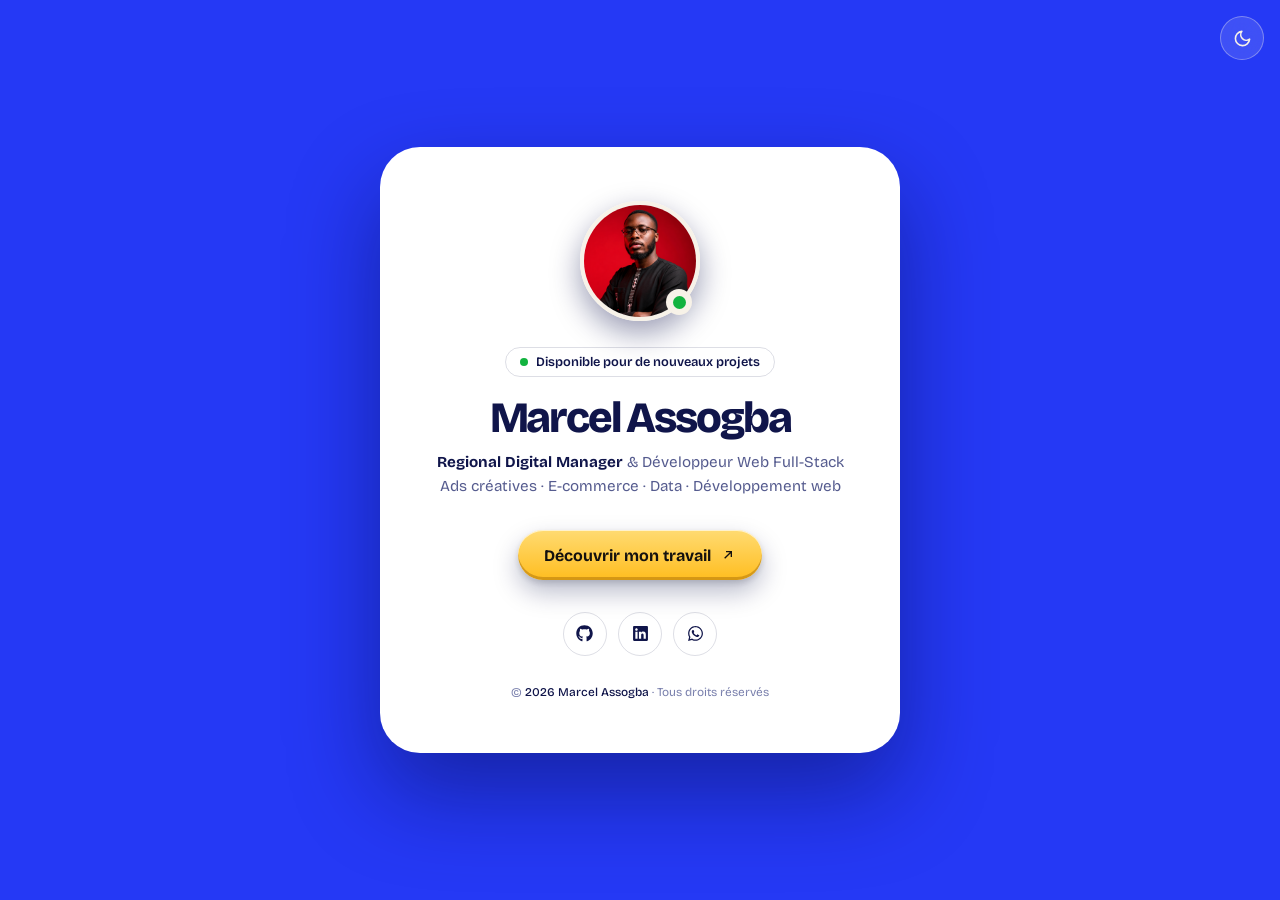
<file: index.html>
<!DOCTYPE html>
<html lang="fr">
<head>
<meta charset="UTF-8">
<meta name="viewport" content="width=device-width, initial-scale=1.0">
<meta name="google-site-verification" content="O0bhtNPA69iS7ykS3kBcWlcZECqZmTavfmtIj5uTno4" />
<title>Marcel Assogba — Regional Digital Manager & Créatif IA · Abidjan</title>
<meta name="description" content="Marcel Assogba, Regional Digital Manager à Abidjan : ads créatives pilotées par l'IA, e-commerce Shopify, data et développement web. Expérience Xiaomi & TECNO. Découvrez mon travail et mes résultats.">
<meta name="keywords" content="Marcel Assogba, Regional Digital Manager, digital manager Abidjan, marketing digital Côte d'Ivoire, ads créatives, Meta Ads, TikTok Ads, Google Ads, IA générative vidéo, e-commerce Shopify, développeur web React Next.js, Xiaomi, TECNO Mobile">
<meta name="author" content="Marcel Assogba">
<meta name="robots" content="index, follow, max-image-preview:large, max-snippet:-1">
<link rel="canonical" href="https://www.marcelassogba.com/">
<meta name="theme-color" content="#2539F5">
<meta name="geo.region" content="CI-AB">
<meta name="geo.placename" content="Abidjan, Côte d'Ivoire">
<meta name="geo.position" content="5.3599517;-4.0082563">
<meta name="ICBM" content="5.3599517, -4.0082563">
<meta property="og:type" content="website">
<meta property="og:site_name" content="Marcel Assogba">
<meta property="og:title" content="Marcel Assogba — Regional Digital Manager & Créatif IA">
<meta property="og:description" content="Ads créatives pilotées par l'IA, e-commerce Shopify, data & développement web. Expérience Xiaomi & TECNO · Abidjan.">
<meta property="og:url" content="https://www.marcelassogba.com/">
<meta property="og:locale" content="fr_FR">
<meta property="og:image" content="https://www.marcelassogba.com/images/marcel-portrait.jpg">
<meta property="og:image:alt" content="Marcel Assogba — Regional Digital Manager">
<meta name="twitter:card" content="summary_large_image">
<meta name="twitter:title" content="Marcel Assogba — Regional Digital Manager & Créatif IA">
<meta name="twitter:description" content="Ads créatives IA, e-commerce, data & dev web. Xiaomi & TECNO · Abidjan.">
<meta name="twitter:image" content="https://www.marcelassogba.com/images/marcel-portrait.jpg">
<link rel="icon" type="image/png" href="img/favicon.png?v=3" sizes="any">
<link rel="shortcut icon" type="image/png" href="img/favicon.png?v=3">
<link rel="apple-touch-icon" href="img/favicon.png?v=3">
<link rel="manifest" href="/manifest.json">
<link rel="preconnect" href="https://fonts.googleapis.com">
<link rel="preconnect" href="https://fonts.gstatic.com" crossorigin>
<link href="https://fonts.googleapis.com/css2?family=Bricolage+Grotesque:opsz,wght@12..96,400..800&display=swap" rel="stylesheet">
<script src="/js/theme.js"></script>
<script src="/js/cursor.js" defer></script>
<style>
*,*::before,*::after{margin:0;padding:0;box-sizing:border-box}
:root{
  --page:#2539F5;--white:#fff;--black:#FFC940;--ink:#10154a;
  --gray:#7a80ad;--muted:#565c8f;--green:#12b33f;--line:rgba(16,21,74,.14);
  --accent:#FFC940;--on-accent:#14110f;--cream:#F7F2E8;--dark:#10154a;
  --head:'Bricolage Grotesque','Inter',sans-serif;--body:'Bricolage Grotesque','Inter',sans-serif;--ease:cubic-bezier(.22,1,.36,1);
}
body{
  font-family:var(--body);font-optical-sizing:auto;background:var(--page);color:var(--ink);
  min-height:100dvh;display:flex;align-items:center;justify-content:center;
  padding:16px;-webkit-font-smoothing:antialiased;
}
.card{
  position:relative;text-align:center;width:100%;max-width:520px;
  background:var(--white);border-radius:40px;padding:3.4rem 2.6rem;
  box-shadow:0 40px 90px rgba(5,10,70,.45);
  transform-style:preserve-3d;transition:transform .25s ease-out,box-shadow .25s ease-out;
  animation:card-in .9s var(--ease) .1s both;
}
@keyframes card-in{from{opacity:0;transform:translateY(28px)}to{opacity:1;transform:none}}
.card>*{position:relative}

.avatar{width:120px;height:120px;margin:0 auto 1.6rem;position:relative;transform:translateZ(40px)}
.avatar img{width:100%;height:100%;border-radius:50%;object-fit:cover;border:4px solid var(--cream);
  box-shadow:0 12px 30px rgba(5,10,70,.4)}
.avatar .badge{position:absolute;bottom:6px;right:8px;width:26px;height:26px;border-radius:50%;
  background:var(--cream);display:flex;align-items:center;justify-content:center}
.avatar .badge::after{content:'';width:13px;height:13px;border-radius:50%;background:var(--green);
  box-shadow:0 0 0 0 rgba(18,179,63,.6);animation:ping 1.8s ease-out infinite}
@keyframes ping{100%{box-shadow:0 0 0 10px rgba(18,179,63,0)}}

.status{display:inline-flex;align-items:center;gap:.5rem;font-size:.8rem;font-weight:600;
  padding:.4rem .85rem;border:1px solid var(--line);border-radius:99px;margin-bottom:1.3rem;color:var(--ink)}
.status .dot{width:8px;height:8px;border-radius:50%;background:var(--green)}

h1{font-family:var(--head);font-weight:800;letter-spacing:-.05em;font-size:2.7rem;line-height:.95;
  margin-bottom:.7rem}
.role{color:var(--muted);font-size:.95rem;line-height:1.6;margin-bottom:2rem}
.role strong{color:var(--ink);font-weight:700}

.cta{display:inline-flex;align-items:center;gap:.6rem;background:linear-gradient(180deg,#ffdb72,#ffbd1f);color:var(--on-accent);
  font-family:var(--body);font-weight:700;font-size:1rem;padding:.95rem 1.6rem;border-radius:99px;
  border:0;cursor:pointer;text-decoration:none;box-shadow:inset 0 1px 0 rgba(255,255,255,.65),inset 0 -3px 0 rgba(150,92,0,.4),0 12px 26px rgba(5,10,70,.28),0 3px 6px rgba(0,0,0,.14);
  transition:transform .3s var(--ease),box-shadow .3s;margin-bottom:2rem}
.cta:hover{transform:translateY(-3px);filter:brightness(1.04);box-shadow:inset 0 1px 0 rgba(255,255,255,.7),inset 0 -3px 0 rgba(150,92,0,.4),0 20px 40px rgba(5,10,70,.36),0 5px 10px rgba(0,0,0,.18)}
.cta:active{transform:translateY(2px) scale(.99);box-shadow:inset 0 3px 7px rgba(150,92,0,.55),0 3px 8px rgba(5,10,70,.25)}
.cta svg{width:16px;height:16px;transition:transform .3s}
.cta:hover svg{transform:translate(3px,-3px)}

.socials{display:flex;gap:.7rem;justify-content:center}
.socials a{width:44px;height:44px;border-radius:50%;border:1px solid var(--line);
  display:flex;align-items:center;justify-content:center;color:var(--ink);transition:all .25s}
.socials a:hover{background:var(--page);color:var(--cream);border-color:var(--page);transform:translateY(-2px)}
.socials svg{width:17px;height:17px;fill:currentColor}

.foot{margin-top:1.8rem;font-size:.74rem;color:var(--gray)}
.foot span{color:var(--ink);font-weight:500}

/* thème sombre (mémorisé par js/theme.js) */
.theme-btn{position:fixed;top:16px;right:16px;z-index:10;width:44px;height:44px;border-radius:50%;border:1px solid rgba(247,242,232,.35);
  background:rgba(255,255,255,.12);color:var(--cream);display:flex;align-items:center;justify-content:center;cursor:pointer;
  backdrop-filter:blur(10px);transition:transform .25s var(--ease),background .25s}
.theme-btn:hover{transform:rotate(18deg) scale(1.06);background:rgba(255,255,255,.2)}
.theme-btn svg{width:19px;height:19px}
.theme-btn .i-sun{display:none}
[data-theme="dark"] .theme-btn .i-sun{display:block}
[data-theme="dark"] .theme-btn .i-moon{display:none}
[data-theme="dark"]{--page:#0b0d19;--white:#151829;--ink:#F7F2E8;--gray:#8f96c9;--muted:#b9bdd9;--line:rgba(247,242,232,.14)}
[data-theme="dark"] .card{box-shadow:0 40px 90px rgba(0,0,0,.6),0 0 0 1px var(--line)}
[data-theme="dark"] .socials a:hover{background:var(--cream);color:var(--dark);border-color:var(--cream)}

@media(max-width:480px){
  .card{padding:2.6rem 1.5rem;border-radius:30px}
  .avatar{width:100px;height:100px}
  h1{font-size:2rem}
  .role{font-size:.9rem}
}
@media(max-width:360px){
  .card{padding:2.2rem 1.1rem}
  h1{font-size:1.75rem}
  .socials a{width:40px;height:40px}
}
/* écrans courts (paysage mobile) : autoriser le défilement */
@media(max-height:620px){
  body{align-items:flex-start;overflow-y:auto}
  .card{margin:14px 0}
}
</style>
<script type="application/ld+json">
{
  "@context": "https://schema.org",
  "@graph": [
    {
      "@type": "Person",
      "@id": "https://www.marcelassogba.com/#marcel",
      "name": "Marcel Assogba",
      "givenName": "Marcel",
      "familyName": "Assogba",
      "jobTitle": "Regional Digital Manager",
      "description": "Regional Digital Manager & créatif IA à Abidjan : ads créatives pilotées par l'IA, e-commerce Shopify, data et développement web. Expérience Xiaomi et TECNO Mobile.",
      "url": "https://www.marcelassogba.com/",
      "image": "https://www.marcelassogba.com/images/marcel-portrait.jpg",
      "email": "mailto:marcelmedia01@gmail.com",
      "telephone": "+2250172480623",
      "worksFor": { "@type": "Organization", "name": "Xiaomi" },
      "alumniOf": { "@type": "Organization", "name": "TECNO Mobile" },
      "address": { "@type": "PostalAddress", "addressLocality": "Abidjan", "addressCountry": "CI" },
      "knowsAbout": ["Marketing digital","Ads créatives","Meta Ads","TikTok Ads","Google Ads","IA générative vidéo","E-commerce","Shopify","Développement web","React","Next.js"],
      "sameAs": [
        "https://github.com/Spartacusklaus45",
        "https://www.linkedin.com/in/marcel-assogba-080b72171/"
      ]
    },
    {
      "@type": "WebSite",
      "@id": "https://www.marcelassogba.com/#website",
      "url": "https://www.marcelassogba.com/",
      "name": "Marcel Assogba — Portfolio",
      "inLanguage": "fr",
      "publisher": { "@id": "https://www.marcelassogba.com/#marcel" }
    }
  ]
}
</script>
</head>
<body>
  <button class="theme-btn" type="button" data-theme-toggle aria-label="Passer au thème sombre" aria-pressed="false"><svg class="i-moon" viewBox="0 0 24 24" fill="none" stroke="currentColor" stroke-width="2" stroke-linecap="round" stroke-linejoin="round"><path d="M21 12.8A9 9 0 1 1 11.2 3a7 7 0 0 0 9.8 9.8z"/></svg><svg class="i-sun" viewBox="0 0 24 24" fill="none" stroke="currentColor" stroke-width="2" stroke-linecap="round" stroke-linejoin="round"><circle cx="12" cy="12" r="4"/><path d="M12 2v2M12 20v2M4.9 4.9l1.4 1.4M17.7 17.7l1.4 1.4M2 12h2M20 12h2M4.9 19.1l1.4-1.4M17.7 6.3l1.4-1.4"/></svg></button>
  <div class="card" id="card">
    <div class="avatar">
      <img src="images/marcel-portrait.jpg" alt="Marcel Assogba" loading="eager">
      <span class="badge" title="Disponible"></span>
    </div>

    <span class="status"><span class="dot"></span> Disponible pour de nouveaux projets</span>

    <h1>Marcel Assogba</h1>
    <p class="role">
      <strong>Regional Digital Manager</strong> &amp; Développeur Web Full-Stack<br>
      Ads créatives · E-commerce · Data · Développement web
    </p>

    <a class="cta" href="main.html" onclick="enterSite(event)" aria-label="Découvrir mon travail — portfolio de Marcel Assogba">
      Découvrir mon travail
      <svg viewBox="0 0 24 24" fill="none" stroke="currentColor" stroke-width="2"><path d="M7 17 17 7M9 7h8v8"/></svg>
    </a>

    <div class="socials">
      <a href="https://github.com/Spartacusklaus45" target="_blank" rel="noopener" aria-label="GitHub"><svg viewBox="0 0 496 512"><path d="M165.9 397.4c0 2-2.3 3.6-5.2 3.6-3.3.3-5.6-1.3-5.6-3.6 0-2 2.3-3.6 5.2-3.6 3-.3 5.6 1.3 5.6 3.6zm-31.1-4.5c-.7 2 1.3 4.3 4.3 4.9 2.6 1 5.6 0 6.2-2s-1.3-4.3-4.3-5.2c-2.6-.7-5.5.3-6.2 2.3zm44.2-1.7c-2.9.7-4.9 2.6-4.6 4.9.3 2 2.9 3.3 5.9 2.6 2.9-.7 4.9-2.6 4.6-4.6-.3-1.9-3-3.2-5.9-2.9zM244.8 8C106.1 8 0 113.3 0 252c0 110.9 69.8 205.8 169.5 239.2 12.8 2.3 17.3-5.6 17.3-12.1 0-6.2-.3-40.4-.3-61.4 0 0-70 15-84.7-29.8 0 0-11.4-29.1-27.8-36.6 0 0-22.9-15.7 1.6-15.4 0 0 24.9 2 38.6 25.8 21.9 38.6 58.6 27.5 72.9 20.9 2.3-16 8.8-27.1 16-33.7-55.9-6.2-112.3-14.3-112.3-110.5 0-27.5 7.6-41.3 23.6-58.9-2.6-6.5-11.1-33.3 2.6-67.9 20.9-6.5 69 27 69 27 20-5.6 41.5-8.5 62.8-8.5s42.8 2.9 62.8 8.5c0 0 48.1-33.6 69-27 13.7 34.7 5.2 61.4 2.6 67.9 16 17.7 25.8 31.5 25.8 58.9 0 96.5-58.9 104.2-114.8 110.5 9.2 7.9 17 22.9 17 46.4 0 33.7-.3 75.4-.3 83.6 0 6.5 4.6 14.4 17.3 12.1C428.2 457.8 496 362.9 496 252 496 113.3 389.5 8 244.8 8z"/></svg></a>
      <a href="https://www.linkedin.com/in/marcel-assogba-080b72171/" target="_blank" rel="noopener" aria-label="LinkedIn"><svg viewBox="0 0 448 512"><path d="M416 32H31.9C14.3 32 0 46.5 0 64.3v383.4C0 465.5 14.3 480 31.9 480H416c17.6 0 32-14.5 32-32.3V64.3c0-17.8-14.4-32.3-32-32.3zM135.4 416H69V202.2h66.5V416zm-33.2-243c-21.3 0-38.5-17.3-38.5-38.5S80.9 96 102.2 96c21.2 0 38.5 17.3 38.5 38.5 0 21.3-17.2 38.5-38.5 38.5zm282.1 243h-66.4V312c0-24.8-.5-56.7-34.5-56.7-34.6 0-39.9 27-39.9 54.9V416h-66.4V202.2h63.7v29.2h.9c8.9-16.8 30.6-34.5 62.9-34.5 67.2 0 79.7 44.3 79.7 101.9V416z"/></svg></a>
      <a href="https://wa.me/2250172480623" target="_blank" rel="noopener" aria-label="WhatsApp"><svg viewBox="0 0 448 512"><path d="M380.9 97.1C339 55.1 283.2 32 223.9 32c-122.4 0-222 99.6-222 222 0 39.1 10.2 77.3 29.6 111L0 480l117.7-30.9c32.4 17.7 68.9 27 106.1 27h.1c122.3 0 224.1-99.6 224.1-222 0-59.3-25.2-115-67.1-157zM223.9 438.7c-33.2 0-65.7-8.9-94-25.7l-6.7-4-69.8 18.3L72 359.2l-4.4-7c-18.5-29.4-28.2-63.3-28.2-98.2 0-101.7 82.8-184.5 184.6-184.5 49.3 0 95.6 19.2 130.4 54.1 34.8 34.9 56.2 81.2 56.1 130.5 0 101.8-84.9 184.6-186.6 184.6zm101.2-138.2c-5.5-2.8-32.8-16.2-37.9-18-5.1-1.9-8.8-2.8-12.5 2.8-3.7 5.6-14.3 18-17.6 21.8-3.2 3.7-6.5 4.2-12 1.4-32.6-16.3-54-29.1-75.5-66-5.7-9.8 5.7-9.1 16.3-30.3 1.8-3.7.9-6.9-.5-9.7-1.4-2.8-12.5-30.1-17.1-41.2-4.5-10.8-9.1-9.3-12.5-9.5-3.2-.2-6.9-.2-10.6-.2-3.7 0-9.7 1.4-14.8 6.9-5.1 5.6-19.4 19-19.4 46.3 0 27.3 19.9 53.7 22.6 57.4 2.8 3.7 39.1 59.7 94.8 83.8 35.2 15.2 49 16.5 66.6 13.9 10.7-1.6 32.8-13.4 37.4-26.4 4.6-13 4.6-24.1 3.2-26.4-1.3-2.3-5-3.7-10.5-6.5z"/></svg></a>
    </div>

    <p class="foot">© <span id="y"></span> <span>Marcel Assogba</span> · Tous droits réservés</p>
  </div>

<script>
document.getElementById('y').textContent=new Date().getFullYear();
const card=document.getElementById('card');
function enterSite(e){
  if(e&&e.preventDefault)e.preventDefault();
  card.style.transition='opacity .55s,transform .55s';
  card.style.opacity='0';card.style.transform='scale(.96) translateY(-16px)';
  setTimeout(()=>location.href='main.html',540);
}
/* tilt 3D (desktop) */
let ready=false;
card.addEventListener('animationend',()=>ready=true);
if(matchMedia('(hover:hover)').matches){
  card.addEventListener('mousemove',e=>{
    if(!ready)return;const r=card.getBoundingClientRect();
    const px=(e.clientX-r.left)/r.width-.5, py=(e.clientY-r.top)/r.height-.5;
    card.style.transform=`perspective(1100px) rotateY(${px*7}deg) rotateX(${-py*7}deg)`;
  });
  card.addEventListener('mouseleave',()=>{if(ready)card.style.transform='perspective(1100px)';});
}
const l=document.createElement('link');l.rel='prefetch';l.href='main.html';document.head.appendChild(l);
</script>
</body>
</html>
</file>
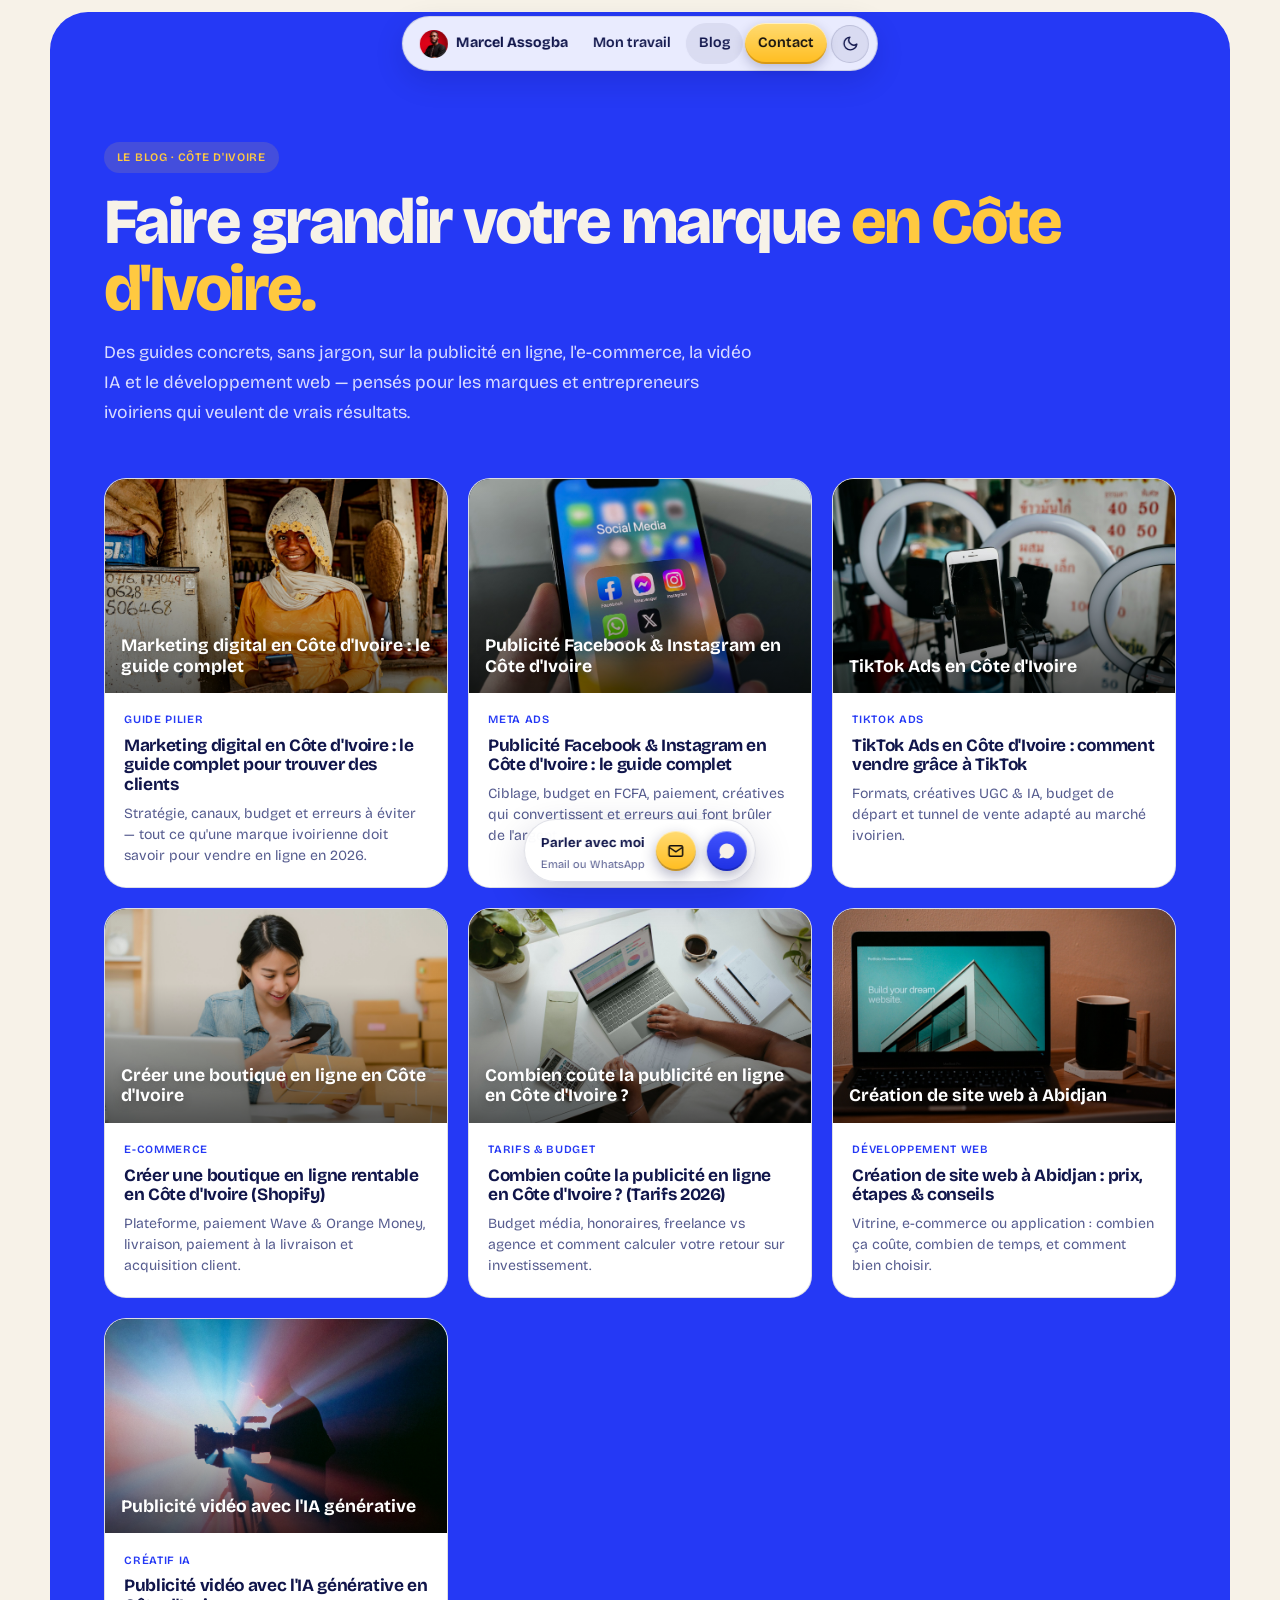
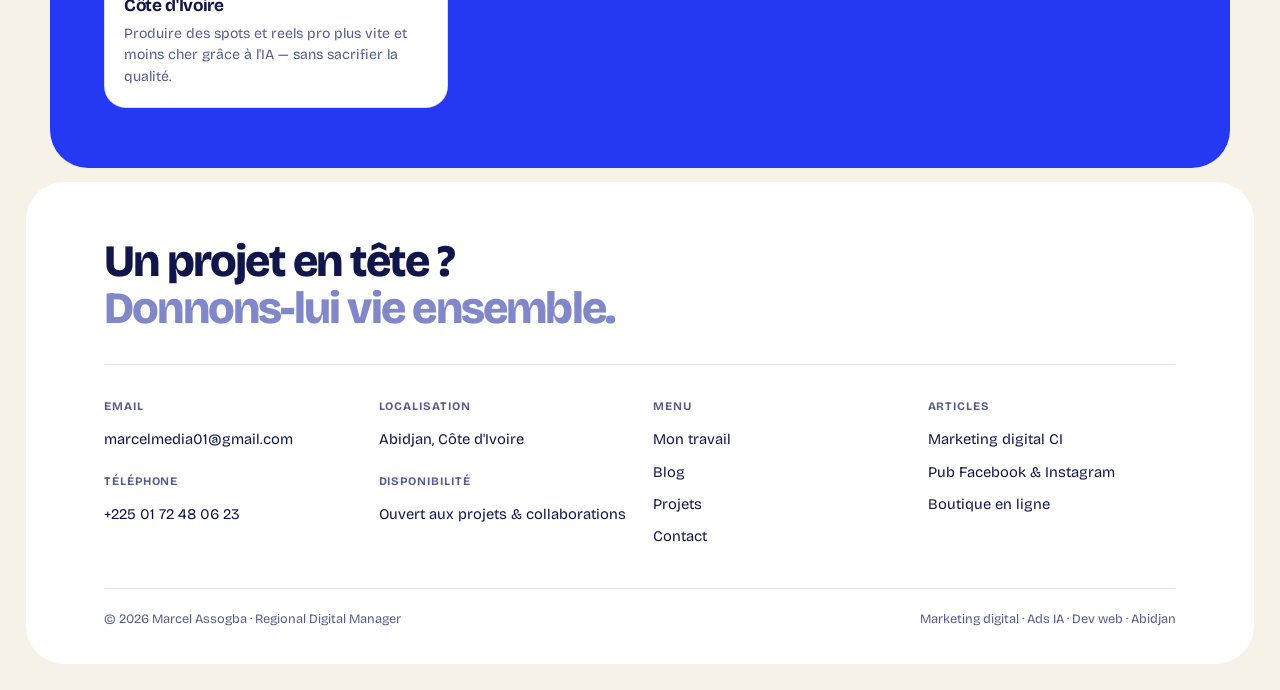
<file: blog.html>
<!DOCTYPE html>
<html lang="fr">
<head>
<meta charset="UTF-8">
<meta name="viewport" content="width=device-width, initial-scale=1.0">
<title>Blog — Marketing digital, Ads & E-commerce en Côte d'Ivoire | Marcel Assogba</title>
<meta name="description" content="Conseils concrets de Marcel Assogba sur le marketing digital en Côte d'Ivoire : publicité Facebook, TikTok Ads, e-commerce, création de site web à Abidjan, prix et stratégies pour trouver des clients.">
<meta name="keywords" content="blog marketing digital côte d'ivoire, publicité facebook abidjan, tiktok ads côte d'ivoire, créer boutique en ligne ci, prix publicité en ligne, création site web abidjan, agence marketing digital abidjan">
<meta name="author" content="Marcel Assogba">
<meta name="robots" content="index, follow, max-image-preview:large, max-snippet:-1">
<link rel="canonical" href="https://www.marcelassogba.com/blog">
<meta name="theme-color" content="#2539F5">
<meta name="geo.region" content="CI-AB"><meta name="geo.placename" content="Abidjan, Côte d'Ivoire">
<meta property="og:type" content="website">
<meta property="og:site_name" content="Marcel Assogba">
<meta property="og:title" content="Blog — Marketing digital & Ads en Côte d'Ivoire | Marcel Assogba">
<meta property="og:description" content="Conseils concrets pour faire grandir votre marque en Côte d'Ivoire : pub Facebook/TikTok, e-commerce, site web, prix et stratégies.">
<meta property="og:url" content="https://www.marcelassogba.com/blog">
<meta property="og:locale" content="fr_FR">
<meta property="og:image" content="https://www.marcelassogba.com/images/marcel-portrait.jpg">
<meta name="twitter:card" content="summary_large_image">
<meta name="twitter:title" content="Blog — Marketing digital & Ads en Côte d'Ivoire">
<meta name="twitter:description" content="Pub Facebook/TikTok, e-commerce, site web : conseils pour trouver des clients en CI.">
<meta name="twitter:image" content="https://www.marcelassogba.com/images/marcel-portrait.jpg">
<link rel="icon" type="image/png" href="img/favicon.png?v=3">
<link rel="manifest" href="/manifest.json">
<link rel="preconnect" href="https://fonts.googleapis.com">
<link rel="preconnect" href="https://fonts.gstatic.com" crossorigin>
<link href="https://fonts.googleapis.com/css2?family=Bricolage+Grotesque:opsz,wght@12..96,400..800&display=swap" rel="stylesheet">
<script src="/js/theme.js"></script>
<script src="/js/cursor.js" defer></script>
<link rel="stylesheet" href="/css/blog.css">
<script type="application/ld+json">
{
  "@context":"https://schema.org",
  "@graph":[
    {"@type":"Blog","@id":"https://www.marcelassogba.com/blog#blog","url":"https://www.marcelassogba.com/blog","name":"Blog — Marcel Assogba","inLanguage":"fr","description":"Marketing digital, publicité, e-commerce et développement web en Côte d'Ivoire.","publisher":{"@type":"Person","name":"Marcel Assogba","url":"https://www.marcelassogba.com/"}},
    {"@type":"BreadcrumbList","itemListElement":[
      {"@type":"ListItem","position":1,"name":"Accueil","item":"https://www.marcelassogba.com/"},
      {"@type":"ListItem","position":2,"name":"Blog","item":"https://www.marcelassogba.com/blog"}
    ]}
  ]
}
</script>
</head>
<body>

<nav class="nav">
  <a href="/" class="brand"><img src="/images/marcel-portrait.jpg" alt="Marcel Assogba"> Marcel Assogba</a>
  <div class="links" id="navlinks">
    <a href="/mon-travail">Mon travail</a>
    <a href="/blog" class="on">Blog</a>
    <a href="/mon-travail#contact" class="cta">Contact</a>
  </div>
  <button class="theme-btn" type="button" data-theme-toggle aria-label="Passer au thème sombre" aria-pressed="false"><svg class="i-moon" viewBox="0 0 24 24" fill="none" stroke="currentColor" stroke-width="2" stroke-linecap="round" stroke-linejoin="round"><path d="M21 12.8A9 9 0 1 1 11.2 3a7 7 0 0 0 9.8 9.8z"/></svg><svg class="i-sun" viewBox="0 0 24 24" fill="none" stroke="currentColor" stroke-width="2" stroke-linecap="round" stroke-linejoin="round"><circle cx="12" cy="12" r="4"/><path d="M12 2v2M12 20v2M4.9 4.9l1.4 1.4M17.7 17.7l1.4 1.4M2 12h2M20 12h2M4.9 19.1l1.4-1.4M17.7 6.3l1.4-1.4"/></svg></button>
  <button class="burger" id="burger" aria-label="Menu"><span></span></button>
</nav>

<div class="contact-pill">
  <div><b>Parler avec moi</b><small>Email ou WhatsApp</small></div>
  <a class="ic mail" href="mailto:marcelmedia01@gmail.com" aria-label="Email"><svg viewBox="0 0 24 24" fill="none" stroke="currentColor" stroke-width="2"><rect x="3" y="5" width="18" height="14" rx="2"/><path d="m3 7 9 6 9-6"/></svg></a>
  <a class="ic wa" href="https://wa.me/2250172480623" target="_blank" rel="noopener" aria-label="WhatsApp"><svg viewBox="0 0 24 24" fill="currentColor"><path d="M17.5 14.4c-.3-.2-1.7-.9-2-1-.3-.1-.4-.1-.6.1-.2.3-.6.9-.8 1.1-.1.2-.3.2-.5.1-.3-.1-1.2-.5-2.3-1.4-.9-.8-1.4-1.7-1.6-2-.2-.3 0-.4.1-.6l.4-.5c.1-.2.2-.3.3-.5 0-.2 0-.4-.1-.5l-.8-2c-.2-.5-.4-.4-.6-.4h-.5c-.2 0-.5.1-.7.3-.3.3-1 .9-1 2.3s1 2.7 1.2 2.9c.1.2 2 3.1 4.9 4.3.7.3 1.2.5 1.6.6.7.2 1.3.2 1.8.1.5-.1 1.7-.7 1.9-1.4.2-.6.2-1.2.2-1.3-.1-.1-.3-.2-.6-.3M12 2a10 10 0 0 0-8.6 15l-1.4 5 5.2-1.3A10 10 0 1 0 12 2"/></svg></a>
</div>

<div class="shell">
  <section class="blog-hero">
    <div class="wrap-wide">
      <span class="chip reveal">Le blog · Côte d'Ivoire</span>
      <h1 class="reveal">Faire grandir votre marque <span class="accent">en Côte d'Ivoire.</span></h1>
      <p class="reveal">Des guides concrets, sans jargon, sur la publicité en ligne, l'e-commerce, la vidéo IA et le développement web — pensés pour les marques et entrepreneurs ivoiriens qui veulent de vrais résultats.</p>
    </div>
  </section>

  <section style="padding:30px 0 60px">
    <div class="wrap-wide">
      <div class="cards">

        <a class="card reveal" href="/marketing-digital-cote-divoire">
          <div class="thumb"><img class="ph" src="/images/blog/art-marketing.jpg" alt="Commerçante ivoirienne qui utilise son smartphone pour vendre en ligne" loading="lazy"><span>Marketing digital en Côte d'Ivoire : le guide complet</span></div>
          <div class="body"><div class="cat">Guide pilier</div><h3>Marketing digital en Côte d'Ivoire : le guide complet pour trouver des clients</h3><p>Stratégie, canaux, budget et erreurs à éviter — tout ce qu'une marque ivoirienne doit savoir pour vendre en ligne en 2026.</p></div>
        </a>

        <a class="card g2 reveal" href="/publicite-facebook-instagram-cote-divoire">
          <div class="thumb"><img class="ph" src="/images/blog/art-meta.jpg" alt="Smartphone affichant les applications Facebook, Instagram et WhatsApp" loading="lazy"><span>Publicité Facebook &amp; Instagram en Côte d'Ivoire</span></div>
          <div class="body"><div class="cat">Meta Ads</div><h3>Publicité Facebook &amp; Instagram en Côte d'Ivoire : le guide complet</h3><p>Ciblage, budget en FCFA, paiement, créatives qui convertissent et erreurs qui font brûler de l'argent.</p></div>
        </a>

        <a class="card g5 reveal" href="/tiktok-ads-cote-divoire">
          <div class="thumb"><img class="ph" src="/images/blog/art-tiktok.jpg" alt="Smartphone sur trépied avec anneaux lumineux pour tourner une vidéo TikTok" loading="lazy"><span>TikTok Ads en Côte d'Ivoire</span></div>
          <div class="body"><div class="cat">TikTok Ads</div><h3>TikTok Ads en Côte d'Ivoire : comment vendre grâce à TikTok</h3><p>Formats, créatives UGC &amp; IA, budget de départ et tunnel de vente adapté au marché ivoirien.</p></div>
        </a>

        <a class="card g3 reveal" href="/creer-boutique-en-ligne-cote-divoire">
          <div class="thumb"><img class="ph" src="/images/blog/art-boutique.jpg" alt="Vendeuse en ligne qui prépare ses colis avec son téléphone et son ordinateur" loading="lazy"><span>Créer une boutique en ligne en Côte d'Ivoire</span></div>
          <div class="body"><div class="cat">E-commerce</div><h3>Créer une boutique en ligne rentable en Côte d'Ivoire (Shopify)</h3><p>Plateforme, paiement Wave &amp; Orange Money, livraison, paiement à la livraison et acquisition client.</p></div>
        </a>

        <a class="card g5 reveal" href="/prix-publicite-en-ligne-cote-divoire">
          <div class="thumb"><img class="ph" src="/images/blog/art-prix.jpg" alt="Calcul d'un budget publicitaire avec ordinateur portable et calculatrice" loading="lazy"><span>Combien coûte la publicité en ligne en Côte d'Ivoire ?</span></div>
          <div class="body"><div class="cat">Tarifs &amp; budget</div><h3>Combien coûte la publicité en ligne en Côte d'Ivoire ? (Tarifs 2026)</h3><p>Budget média, honoraires, freelance vs agence et comment calculer votre retour sur investissement.</p></div>
        </a>

        <a class="card g4 reveal" href="/creation-site-web-abidjan">
          <div class="thumb"><img class="ph" src="/images/blog/art-siteweb.jpg" alt="Ordinateur portable affichant un site web moderne" loading="lazy"><span>Création de site web à Abidjan</span></div>
          <div class="body"><div class="cat">Développement web</div><h3>Création de site web à Abidjan : prix, étapes &amp; conseils</h3><p>Vitrine, e-commerce ou application : combien ça coûte, combien de temps, et comment bien choisir.</p></div>
        </a>

        <a class="card g6 reveal" href="/publicite-video-ia-cote-divoire">
          <div class="thumb"><img class="ph" src="/images/blog/art-video-ia.jpg" alt="Caméra sur trépied en plein tournage d'un spot publicitaire" loading="lazy"><span>Publicité vidéo avec l'IA générative</span></div>
          <div class="body"><div class="cat">Créatif IA</div><h3>Publicité vidéo avec l'IA générative en Côte d'Ivoire</h3><p>Produire des spots et reels pro plus vite et moins cher grâce à l'IA — sans sacrifier la qualité.</p></div>
        </a>

      </div>
    </div>
  </section>
</div>

<footer class="footer">
  <div class="wrap-wide">
    <h2>Un projet en tête ?<br><span class="dim">Donnons-lui vie ensemble.</span></h2>
    <div class="footer-cols">
      <div><h5>Email</h5><a href="mailto:marcelmedia01@gmail.com">marcelmedia01@gmail.com</a><h5 style="margin-top:1.2rem">Téléphone</h5><a href="https://wa.me/2250172480623" target="_blank" rel="noopener">+225 01 72 48 06 23</a></div>
      <div><h5>Localisation</h5><p>Abidjan, Côte d'Ivoire</p><h5 style="margin-top:1.2rem">Disponibilité</h5><p>Ouvert aux projets &amp; collaborations</p></div>
      <div><h5>Menu</h5><a href="/mon-travail">Mon travail</a><a href="/blog">Blog</a><a href="/mon-travail#projets">Projets</a><a href="/mon-travail#contact">Contact</a></div>
      <div><h5>Articles</h5><a href="/marketing-digital-cote-divoire">Marketing digital CI</a><a href="/publicite-facebook-instagram-cote-divoire">Pub Facebook &amp; Instagram</a><a href="/creer-boutique-en-ligne-cote-divoire">Boutique en ligne</a></div>
    </div>
    <div class="footer-bottom"><span>© 2026 Marcel Assogba · Regional Digital Manager</span><span>Marketing digital · Ads IA · Dev web · Abidjan</span></div>
  </div>
</footer>

<script>
const burger=document.getElementById('burger'),navlinks=document.getElementById('navlinks');
burger.addEventListener('click',()=>navlinks.classList.toggle('on'));
const io=new IntersectionObserver((es)=>{es.forEach(e=>{if(e.isIntersecting){e.target.classList.add('in');io.unobserve(e.target);}});},{threshold:.1});
document.querySelectorAll('.reveal').forEach((el,i)=>{el.style.transitionDelay=Math.min(i%3*80,240)+'ms';io.observe(el);});
/* filet de sécurité : tout afficher si le JS/observer tarde */
setTimeout(function(){document.querySelectorAll('.reveal:not(.in)').forEach(function(e){e.classList.add('in');});},1400);
</script>
</body>
</html>
</file>
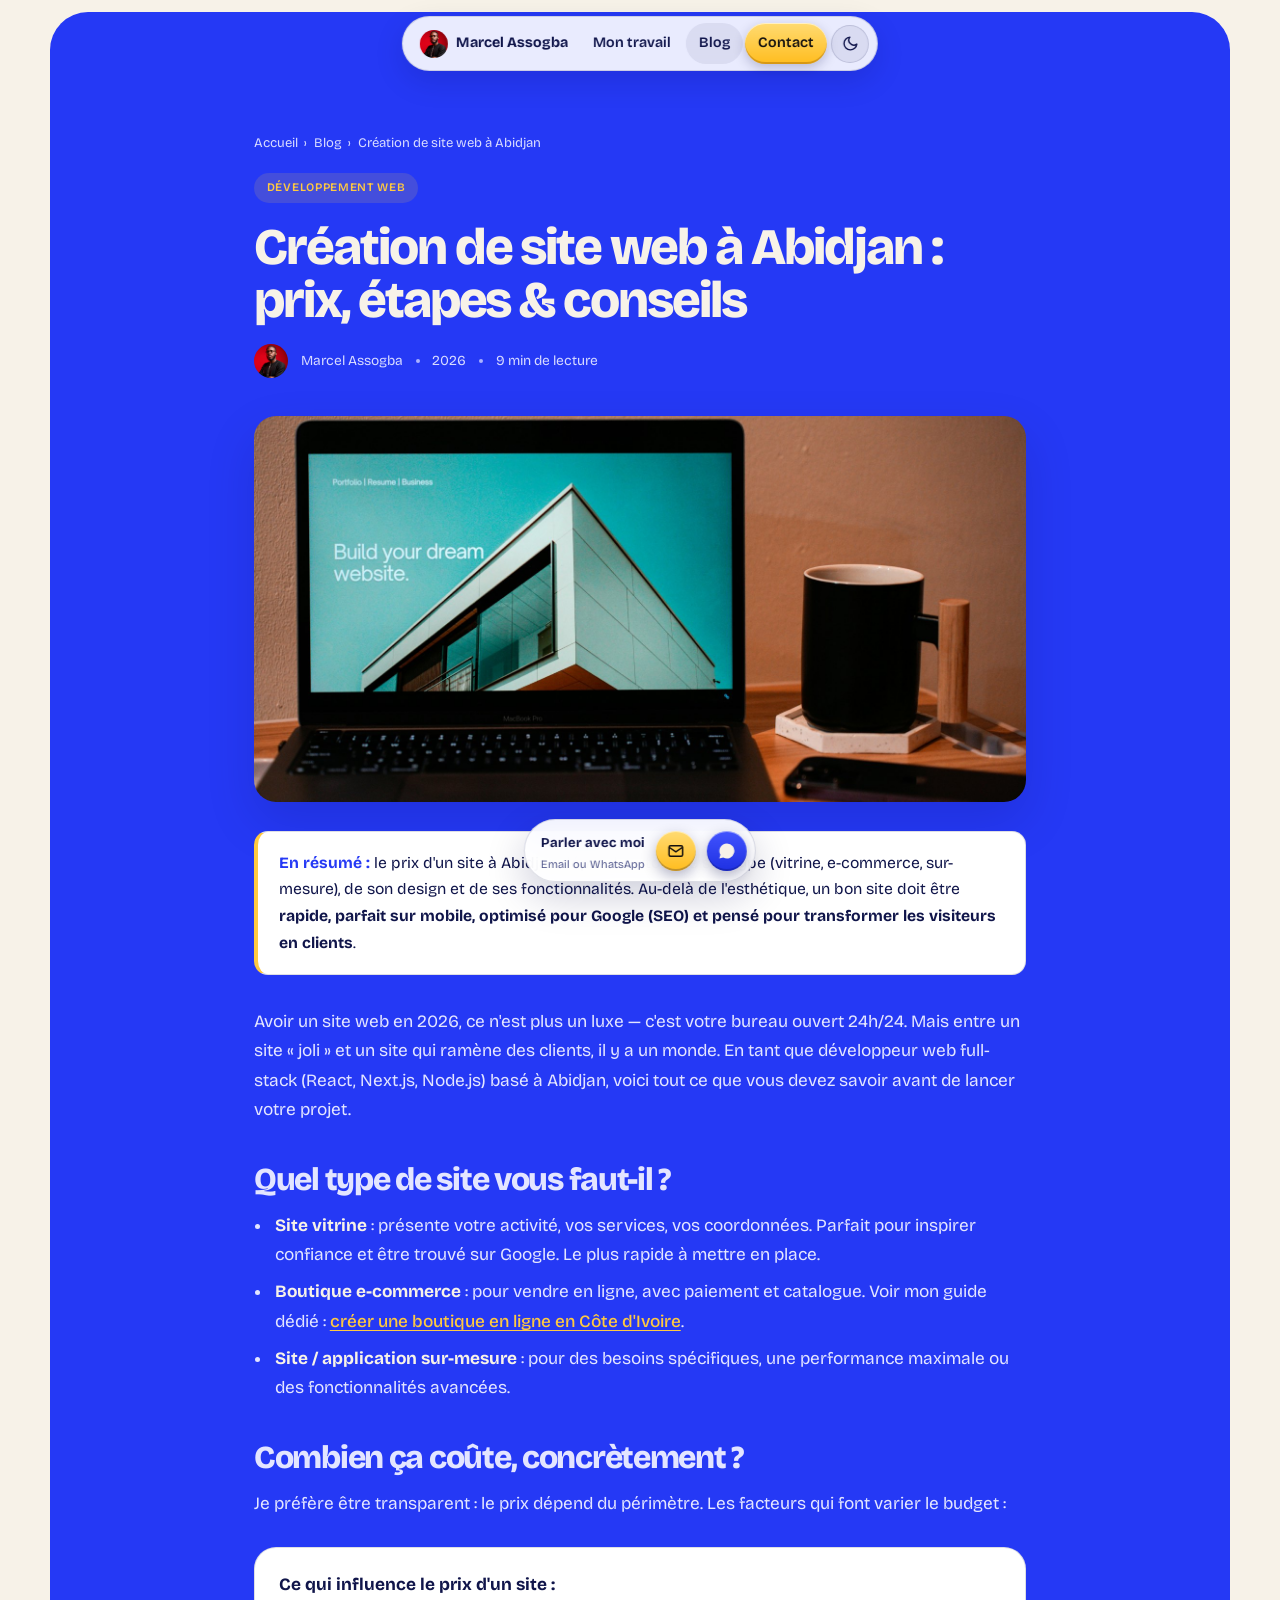
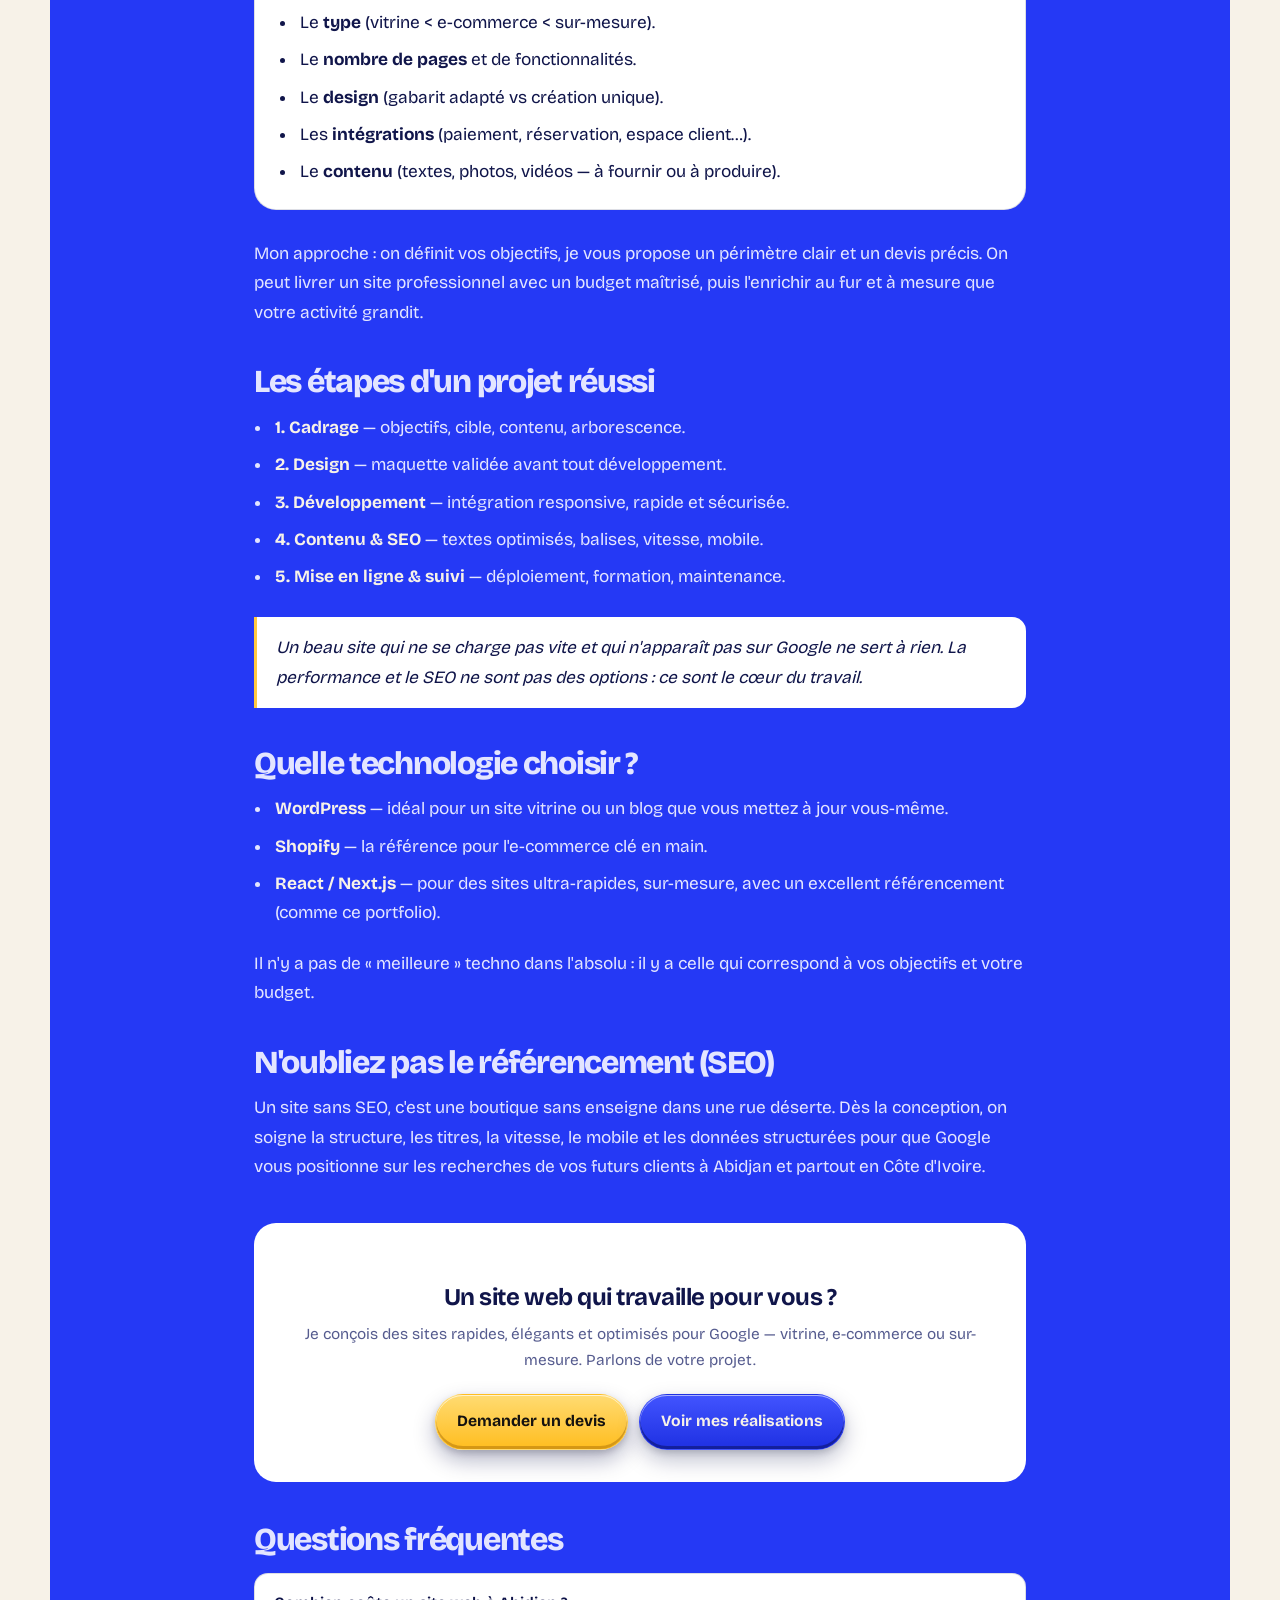
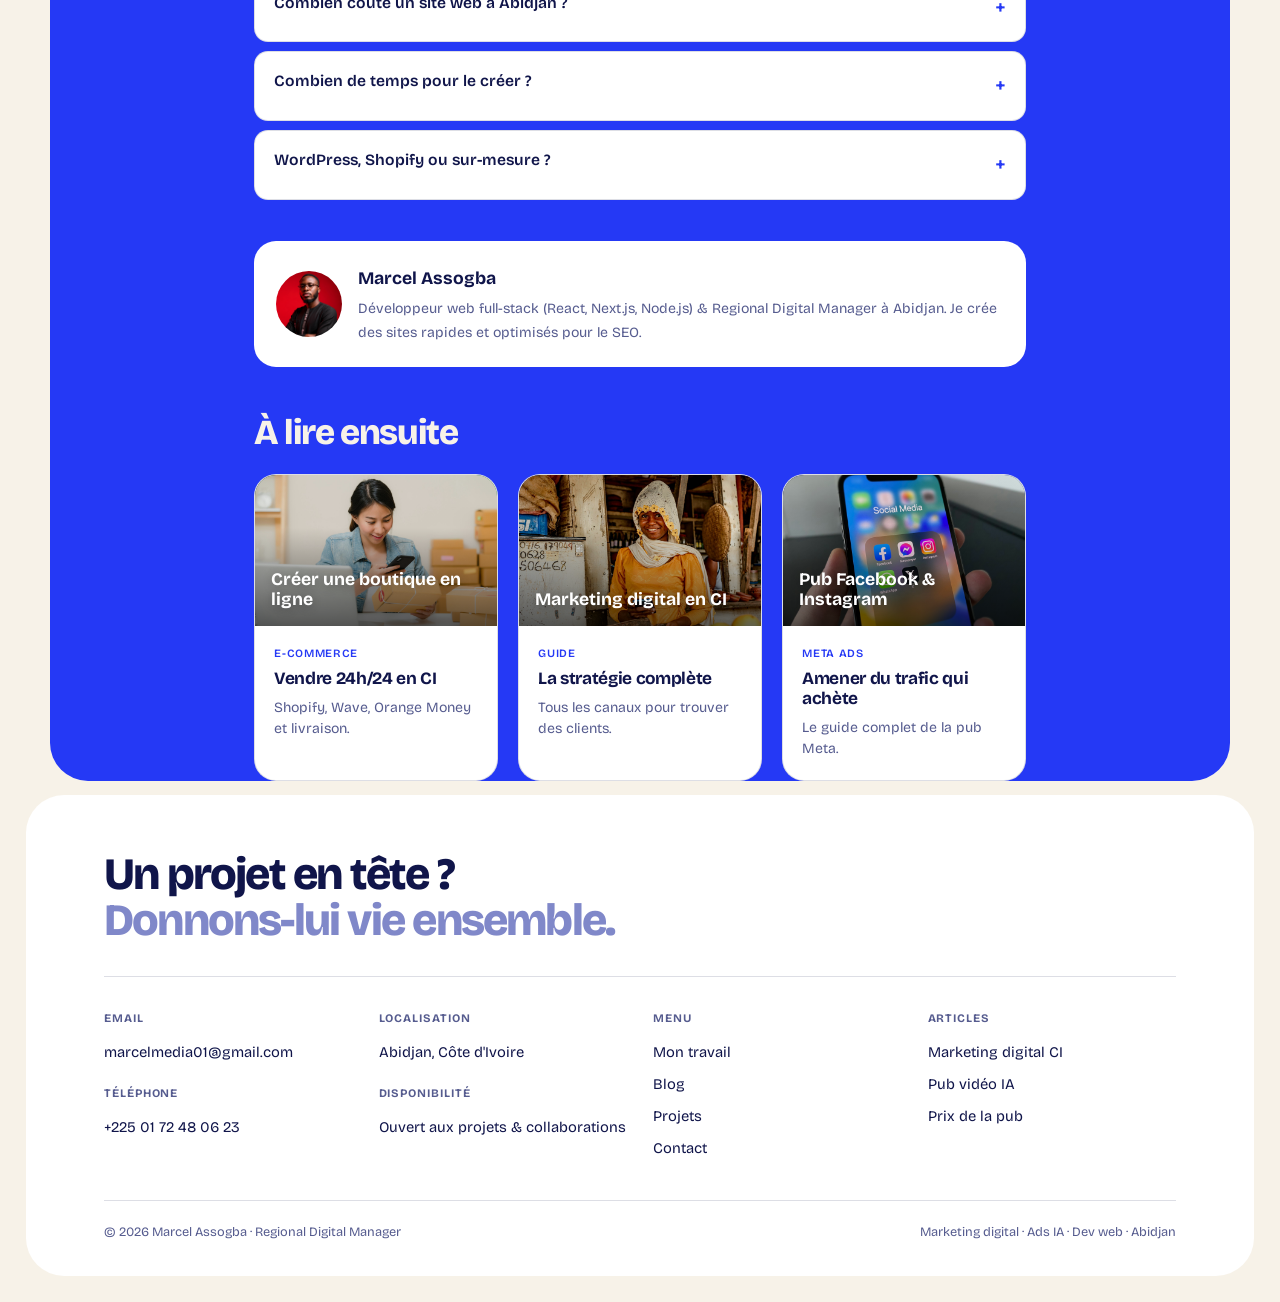
<file: creation-site-web-abidjan.html>
<!DOCTYPE html>
<html lang="fr">
<head>
<meta charset="UTF-8">
<meta name="viewport" content="width=device-width, initial-scale=1.0">
<title>Création de site web à Abidjan : prix, étapes & conseils (2026)</title>
<meta name="description" content="Création de site web à Abidjan : types de sites, prix en FCFA, étapes du projet, technologies (React, Next.js, WordPress, Shopify) et SEO. Guide par Marcel Assogba, développeur web en Côte d'Ivoire.">
<meta name="keywords" content="création site web abidjan, prix site internet côte d'ivoire, développeur web abidjan, créer un site web côte d'ivoire, agence web abidjan, site vitrine e-commerce ci, refonte site web">
<meta name="author" content="Marcel Assogba">
<meta name="robots" content="index, follow, max-image-preview:large, max-snippet:-1">
<link rel="canonical" href="https://www.marcelassogba.com/creation-site-web-abidjan">
<meta name="theme-color" content="#2539F5">
<meta name="geo.region" content="CI-AB"><meta name="geo.placename" content="Abidjan, Côte d'Ivoire">
<meta property="og:type" content="article">
<meta property="og:site_name" content="Marcel Assogba">
<meta property="og:title" content="Création de site web à Abidjan : prix, étapes & conseils">
<meta property="og:description" content="Types de sites, prix en FCFA, étapes, technologies et SEO pour réussir votre site en Côte d'Ivoire.">
<meta property="og:url" content="https://www.marcelassogba.com/creation-site-web-abidjan">
<meta property="og:locale" content="fr_FR">
<meta property="og:image" content="https://www.marcelassogba.com/images/blog/art-siteweb.jpg">
<meta property="article:published_time" content="2026-10-02">
<meta name="twitter:card" content="summary_large_image">
<meta name="twitter:title" content="Création de site web à Abidjan : prix, étapes & conseils">
<meta name="twitter:description" content="Prix FCFA, étapes, technologies et SEO pour votre site web en CI.">
<meta name="twitter:image" content="https://www.marcelassogba.com/images/blog/art-siteweb.jpg">
<link rel="icon" type="image/png" href="img/favicon.png?v=3">
<link rel="manifest" href="/manifest.json">
<link rel="preconnect" href="https://fonts.googleapis.com"><link rel="preconnect" href="https://fonts.gstatic.com" crossorigin><link href="https://fonts.googleapis.com/css2?family=Bricolage+Grotesque:opsz,wght@12..96,400..800&display=swap" rel="stylesheet">
<script src="/js/theme.js"></script>
<script src="/js/cursor.js" defer></script>
<link rel="stylesheet" href="/css/blog.css">
<script type="application/ld+json">
{
 "@context":"https://schema.org",
 "@graph":[
  {"@type":"Article","headline":"Création de site web à Abidjan : prix, étapes & conseils (2026)","description":"Types de sites, prix en FCFA, étapes du projet, technologies (React, Next.js, WordPress, Shopify) et SEO pour un site web réussi en Côte d'Ivoire.","inLanguage":"fr","datePublished":"2026-10-02","dateModified":"2026-10-02","image":"https://www.marcelassogba.com/images/blog/art-siteweb.jpg","mainEntityOfPage":"https://www.marcelassogba.com/creation-site-web-abidjan","author":{"@type":"Person","name":"Marcel Assogba","url":"https://www.marcelassogba.com/","jobTitle":"Regional Digital Manager"},"publisher":{"@type":"Person","name":"Marcel Assogba"}},
  {"@type":"BreadcrumbList","itemListElement":[
   {"@type":"ListItem","position":1,"name":"Accueil","item":"https://www.marcelassogba.com/"},
   {"@type":"ListItem","position":2,"name":"Blog","item":"https://www.marcelassogba.com/blog"},
   {"@type":"ListItem","position":3,"name":"Création de site web à Abidjan","item":"https://www.marcelassogba.com/creation-site-web-abidjan"}
  ]},
  {"@type":"FAQPage","mainEntity":[
   {"@type":"Question","name":"Combien coûte un site web à Abidjan ?","acceptedAnswer":{"@type":"Answer","text":"Le prix dépend du type de site. Un site vitrine simple coûte moins qu'une boutique e-commerce ou une application sur mesure. Le vrai facteur de prix, ce sont les fonctionnalités, le design et le nombre de pages. On peut livrer un site professionnel avec un budget maîtrisé, puis le faire évoluer."}},
   {"@type":"Question","name":"Combien de temps pour créer un site ?","acceptedAnswer":{"@type":"Answer","text":"Un site vitrine peut être prêt en quelques jours à deux semaines. Une boutique e-commerce ou un projet sur mesure prend davantage, selon le contenu et les intégrations. Un planning clair est défini dès le départ."}},
   {"@type":"Question","name":"Vaut-il mieux WordPress, Shopify ou du sur-mesure ?","acceptedAnswer":{"@type":"Answer","text":"WordPress est idéal pour un site vitrine ou un blog, Shopify pour une boutique e-commerce, et le sur-mesure (React/Next.js) pour une performance maximale ou des besoins spécifiques. Le choix dépend de vos objectifs et de votre budget."}}
  ]}
 ]
}
</script>
</head>
<body>

<nav class="nav">
  <a href="/" class="brand"><img src="/images/marcel-portrait.jpg" alt="Marcel Assogba"> Marcel Assogba</a>
  <div class="links" id="navlinks">
    <a href="/mon-travail">Mon travail</a>
    <a href="/blog" class="on">Blog</a>
    <a href="/mon-travail#contact" class="cta">Contact</a>
  </div>
  <button class="theme-btn" type="button" data-theme-toggle aria-label="Passer au thème sombre" aria-pressed="false"><svg class="i-moon" viewBox="0 0 24 24" fill="none" stroke="currentColor" stroke-width="2" stroke-linecap="round" stroke-linejoin="round"><path d="M21 12.8A9 9 0 1 1 11.2 3a7 7 0 0 0 9.8 9.8z"/></svg><svg class="i-sun" viewBox="0 0 24 24" fill="none" stroke="currentColor" stroke-width="2" stroke-linecap="round" stroke-linejoin="round"><circle cx="12" cy="12" r="4"/><path d="M12 2v2M12 20v2M4.9 4.9l1.4 1.4M17.7 17.7l1.4 1.4M2 12h2M20 12h2M4.9 19.1l1.4-1.4M17.7 6.3l1.4-1.4"/></svg></button>
  <button class="burger" id="burger" aria-label="Menu"><span></span></button>
</nav>

<div class="contact-pill">
  <div><b>Parler avec moi</b><small>Email ou WhatsApp</small></div>
  <a class="ic mail" href="mailto:marcelmedia01@gmail.com" aria-label="Email"><svg viewBox="0 0 24 24" fill="none" stroke="currentColor" stroke-width="2"><rect x="3" y="5" width="18" height="14" rx="2"/><path d="m3 7 9 6 9-6"/></svg></a>
  <a class="ic wa" href="https://wa.me/2250172480623" target="_blank" rel="noopener" aria-label="WhatsApp"><svg viewBox="0 0 24 24" fill="currentColor"><path d="M17.5 14.4c-.3-.2-1.7-.9-2-1-.3-.1-.4-.1-.6.1-.2.3-.6.9-.8 1.1-.1.2-.3.2-.5.1-.3-.1-1.2-.5-2.3-1.4-.9-.8-1.4-1.7-1.6-2-.2-.3 0-.4.1-.6l.4-.5c.1-.2.2-.3.3-.5 0-.2 0-.4-.1-.5l-.8-2c-.2-.5-.4-.4-.6-.4h-.5c-.2 0-.5.1-.7.3-.3.3-1 .9-1 2.3s1 2.7 1.2 2.9c.1.2 2 3.1 4.9 4.3.7.3 1.2.5 1.6.6.7.2 1.3.2 1.8.1.5-.1 1.7-.7 1.9-1.4.2-.6.2-1.2.2-1.3-.1-.1-.3-.2-.6-.3M12 2a10 10 0 0 0-8.6 15l-1.4 5 5.2-1.3A10 10 0 1 0 12 2"/></svg></a>
</div>

<div class="shell">
  <article>
    <div class="wrap">
      <nav class="crumb"><a href="/">Accueil</a><span>›</span><a href="/blog">Blog</a><span>›</span>Création de site web à Abidjan</nav>
      <header class="post-head">
        <span class="chip">Développement web</span>
        <h1>Création de site web à Abidjan : prix, étapes &amp; conseils</h1>
        <div class="post-meta"><img src="/images/marcel-portrait.jpg" alt="Marcel Assogba"><span>Marcel Assogba</span><span class="dot"></span><span>2026</span><span class="dot"></span><span>9 min de lecture</span></div>
      </header>
      <div class="post-cover"><img src="/images/blog/art-siteweb.jpg" alt="Ordinateur portable affichant un site web moderne"></div>

      <div class="post-body">
        <div class="tldr"><b>En résumé :</b> le prix d'un site à Abidjan dépend surtout de son type (vitrine, e-commerce, sur-mesure), de son design et de ses fonctionnalités. Au-delà de l'esthétique, un bon site doit être <strong>rapide, parfait sur mobile, optimisé pour Google (SEO) et pensé pour transformer les visiteurs en clients</strong>.</div>

        <p>Avoir un site web en 2026, ce n'est plus un luxe — c'est votre bureau ouvert 24h/24. Mais entre un site « joli » et un site qui ramène des clients, il y a un monde. En tant que développeur web full-stack (React, Next.js, Node.js) basé à Abidjan, voici tout ce que vous devez savoir avant de lancer votre projet.</p>

        <h2>Quel type de site vous faut-il ?</h2>
        <ul>
          <li><strong>Site vitrine</strong> : présente votre activité, vos services, vos coordonnées. Parfait pour inspirer confiance et être trouvé sur Google. Le plus rapide à mettre en place.</li>
          <li><strong>Boutique e-commerce</strong> : pour vendre en ligne, avec paiement et catalogue. Voir mon guide dédié : <a href="/creer-boutique-en-ligne-cote-divoire">créer une boutique en ligne en Côte d'Ivoire</a>.</li>
          <li><strong>Site / application sur-mesure</strong> : pour des besoins spécifiques, une performance maximale ou des fonctionnalités avancées.</li>
        </ul>

        <h2>Combien ça coûte, concrètement ?</h2>
        <p>Je préfère être transparent : le prix dépend du périmètre. Les facteurs qui font varier le budget :</p>
        <div class="key-box"><b>Ce qui influence le prix d'un site :</b>
        <ul>
          <li>Le <strong>type</strong> (vitrine &lt; e-commerce &lt; sur-mesure).</li>
          <li>Le <strong>nombre de pages</strong> et de fonctionnalités.</li>
          <li>Le <strong>design</strong> (gabarit adapté vs création unique).</li>
          <li>Les <strong>intégrations</strong> (paiement, réservation, espace client…).</li>
          <li>Le <strong>contenu</strong> (textes, photos, vidéos — à fournir ou à produire).</li>
        </ul></div>
        <p>Mon approche : on définit vos objectifs, je vous propose un périmètre clair et un devis précis. On peut livrer un site professionnel avec un budget maîtrisé, puis l'enrichir au fur et à mesure que votre activité grandit.</p>

        <h2>Les étapes d'un projet réussi</h2>
        <ul>
          <li><strong>1. Cadrage</strong> — objectifs, cible, contenu, arborescence.</li>
          <li><strong>2. Design</strong> — maquette validée avant tout développement.</li>
          <li><strong>3. Développement</strong> — intégration responsive, rapide et sécurisée.</li>
          <li><strong>4. Contenu & SEO</strong> — textes optimisés, balises, vitesse, mobile.</li>
          <li><strong>5. Mise en ligne & suivi</strong> — déploiement, formation, maintenance.</li>
        </ul>

        <blockquote>Un beau site qui ne se charge pas vite et qui n'apparaît pas sur Google ne sert à rien. La performance et le SEO ne sont pas des options : ce sont le cœur du travail.</blockquote>

        <h2>Quelle technologie choisir ?</h2>
        <ul>
          <li><strong>WordPress</strong> — idéal pour un site vitrine ou un blog que vous mettez à jour vous-même.</li>
          <li><strong>Shopify</strong> — la référence pour l'e-commerce clé en main.</li>
          <li><strong>React / Next.js</strong> — pour des sites ultra-rapides, sur-mesure, avec un excellent référencement (comme ce portfolio).</li>
        </ul>
        <p>Il n'y a pas de « meilleure » techno dans l'absolu : il y a celle qui correspond à vos objectifs et votre budget.</p>

        <h2>N'oubliez pas le référencement (SEO)</h2>
        <p>Un site sans SEO, c'est une boutique sans enseigne dans une rue déserte. Dès la conception, on soigne la structure, les titres, la vitesse, le mobile et les données structurées pour que Google vous positionne sur les recherches de vos futurs clients à Abidjan et partout en Côte d'Ivoire.</p>

        <div class="cta-box">
          <h3>Un site web qui travaille pour vous ?</h3>
          <p>Je conçois des sites rapides, élégants et optimisés pour Google — vitrine, e-commerce ou sur-mesure. Parlons de votre projet.</p>
          <div class="btns">
            <a class="btn btn-accent" href="https://wa.me/2250172480623" target="_blank" rel="noopener">Demander un devis</a>
            <a class="btn btn-light" href="/mon-travail">Voir mes réalisations</a>
          </div>
        </div>

        <div class="post-faq">
          <h2>Questions fréquentes</h2>
          <details class="acc"><summary>Combien coûte un site web à Abidjan ?</summary><div class="a">Cela dépend du type (vitrine, e-commerce, sur-mesure), du design et des fonctionnalités. On peut livrer un site professionnel avec un budget maîtrisé, puis le faire évoluer.</div></details>
          <details class="acc"><summary>Combien de temps pour le créer ?</summary><div class="a">Un site vitrine : de quelques jours à deux semaines. Une boutique e-commerce ou un projet sur mesure : davantage, selon le contenu et les intégrations. Un planning clair est fixé dès le départ.</div></details>
          <details class="acc"><summary>WordPress, Shopify ou sur-mesure ?</summary><div class="a">WordPress pour une vitrine/un blog, Shopify pour l'e-commerce, le sur-mesure (React/Next.js) pour la performance maximale ou des besoins spécifiques. Le choix dépend de vos objectifs et de votre budget.</div></details>
        </div>

        <div class="author"><img src="/images/marcel-portrait.jpg" alt="Marcel Assogba"><div><b>Marcel Assogba</b><p>Développeur web full-stack (React, Next.js, Node.js) & Regional Digital Manager à Abidjan. Je crée des sites rapides et optimisés pour le SEO.</p></div></div>
      </div>

      <h2 class="sec-title" style="margin-top:3rem">À lire ensuite</h2>
      <div class="cards">
        <a class="card g3" href="/creer-boutique-en-ligne-cote-divoire"><div class="thumb"><img class="ph" src="/images/blog/art-boutique.jpg" alt="Vendeuse en ligne qui prépare ses colis avec son téléphone et son ordinateur" loading="lazy"><span>Créer une boutique en ligne</span></div><div class="body"><div class="cat">E-commerce</div><h3>Vendre 24h/24 en CI</h3><p>Shopify, Wave, Orange Money et livraison.</p></div></a>
        <a class="card" href="/marketing-digital-cote-divoire"><div class="thumb"><img class="ph" src="/images/blog/art-marketing.jpg" alt="Commerçante ivoirienne qui utilise son smartphone pour vendre en ligne" loading="lazy"><span>Marketing digital en CI</span></div><div class="body"><div class="cat">Guide</div><h3>La stratégie complète</h3><p>Tous les canaux pour trouver des clients.</p></div></a>
        <a class="card g2" href="/publicite-facebook-instagram-cote-divoire"><div class="thumb"><img class="ph" src="/images/blog/art-meta.jpg" alt="Smartphone affichant les applications Facebook, Instagram et WhatsApp" loading="lazy"><span>Pub Facebook &amp; Instagram</span></div><div class="body"><div class="cat">Meta Ads</div><h3>Amener du trafic qui achète</h3><p>Le guide complet de la pub Meta.</p></div></a>
      </div>
    </div>
  </article>
</div>

<footer class="footer">
  <div class="wrap-wide">
    <h2>Un projet en tête ?<br><span class="dim">Donnons-lui vie ensemble.</span></h2>
    <div class="footer-cols">
      <div><h5>Email</h5><a href="mailto:marcelmedia01@gmail.com">marcelmedia01@gmail.com</a><h5 style="margin-top:1.2rem">Téléphone</h5><a href="https://wa.me/2250172480623" target="_blank" rel="noopener">+225 01 72 48 06 23</a></div>
      <div><h5>Localisation</h5><p>Abidjan, Côte d'Ivoire</p><h5 style="margin-top:1.2rem">Disponibilité</h5><p>Ouvert aux projets &amp; collaborations</p></div>
      <div><h5>Menu</h5><a href="/mon-travail">Mon travail</a><a href="/blog">Blog</a><a href="/mon-travail#projets">Projets</a><a href="/mon-travail#contact">Contact</a></div>
      <div><h5>Articles</h5><a href="/marketing-digital-cote-divoire">Marketing digital CI</a><a href="/publicite-video-ia-cote-divoire">Pub vidéo IA</a><a href="/prix-publicite-en-ligne-cote-divoire">Prix de la pub</a></div>
    </div>
    <div class="footer-bottom"><span>© 2026 Marcel Assogba · Regional Digital Manager</span><span>Marketing digital · Ads IA · Dev web · Abidjan</span></div>
  </div>
</footer>

<script>
const burger=document.getElementById('burger'),navlinks=document.getElementById('navlinks');
burger.addEventListener('click',()=>navlinks.classList.toggle('on'));
</script>
</body>
</html>
</file>
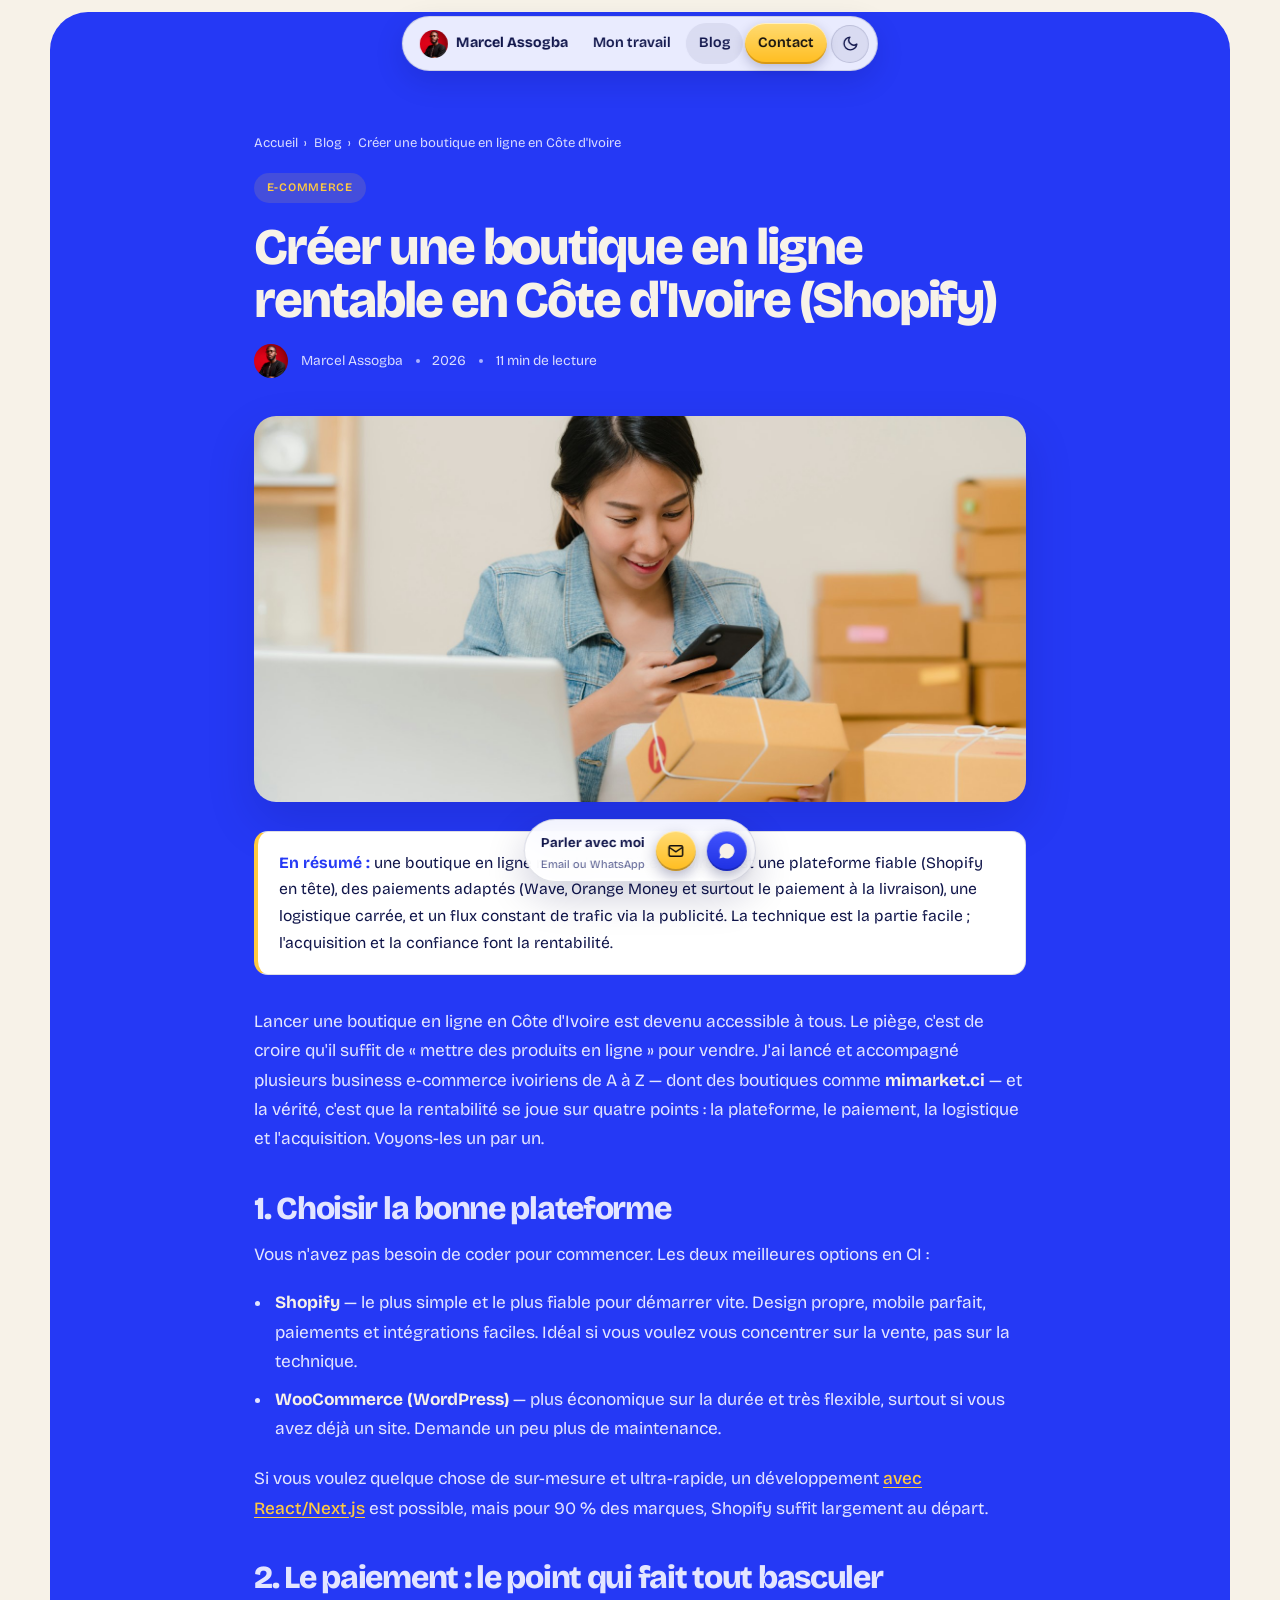
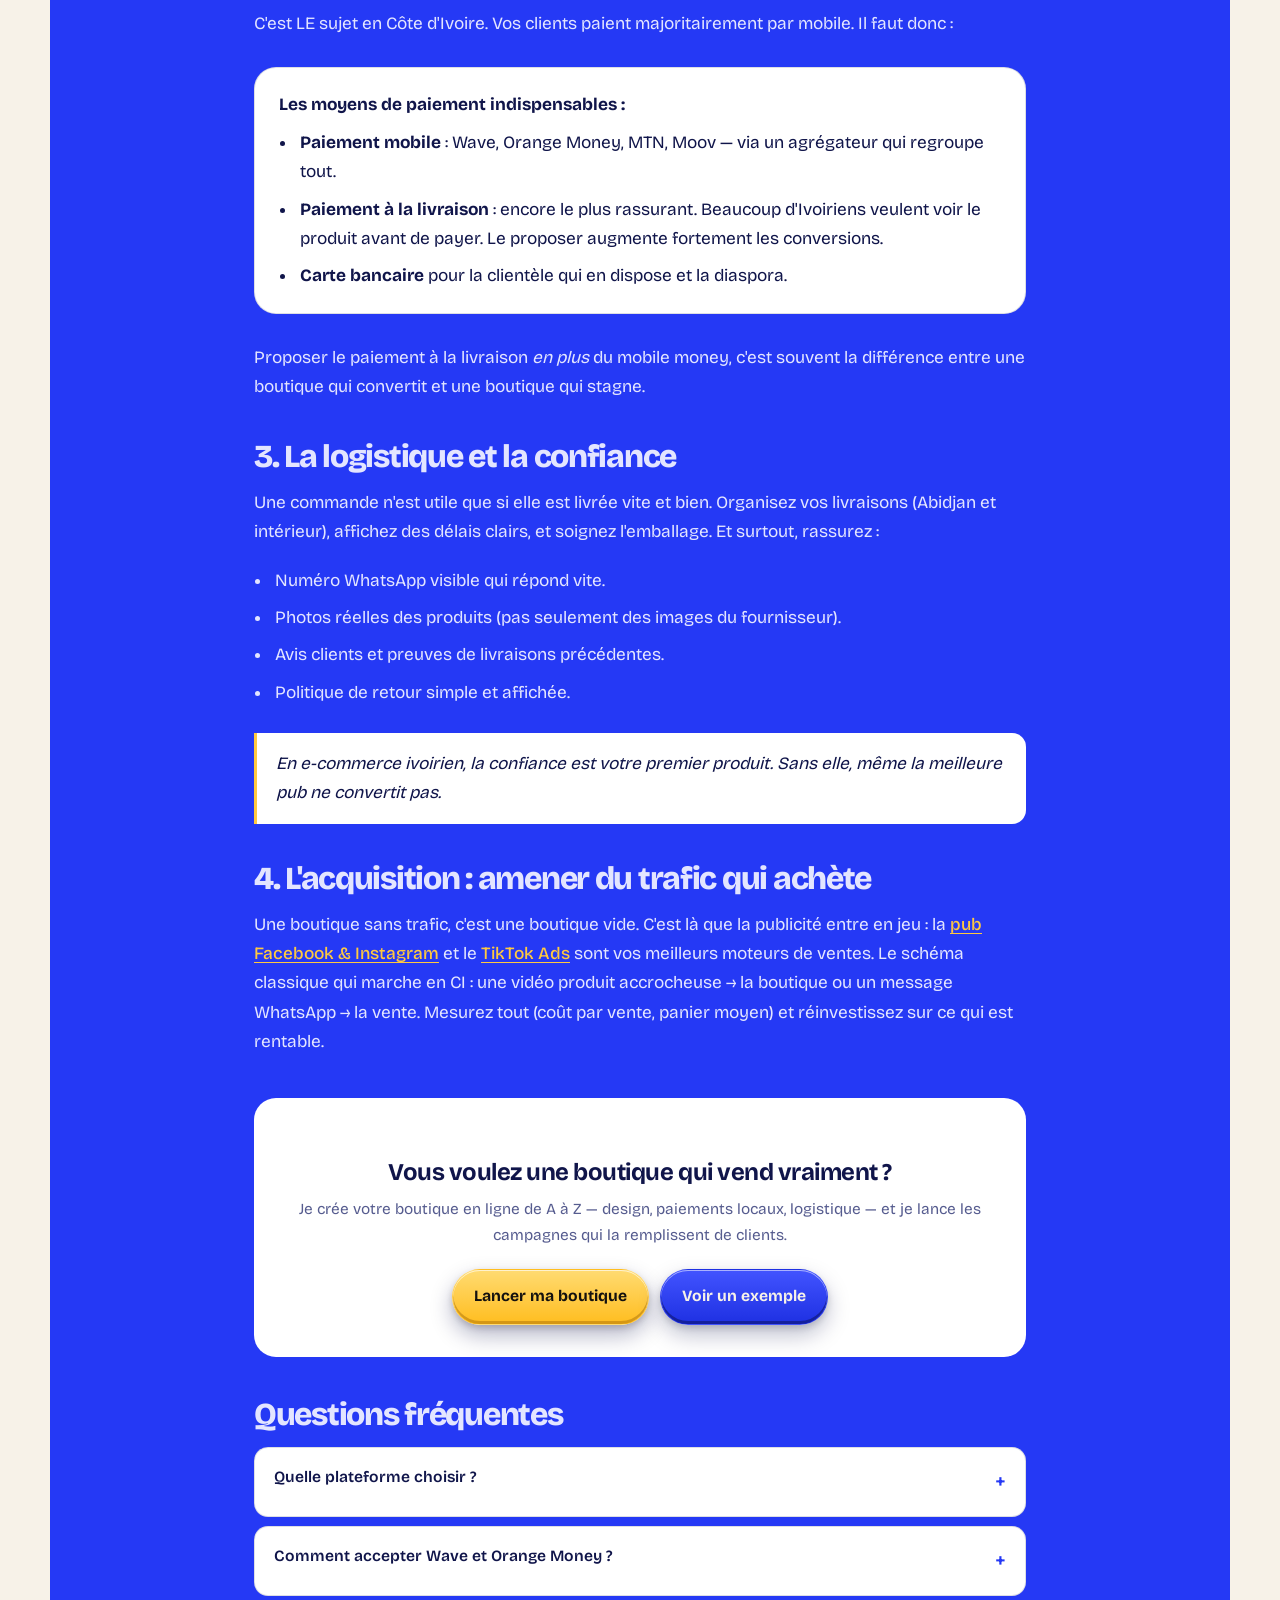
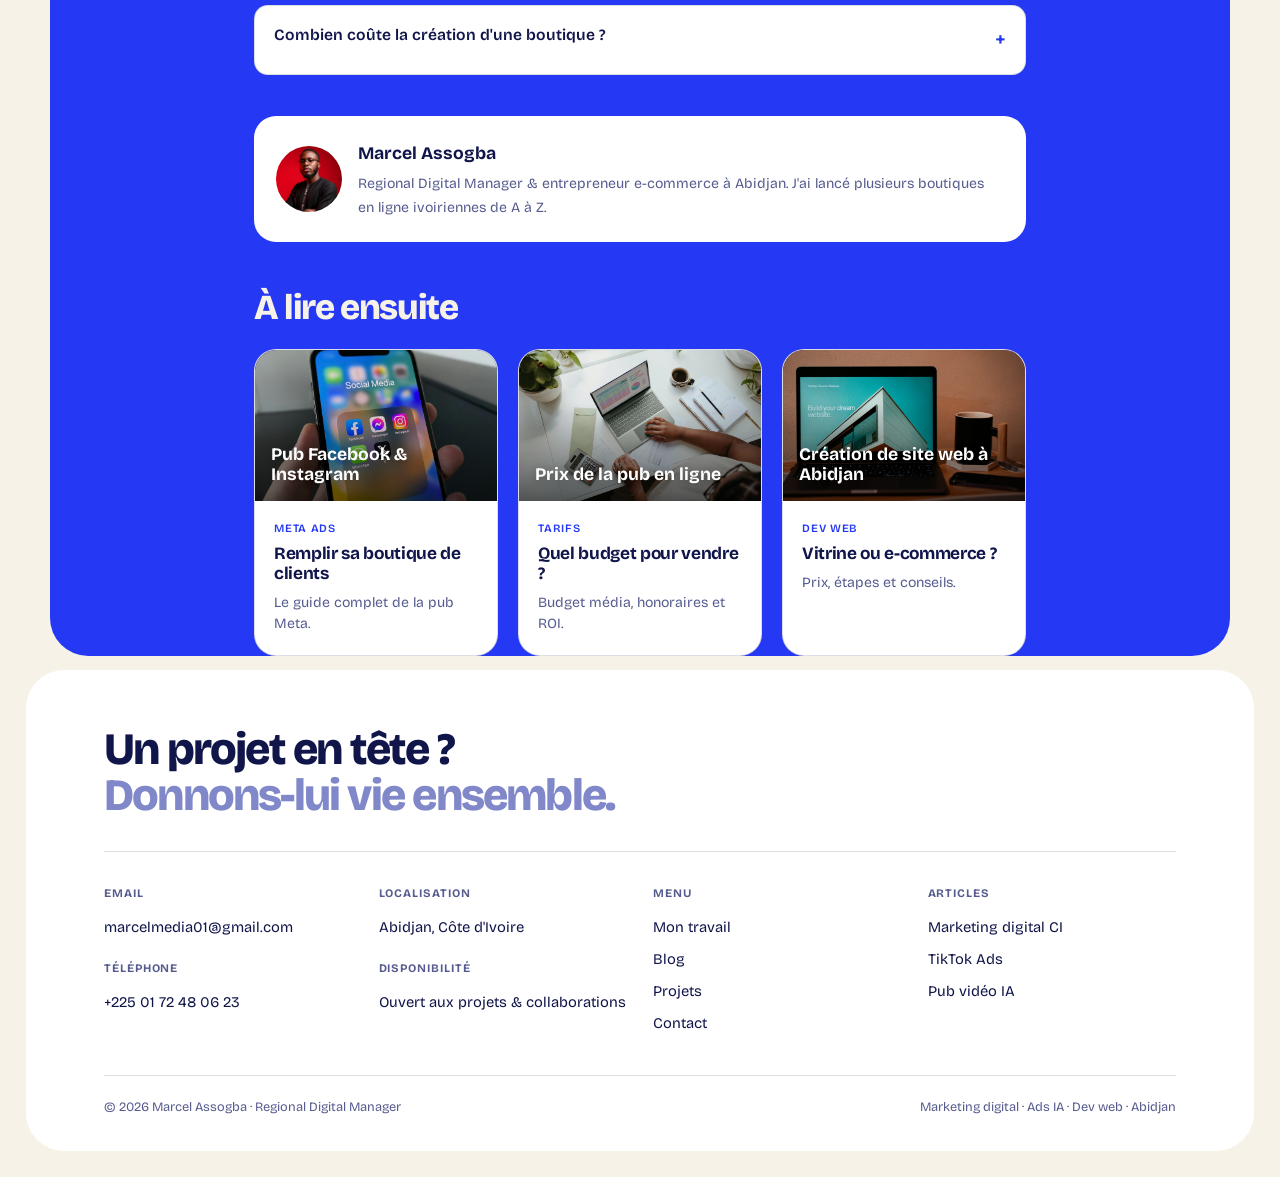
<file: creer-boutique-en-ligne-cote-divoire.html>
<!DOCTYPE html>
<html lang="fr">
<head>
<meta charset="UTF-8">
<meta name="viewport" content="width=device-width, initial-scale=1.0">
<title>Créer une boutique en ligne rentable en Côte d'Ivoire (Shopify) — Guide 2026</title>
<meta name="description" content="Comment créer une boutique en ligne rentable en Côte d'Ivoire : choix de la plateforme (Shopify), paiement Wave & Orange Money, paiement à la livraison, livraison et acquisition client. Guide par Marcel Assogba.">
<meta name="keywords" content="créer boutique en ligne côte d'ivoire, e-commerce abidjan, shopify côte d'ivoire, vendre en ligne ci, boutique en ligne abidjan, paiement wave orange money e-commerce, dropshipping côte d'ivoire">
<meta name="author" content="Marcel Assogba">
<meta name="robots" content="index, follow, max-image-preview:large, max-snippet:-1">
<link rel="canonical" href="https://www.marcelassogba.com/creer-boutique-en-ligne-cote-divoire">
<meta name="theme-color" content="#2539F5">
<meta name="geo.region" content="CI-AB"><meta name="geo.placename" content="Abidjan, Côte d'Ivoire">
<meta property="og:type" content="article">
<meta property="og:site_name" content="Marcel Assogba">
<meta property="og:title" content="Créer une boutique en ligne rentable en Côte d'Ivoire (Shopify)">
<meta property="og:description" content="Plateforme, paiement Wave & Orange Money, paiement à la livraison et acquisition client.">
<meta property="og:url" content="https://www.marcelassogba.com/creer-boutique-en-ligne-cote-divoire">
<meta property="og:locale" content="fr_FR">
<meta property="og:image" content="https://www.marcelassogba.com/images/blog/art-boutique.jpg">
<meta property="article:published_time" content="2026-10-02">
<meta name="twitter:card" content="summary_large_image">
<meta name="twitter:title" content="Créer une boutique en ligne rentable en Côte d'Ivoire (Shopify)">
<meta name="twitter:description" content="Plateforme, paiement mobile, livraison et acquisition pour vendre en ligne en CI.">
<meta name="twitter:image" content="https://www.marcelassogba.com/images/blog/art-boutique.jpg">
<link rel="icon" type="image/png" href="img/favicon.png?v=3">
<link rel="manifest" href="/manifest.json">
<link rel="preconnect" href="https://fonts.googleapis.com"><link rel="preconnect" href="https://fonts.gstatic.com" crossorigin><link href="https://fonts.googleapis.com/css2?family=Bricolage+Grotesque:opsz,wght@12..96,400..800&display=swap" rel="stylesheet">
<script src="/js/theme.js"></script>
<script src="/js/cursor.js" defer></script>
<link rel="stylesheet" href="/css/blog.css">
<script type="application/ld+json">
{
 "@context":"https://schema.org",
 "@graph":[
  {"@type":"Article","headline":"Créer une boutique en ligne rentable en Côte d'Ivoire (Shopify) — Guide 2026","description":"Choix de la plateforme, paiement mobile Wave et Orange Money, paiement à la livraison, logistique et acquisition client pour vendre en ligne en Côte d'Ivoire.","inLanguage":"fr","datePublished":"2026-10-02","dateModified":"2026-10-02","image":"https://www.marcelassogba.com/images/blog/art-boutique.jpg","mainEntityOfPage":"https://www.marcelassogba.com/creer-boutique-en-ligne-cote-divoire","author":{"@type":"Person","name":"Marcel Assogba","url":"https://www.marcelassogba.com/","jobTitle":"Regional Digital Manager"},"publisher":{"@type":"Person","name":"Marcel Assogba"}},
  {"@type":"BreadcrumbList","itemListElement":[
   {"@type":"ListItem","position":1,"name":"Accueil","item":"https://www.marcelassogba.com/"},
   {"@type":"ListItem","position":2,"name":"Blog","item":"https://www.marcelassogba.com/blog"},
   {"@type":"ListItem","position":3,"name":"Créer une boutique en ligne en Côte d'Ivoire","item":"https://www.marcelassogba.com/creer-boutique-en-ligne-cote-divoire"}
  ]},
  {"@type":"FAQPage","mainEntity":[
   {"@type":"Question","name":"Quelle plateforme pour une boutique en ligne en Côte d'Ivoire ?","acceptedAnswer":{"@type":"Answer","text":"Shopify est la solution la plus simple et la plus fiable pour se lancer rapidement. WooCommerce (WordPress) est une bonne alternative plus économique si vous avez déjà un site. Le choix dépend de votre budget, de votre catalogue et de vos besoins."}},
   {"@type":"Question","name":"Comment accepter les paiements Wave et Orange Money sur ma boutique ?","acceptedAnswer":{"@type":"Answer","text":"On intègre des solutions de paiement mobile locales (agrégateurs qui regroupent Wave, Orange Money, MTN, Moov) et on propose presque toujours le paiement à la livraison, qui reste très rassurant pour les acheteurs ivoiriens."}},
   {"@type":"Question","name":"Combien coûte la création d'une boutique en ligne ?","acceptedAnswer":{"@type":"Answer","text":"Au-delà de l'abonnement de la plateforme, le vrai coût dépend du design, du nombre de produits et des intégrations. On peut lancer une boutique propre et fonctionnelle pour un budget maîtrisé, puis la faire évoluer avec les ventes."}}
  ]}
 ]
}
</script>
</head>
<body>

<nav class="nav">
  <a href="/" class="brand"><img src="/images/marcel-portrait.jpg" alt="Marcel Assogba"> Marcel Assogba</a>
  <div class="links" id="navlinks">
    <a href="/mon-travail">Mon travail</a>
    <a href="/blog" class="on">Blog</a>
    <a href="/mon-travail#contact" class="cta">Contact</a>
  </div>
  <button class="theme-btn" type="button" data-theme-toggle aria-label="Passer au thème sombre" aria-pressed="false"><svg class="i-moon" viewBox="0 0 24 24" fill="none" stroke="currentColor" stroke-width="2" stroke-linecap="round" stroke-linejoin="round"><path d="M21 12.8A9 9 0 1 1 11.2 3a7 7 0 0 0 9.8 9.8z"/></svg><svg class="i-sun" viewBox="0 0 24 24" fill="none" stroke="currentColor" stroke-width="2" stroke-linecap="round" stroke-linejoin="round"><circle cx="12" cy="12" r="4"/><path d="M12 2v2M12 20v2M4.9 4.9l1.4 1.4M17.7 17.7l1.4 1.4M2 12h2M20 12h2M4.9 19.1l1.4-1.4M17.7 6.3l1.4-1.4"/></svg></button>
  <button class="burger" id="burger" aria-label="Menu"><span></span></button>
</nav>

<div class="contact-pill">
  <div><b>Parler avec moi</b><small>Email ou WhatsApp</small></div>
  <a class="ic mail" href="mailto:marcelmedia01@gmail.com" aria-label="Email"><svg viewBox="0 0 24 24" fill="none" stroke="currentColor" stroke-width="2"><rect x="3" y="5" width="18" height="14" rx="2"/><path d="m3 7 9 6 9-6"/></svg></a>
  <a class="ic wa" href="https://wa.me/2250172480623" target="_blank" rel="noopener" aria-label="WhatsApp"><svg viewBox="0 0 24 24" fill="currentColor"><path d="M17.5 14.4c-.3-.2-1.7-.9-2-1-.3-.1-.4-.1-.6.1-.2.3-.6.9-.8 1.1-.1.2-.3.2-.5.1-.3-.1-1.2-.5-2.3-1.4-.9-.8-1.4-1.7-1.6-2-.2-.3 0-.4.1-.6l.4-.5c.1-.2.2-.3.3-.5 0-.2 0-.4-.1-.5l-.8-2c-.2-.5-.4-.4-.6-.4h-.5c-.2 0-.5.1-.7.3-.3.3-1 .9-1 2.3s1 2.7 1.2 2.9c.1.2 2 3.1 4.9 4.3.7.3 1.2.5 1.6.6.7.2 1.3.2 1.8.1.5-.1 1.7-.7 1.9-1.4.2-.6.2-1.2.2-1.3-.1-.1-.3-.2-.6-.3M12 2a10 10 0 0 0-8.6 15l-1.4 5 5.2-1.3A10 10 0 1 0 12 2"/></svg></a>
</div>

<div class="shell">
  <article>
    <div class="wrap">
      <nav class="crumb"><a href="/">Accueil</a><span>›</span><a href="/blog">Blog</a><span>›</span>Créer une boutique en ligne en Côte d'Ivoire</nav>
      <header class="post-head">
        <span class="chip">E-commerce</span>
        <h1>Créer une boutique en ligne rentable en Côte d'Ivoire (Shopify)</h1>
        <div class="post-meta"><img src="/images/marcel-portrait.jpg" alt="Marcel Assogba"><span>Marcel Assogba</span><span class="dot"></span><span>2026</span><span class="dot"></span><span>11 min de lecture</span></div>
      </header>
      <div class="post-cover"><img src="/images/blog/art-boutique.jpg" alt="Vendeuse en ligne qui prépare ses colis avec son téléphone et son ordinateur"></div>

      <div class="post-body">
        <div class="tldr"><b>En résumé :</b> une boutique en ligne rentable en Côte d'Ivoire, c'est une plateforme fiable (Shopify en tête), des paiements adaptés (Wave, Orange Money et surtout le paiement à la livraison), une logistique carrée, et un flux constant de trafic via la publicité. La technique est la partie facile ; l'acquisition et la confiance font la rentabilité.</div>

        <p>Lancer une boutique en ligne en Côte d'Ivoire est devenu accessible à tous. Le piège, c'est de croire qu'il suffit de « mettre des produits en ligne » pour vendre. J'ai lancé et accompagné plusieurs business e-commerce ivoiriens de A à Z — dont des boutiques comme <strong>mimarket.ci</strong> — et la vérité, c'est que la rentabilité se joue sur quatre points : la plateforme, le paiement, la logistique et l'acquisition. Voyons-les un par un.</p>

        <h2>1. Choisir la bonne plateforme</h2>
        <p>Vous n'avez pas besoin de coder pour commencer. Les deux meilleures options en CI :</p>
        <ul>
          <li><strong>Shopify</strong> — le plus simple et le plus fiable pour démarrer vite. Design propre, mobile parfait, paiements et intégrations faciles. Idéal si vous voulez vous concentrer sur la vente, pas sur la technique.</li>
          <li><strong>WooCommerce (WordPress)</strong> — plus économique sur la durée et très flexible, surtout si vous avez déjà un site. Demande un peu plus de maintenance.</li>
        </ul>
        <p>Si vous voulez quelque chose de sur-mesure et ultra-rapide, un développement <a href="/creation-site-web-abidjan">avec React/Next.js</a> est possible, mais pour 90 % des marques, Shopify suffit largement au départ.</p>

        <h2>2. Le paiement : le point qui fait tout basculer</h2>
        <p>C'est LE sujet en Côte d'Ivoire. Vos clients paient majoritairement par mobile. Il faut donc :</p>
        <div class="key-box"><b>Les moyens de paiement indispensables :</b>
        <ul>
          <li><strong>Paiement mobile</strong> : Wave, Orange Money, MTN, Moov — via un agrégateur qui regroupe tout.</li>
          <li><strong>Paiement à la livraison</strong> : encore le plus rassurant. Beaucoup d'Ivoiriens veulent voir le produit avant de payer. Le proposer augmente fortement les conversions.</li>
          <li><strong>Carte bancaire</strong> pour la clientèle qui en dispose et la diaspora.</li>
        </ul></div>
        <p>Proposer le paiement à la livraison <em>en plus</em> du mobile money, c'est souvent la différence entre une boutique qui convertit et une boutique qui stagne.</p>

        <h2>3. La logistique et la confiance</h2>
        <p>Une commande n'est utile que si elle est livrée vite et bien. Organisez vos livraisons (Abidjan et intérieur), affichez des délais clairs, et soignez l'emballage. Et surtout, rassurez :</p>
        <ul>
          <li>Numéro WhatsApp visible qui répond vite.</li>
          <li>Photos réelles des produits (pas seulement des images du fournisseur).</li>
          <li>Avis clients et preuves de livraisons précédentes.</li>
          <li>Politique de retour simple et affichée.</li>
        </ul>
        <blockquote>En e-commerce ivoirien, la confiance est votre premier produit. Sans elle, même la meilleure pub ne convertit pas.</blockquote>

        <h2>4. L'acquisition : amener du trafic qui achète</h2>
        <p>Une boutique sans trafic, c'est une boutique vide. C'est là que la publicité entre en jeu : la <a href="/publicite-facebook-instagram-cote-divoire">pub Facebook & Instagram</a> et le <a href="/tiktok-ads-cote-divoire">TikTok Ads</a> sont vos meilleurs moteurs de ventes. Le schéma classique qui marche en CI : une vidéo produit accrocheuse → la boutique ou un message WhatsApp → la vente. Mesurez tout (coût par vente, panier moyen) et réinvestissez sur ce qui est rentable.</p>

        <div class="cta-box">
          <h3>Vous voulez une boutique qui vend vraiment ?</h3>
          <p>Je crée votre boutique en ligne de A à Z — design, paiements locaux, logistique — et je lance les campagnes qui la remplissent de clients.</p>
          <div class="btns">
            <a class="btn btn-accent" href="https://wa.me/2250172480623" target="_blank" rel="noopener">Lancer ma boutique</a>
            <a class="btn btn-light" href="/mon-travail">Voir un exemple</a>
          </div>
        </div>

        <div class="post-faq">
          <h2>Questions fréquentes</h2>
          <details class="acc"><summary>Quelle plateforme choisir ?</summary><div class="a">Shopify pour démarrer vite et simple ; WooCommerce (WordPress) comme alternative plus économique. Le choix dépend du budget, du catalogue et des besoins.</div></details>
          <details class="acc"><summary>Comment accepter Wave et Orange Money ?</summary><div class="a">Via un agrégateur de paiement mobile (Wave, Orange Money, MTN, Moov), en proposant presque toujours le paiement à la livraison, très rassurant en CI.</div></details>
          <details class="acc"><summary>Combien coûte la création d'une boutique ?</summary><div class="a">Au-delà de l'abonnement de la plateforme, le coût dépend du design, du nombre de produits et des intégrations. On peut lancer propre avec un budget maîtrisé, puis faire évoluer avec les ventes.</div></details>
        </div>

        <div class="author"><img src="/images/marcel-portrait.jpg" alt="Marcel Assogba"><div><b>Marcel Assogba</b><p>Regional Digital Manager & entrepreneur e-commerce à Abidjan. J'ai lancé plusieurs boutiques en ligne ivoiriennes de A à Z.</p></div></div>
      </div>

      <h2 class="sec-title" style="margin-top:3rem">À lire ensuite</h2>
      <div class="cards">
        <a class="card g2" href="/publicite-facebook-instagram-cote-divoire"><div class="thumb"><img class="ph" src="/images/blog/art-meta.jpg" alt="Smartphone affichant les applications Facebook, Instagram et WhatsApp" loading="lazy"><span>Pub Facebook &amp; Instagram</span></div><div class="body"><div class="cat">Meta Ads</div><h3>Remplir sa boutique de clients</h3><p>Le guide complet de la pub Meta.</p></div></a>
        <a class="card g5" href="/prix-publicite-en-ligne-cote-divoire"><div class="thumb"><img class="ph" src="/images/blog/art-prix.jpg" alt="Calcul d'un budget publicitaire avec ordinateur portable et calculatrice" loading="lazy"><span>Prix de la pub en ligne</span></div><div class="body"><div class="cat">Tarifs</div><h3>Quel budget pour vendre ?</h3><p>Budget média, honoraires et ROI.</p></div></a>
        <a class="card g4" href="/creation-site-web-abidjan"><div class="thumb"><img class="ph" src="/images/blog/art-siteweb.jpg" alt="Ordinateur portable affichant un site web moderne" loading="lazy"><span>Création de site web à Abidjan</span></div><div class="body"><div class="cat">Dev web</div><h3>Vitrine ou e-commerce ?</h3><p>Prix, étapes et conseils.</p></div></a>
      </div>
    </div>
  </article>
</div>

<footer class="footer">
  <div class="wrap-wide">
    <h2>Un projet en tête ?<br><span class="dim">Donnons-lui vie ensemble.</span></h2>
    <div class="footer-cols">
      <div><h5>Email</h5><a href="mailto:marcelmedia01@gmail.com">marcelmedia01@gmail.com</a><h5 style="margin-top:1.2rem">Téléphone</h5><a href="https://wa.me/2250172480623" target="_blank" rel="noopener">+225 01 72 48 06 23</a></div>
      <div><h5>Localisation</h5><p>Abidjan, Côte d'Ivoire</p><h5 style="margin-top:1.2rem">Disponibilité</h5><p>Ouvert aux projets &amp; collaborations</p></div>
      <div><h5>Menu</h5><a href="/mon-travail">Mon travail</a><a href="/blog">Blog</a><a href="/mon-travail#projets">Projets</a><a href="/mon-travail#contact">Contact</a></div>
      <div><h5>Articles</h5><a href="/marketing-digital-cote-divoire">Marketing digital CI</a><a href="/tiktok-ads-cote-divoire">TikTok Ads</a><a href="/publicite-video-ia-cote-divoire">Pub vidéo IA</a></div>
    </div>
    <div class="footer-bottom"><span>© 2026 Marcel Assogba · Regional Digital Manager</span><span>Marketing digital · Ads IA · Dev web · Abidjan</span></div>
  </div>
</footer>

<script>
const burger=document.getElementById('burger'),navlinks=document.getElementById('navlinks');
burger.addEventListener('click',()=>navlinks.classList.toggle('on'));
</script>
</body>
</html>
</file>
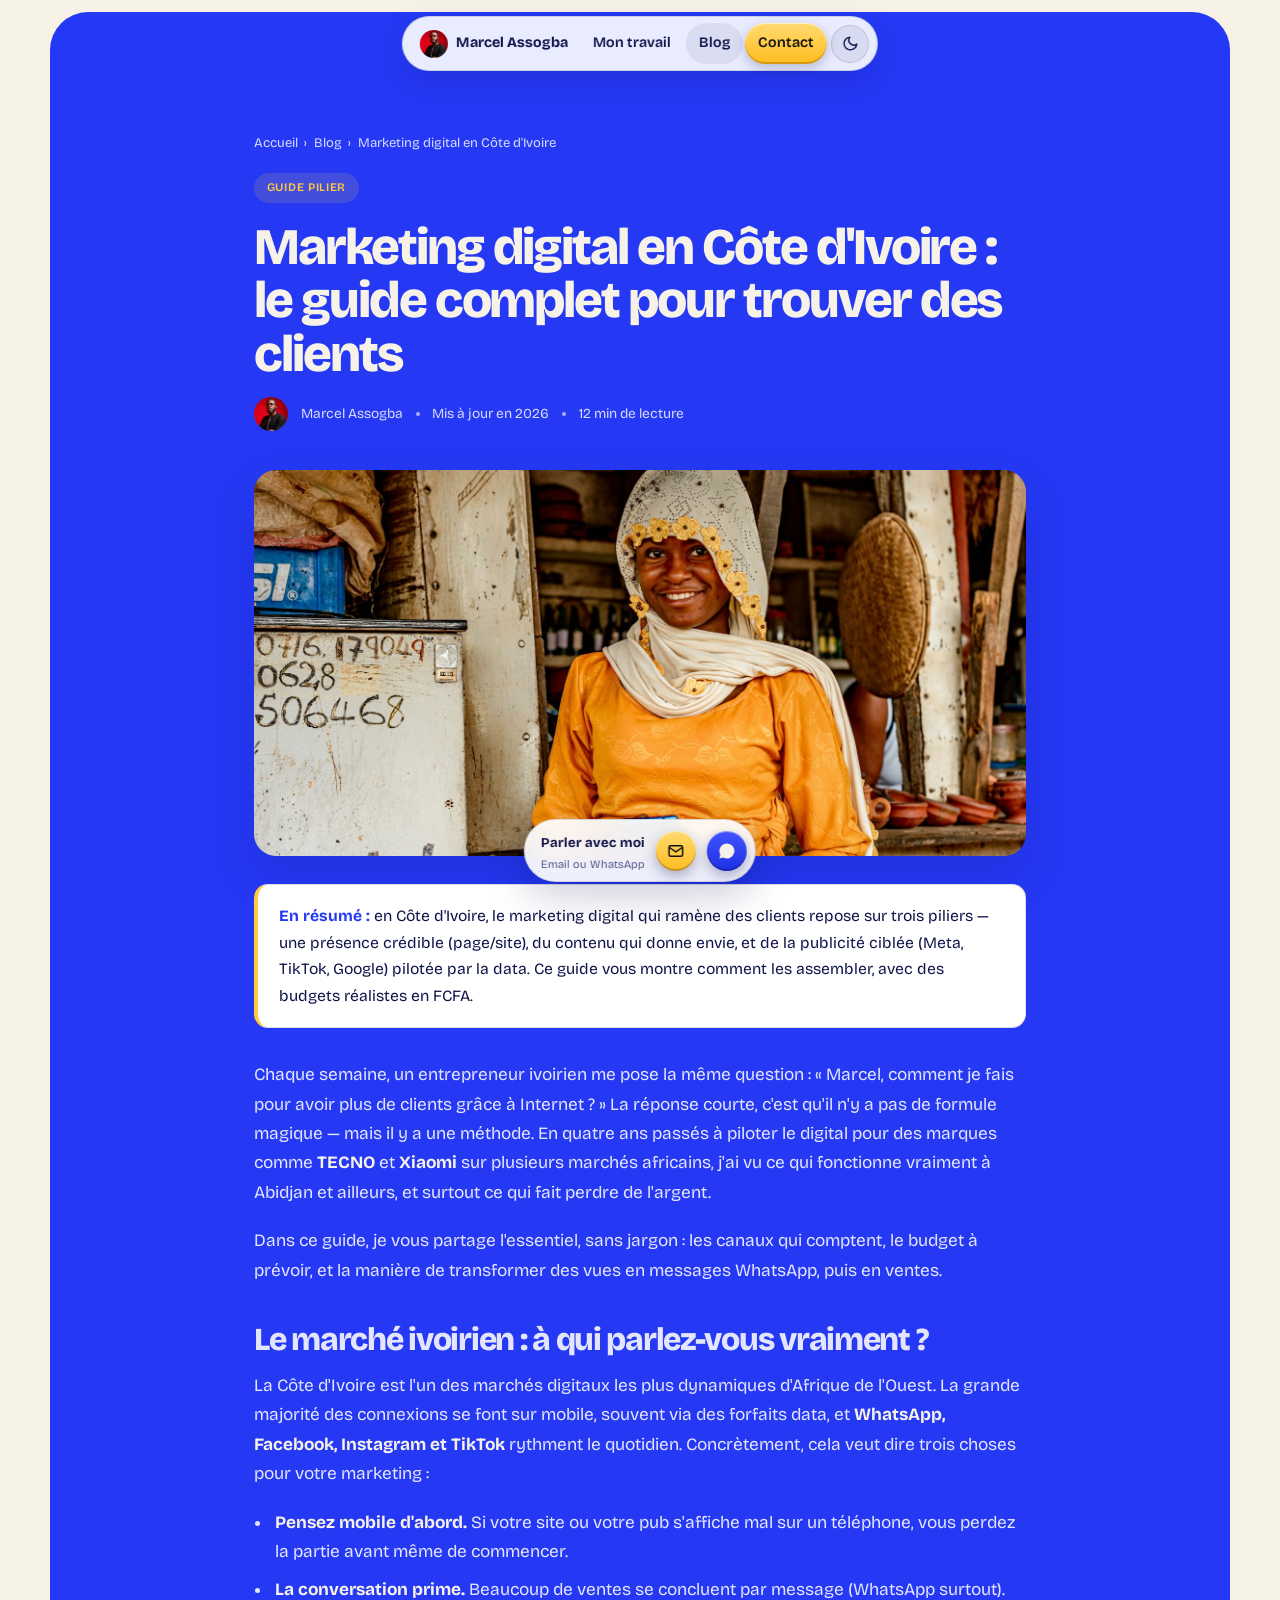
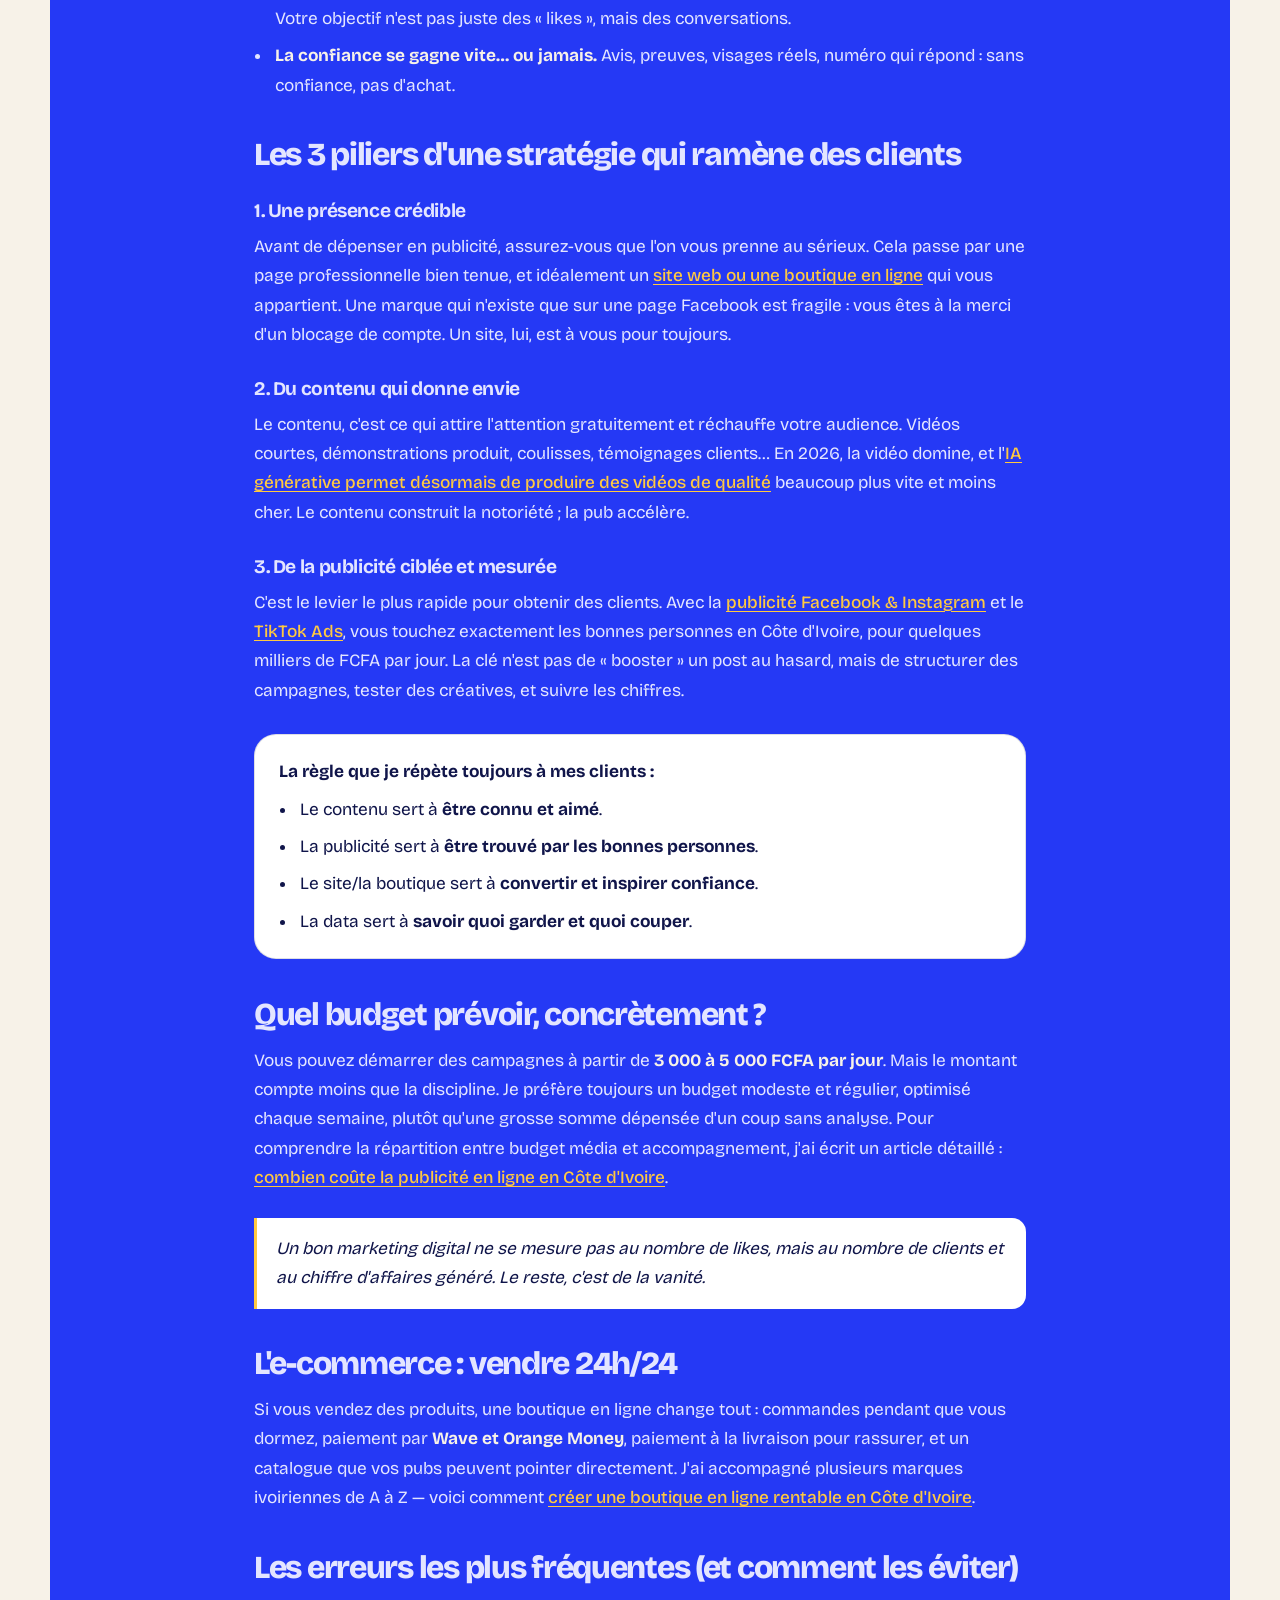
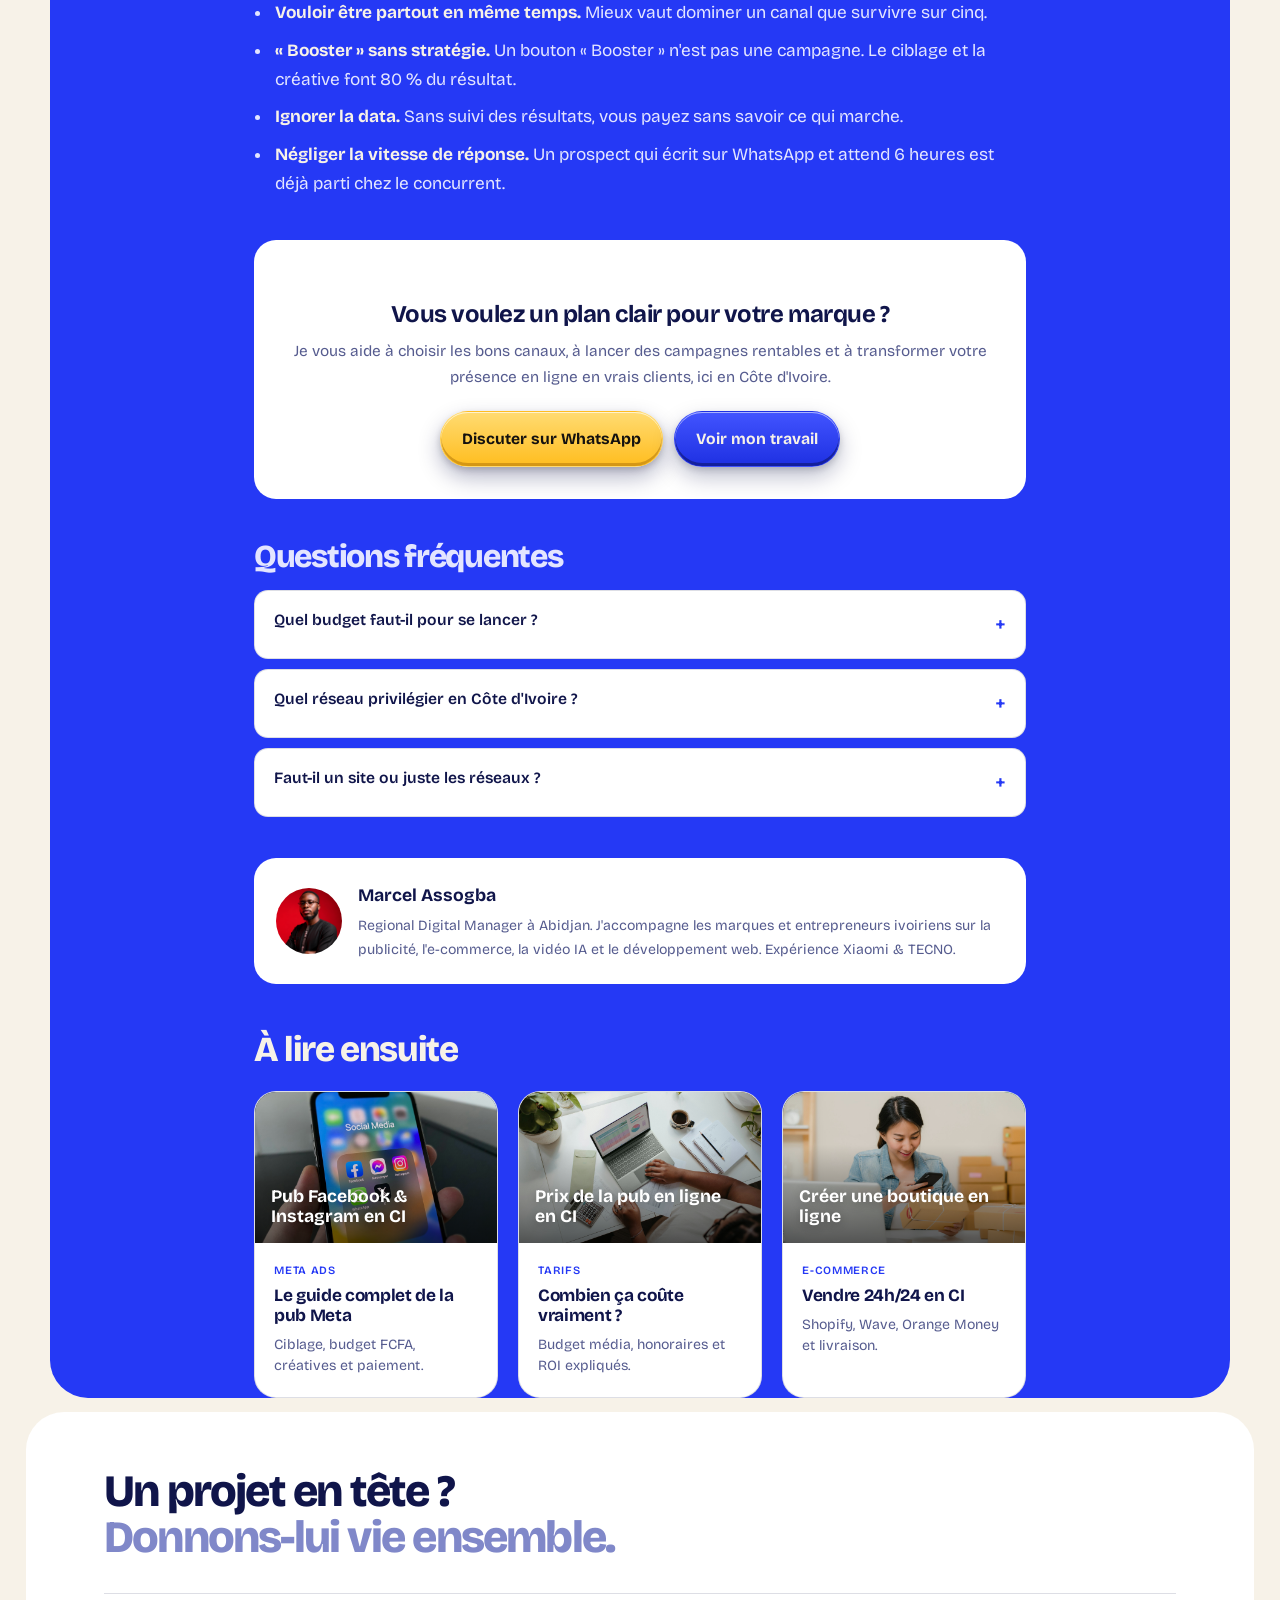
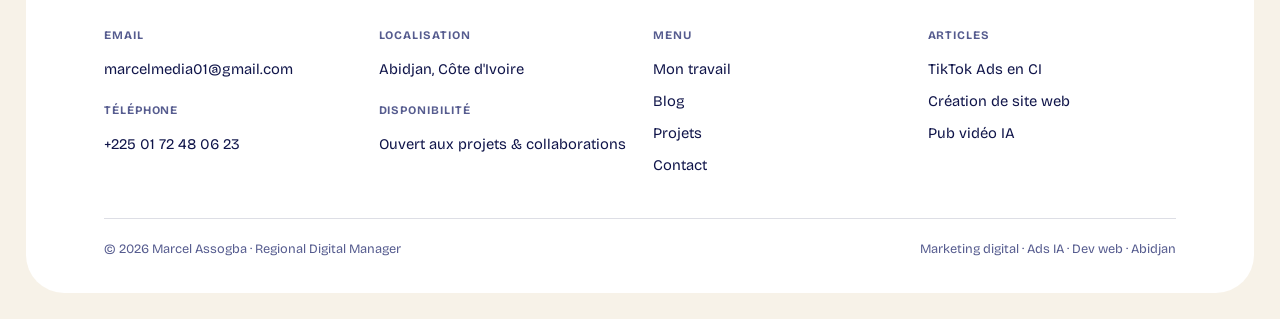
<file: marketing-digital-cote-divoire.html>
<!DOCTYPE html>
<html lang="fr">
<head>
<meta charset="UTF-8">
<meta name="viewport" content="width=device-width, initial-scale=1.0">
<title>Marketing digital en Côte d'Ivoire : le guide complet pour trouver des clients (2026)</title>
<meta name="description" content="Le guide complet du marketing digital en Côte d'Ivoire : quels canaux marchent vraiment (Facebook, TikTok, Google), quel budget prévoir en FCFA et comment transformer votre présence en ligne en clients. Par Marcel Assogba, Abidjan.">
<meta name="keywords" content="marketing digital côte d'ivoire, marketing digital abidjan, agence marketing digital abidjan, stratégie digitale côte d'ivoire, publicité en ligne abidjan, trouver des clients en ligne côte d'ivoire, community management abidjan">
<meta name="author" content="Marcel Assogba">
<meta name="robots" content="index, follow, max-image-preview:large, max-snippet:-1">
<link rel="canonical" href="https://www.marcelassogba.com/marketing-digital-cote-divoire">
<meta name="theme-color" content="#2539F5">
<meta name="geo.region" content="CI-AB"><meta name="geo.placename" content="Abidjan, Côte d'Ivoire">
<meta property="og:type" content="article">
<meta property="og:site_name" content="Marcel Assogba">
<meta property="og:title" content="Marketing digital en Côte d'Ivoire : le guide complet (2026)">
<meta property="og:description" content="Quels canaux marchent vraiment, quel budget en FCFA, et comment transformer votre présence en ligne en clients.">
<meta property="og:url" content="https://www.marcelassogba.com/marketing-digital-cote-divoire">
<meta property="og:locale" content="fr_FR">
<meta property="og:image" content="https://www.marcelassogba.com/images/blog/art-marketing.jpg">
<meta property="article:author" content="Marcel Assogba">
<meta property="article:published_time" content="2026-10-02">
<meta name="twitter:card" content="summary_large_image">
<meta name="twitter:title" content="Marketing digital en Côte d'Ivoire : le guide complet (2026)">
<meta name="twitter:description" content="Canaux, budget FCFA et méthode pour trouver des clients en ligne en CI.">
<meta name="twitter:image" content="https://www.marcelassogba.com/images/blog/art-marketing.jpg">
<link rel="icon" type="image/png" href="img/favicon.png?v=3">
<link rel="manifest" href="/manifest.json">
<link rel="preconnect" href="https://fonts.googleapis.com"><link rel="preconnect" href="https://fonts.gstatic.com" crossorigin><link href="https://fonts.googleapis.com/css2?family=Bricolage+Grotesque:opsz,wght@12..96,400..800&display=swap" rel="stylesheet">
<script src="/js/theme.js"></script>
<script src="/js/cursor.js" defer></script>
<link rel="stylesheet" href="/css/blog.css">
<script type="application/ld+json">
{
 "@context":"https://schema.org",
 "@graph":[
  {"@type":"Article","headline":"Marketing digital en Côte d'Ivoire : le guide complet pour trouver des clients (2026)","description":"Les canaux qui marchent, le budget en FCFA et la méthode pour transformer votre présence en ligne en clients, en Côte d'Ivoire.","inLanguage":"fr","datePublished":"2026-10-02","dateModified":"2026-10-02","image":"https://www.marcelassogba.com/images/blog/art-marketing.jpg","mainEntityOfPage":"https://www.marcelassogba.com/marketing-digital-cote-divoire","author":{"@type":"Person","name":"Marcel Assogba","url":"https://www.marcelassogba.com/","jobTitle":"Regional Digital Manager"},"publisher":{"@type":"Person","name":"Marcel Assogba"}},
  {"@type":"BreadcrumbList","itemListElement":[
   {"@type":"ListItem","position":1,"name":"Accueil","item":"https://www.marcelassogba.com/"},
   {"@type":"ListItem","position":2,"name":"Blog","item":"https://www.marcelassogba.com/blog"},
   {"@type":"ListItem","position":3,"name":"Marketing digital en Côte d'Ivoire","item":"https://www.marcelassogba.com/marketing-digital-cote-divoire"}
  ]},
  {"@type":"FAQPage","mainEntity":[
   {"@type":"Question","name":"Quel budget faut-il pour se lancer dans le marketing digital en Côte d'Ivoire ?","acceptedAnswer":{"@type":"Answer","text":"On peut démarrer des campagnes Meta ou TikTok à partir de 3 000 à 5 000 FCFA par jour. L'important n'est pas le montant de départ mais la régularité et l'optimisation : mieux vaut 100 000 FCFA bien dépensés sur un mois qu'une grosse somme brûlée en une semaine sans suivi."}},
   {"@type":"Question","name":"Quel réseau social privilégier en Côte d'Ivoire ?","acceptedAnswer":{"@type":"Answer","text":"Facebook et WhatsApp restent incontournables pour toucher large et conclure les ventes, Instagram pour l'image de marque, et TikTok pour la croissance rapide et la vidéo. Le bon choix dépend de votre cible et de votre produit."}},
   {"@type":"Question","name":"Faut-il un site web ou juste les réseaux sociaux ?","acceptedAnswer":{"@type":"Answer","text":"Les réseaux sociaux attirent l'attention, mais un site ou une boutique en ligne vous appartient et inspire confiance. L'idéal est de combiner les deux : du contenu social qui amène vers un site qui convertit."}}
  ]}
 ]
}
</script>
</head>
<body>

<nav class="nav">
  <a href="/" class="brand"><img src="/images/marcel-portrait.jpg" alt="Marcel Assogba"> Marcel Assogba</a>
  <div class="links" id="navlinks">
    <a href="/mon-travail">Mon travail</a>
    <a href="/blog" class="on">Blog</a>
    <a href="/mon-travail#contact" class="cta">Contact</a>
  </div>
  <button class="theme-btn" type="button" data-theme-toggle aria-label="Passer au thème sombre" aria-pressed="false"><svg class="i-moon" viewBox="0 0 24 24" fill="none" stroke="currentColor" stroke-width="2" stroke-linecap="round" stroke-linejoin="round"><path d="M21 12.8A9 9 0 1 1 11.2 3a7 7 0 0 0 9.8 9.8z"/></svg><svg class="i-sun" viewBox="0 0 24 24" fill="none" stroke="currentColor" stroke-width="2" stroke-linecap="round" stroke-linejoin="round"><circle cx="12" cy="12" r="4"/><path d="M12 2v2M12 20v2M4.9 4.9l1.4 1.4M17.7 17.7l1.4 1.4M2 12h2M20 12h2M4.9 19.1l1.4-1.4M17.7 6.3l1.4-1.4"/></svg></button>
  <button class="burger" id="burger" aria-label="Menu"><span></span></button>
</nav>

<div class="contact-pill">
  <div><b>Parler avec moi</b><small>Email ou WhatsApp</small></div>
  <a class="ic mail" href="mailto:marcelmedia01@gmail.com" aria-label="Email"><svg viewBox="0 0 24 24" fill="none" stroke="currentColor" stroke-width="2"><rect x="3" y="5" width="18" height="14" rx="2"/><path d="m3 7 9 6 9-6"/></svg></a>
  <a class="ic wa" href="https://wa.me/2250172480623" target="_blank" rel="noopener" aria-label="WhatsApp"><svg viewBox="0 0 24 24" fill="currentColor"><path d="M17.5 14.4c-.3-.2-1.7-.9-2-1-.3-.1-.4-.1-.6.1-.2.3-.6.9-.8 1.1-.1.2-.3.2-.5.1-.3-.1-1.2-.5-2.3-1.4-.9-.8-1.4-1.7-1.6-2-.2-.3 0-.4.1-.6l.4-.5c.1-.2.2-.3.3-.5 0-.2 0-.4-.1-.5l-.8-2c-.2-.5-.4-.4-.6-.4h-.5c-.2 0-.5.1-.7.3-.3.3-1 .9-1 2.3s1 2.7 1.2 2.9c.1.2 2 3.1 4.9 4.3.7.3 1.2.5 1.6.6.7.2 1.3.2 1.8.1.5-.1 1.7-.7 1.9-1.4.2-.6.2-1.2.2-1.3-.1-.1-.3-.2-.6-.3M12 2a10 10 0 0 0-8.6 15l-1.4 5 5.2-1.3A10 10 0 1 0 12 2"/></svg></a>
</div>

<div class="shell">
  <article>
    <div class="wrap">
      <nav class="crumb"><a href="/">Accueil</a><span>›</span><a href="/blog">Blog</a><span>›</span>Marketing digital en Côte d'Ivoire</nav>
      <header class="post-head">
        <span class="chip">Guide pilier</span>
        <h1>Marketing digital en Côte d'Ivoire : le guide complet pour trouver des clients</h1>
        <div class="post-meta">
          <img src="/images/marcel-portrait.jpg" alt="Marcel Assogba">
          <span>Marcel Assogba</span><span class="dot"></span><span>Mis à jour en 2026</span><span class="dot"></span><span>12 min de lecture</span>
        </div>
      </header>
      <div class="post-cover"><img src="/images/blog/art-marketing.jpg" alt="Commerçante ivoirienne qui utilise son smartphone pour vendre en ligne"></div>

      <div class="post-body">
        <div class="tldr"><b>En résumé :</b> en Côte d'Ivoire, le marketing digital qui ramène des clients repose sur trois piliers — une présence crédible (page/site), du contenu qui donne envie, et de la publicité ciblée (Meta, TikTok, Google) pilotée par la data. Ce guide vous montre comment les assembler, avec des budgets réalistes en FCFA.</div>

        <p>Chaque semaine, un entrepreneur ivoirien me pose la même question : « Marcel, comment je fais pour avoir plus de clients grâce à Internet ? » La réponse courte, c'est qu'il n'y a pas de formule magique — mais il y a une méthode. En quatre ans passés à piloter le digital pour des marques comme <strong>TECNO</strong> et <strong>Xiaomi</strong> sur plusieurs marchés africains, j'ai vu ce qui fonctionne vraiment à Abidjan et ailleurs, et surtout ce qui fait perdre de l'argent.</p>

        <p>Dans ce guide, je vous partage l'essentiel, sans jargon : les canaux qui comptent, le budget à prévoir, et la manière de transformer des vues en messages WhatsApp, puis en ventes.</p>

        <h2>Le marché ivoirien : à qui parlez-vous vraiment ?</h2>
        <p>La Côte d'Ivoire est l'un des marchés digitaux les plus dynamiques d'Afrique de l'Ouest. La grande majorité des connexions se font sur mobile, souvent via des forfaits data, et <strong>WhatsApp, Facebook, Instagram et TikTok</strong> rythment le quotidien. Concrètement, cela veut dire trois choses pour votre marketing :</p>
        <ul>
          <li><strong>Pensez mobile d'abord.</strong> Si votre site ou votre pub s'affiche mal sur un téléphone, vous perdez la partie avant même de commencer.</li>
          <li><strong>La conversation prime.</strong> Beaucoup de ventes se concluent par message (WhatsApp surtout). Votre objectif n'est pas juste des « likes », mais des conversations.</li>
          <li><strong>La confiance se gagne vite… ou jamais.</strong> Avis, preuves, visages réels, numéro qui répond : sans confiance, pas d'achat.</li>
        </ul>

        <h2>Les 3 piliers d'une stratégie qui ramène des clients</h2>
        <h3>1. Une présence crédible</h3>
        <p>Avant de dépenser en publicité, assurez-vous que l'on vous prenne au sérieux. Cela passe par une page professionnelle bien tenue, et idéalement un <a href="/creation-site-web-abidjan">site web ou une boutique en ligne</a> qui vous appartient. Une marque qui n'existe que sur une page Facebook est fragile : vous êtes à la merci d'un blocage de compte. Un site, lui, est à vous pour toujours.</p>

        <h3>2. Du contenu qui donne envie</h3>
        <p>Le contenu, c'est ce qui attire l'attention gratuitement et réchauffe votre audience. Vidéos courtes, démonstrations produit, coulisses, témoignages clients… En 2026, la vidéo domine, et l'<a href="/publicite-video-ia-cote-divoire">IA générative permet désormais de produire des vidéos de qualité</a> beaucoup plus vite et moins cher. Le contenu construit la notoriété ; la pub accélère.</p>

        <h3>3. De la publicité ciblée et mesurée</h3>
        <p>C'est le levier le plus rapide pour obtenir des clients. Avec la <a href="/publicite-facebook-instagram-cote-divoire">publicité Facebook & Instagram</a> et le <a href="/tiktok-ads-cote-divoire">TikTok Ads</a>, vous touchez exactement les bonnes personnes en Côte d'Ivoire, pour quelques milliers de FCFA par jour. La clé n'est pas de « booster » un post au hasard, mais de structurer des campagnes, tester des créatives, et suivre les chiffres.</p>

        <div class="key-box"><b>La règle que je répète toujours à mes clients :</b>
        <ul>
          <li>Le contenu sert à <strong>être connu et aimé</strong>.</li>
          <li>La publicité sert à <strong>être trouvé par les bonnes personnes</strong>.</li>
          <li>Le site/la boutique sert à <strong>convertir et inspirer confiance</strong>.</li>
          <li>La data sert à <strong>savoir quoi garder et quoi couper</strong>.</li>
        </ul></div>

        <h2>Quel budget prévoir, concrètement ?</h2>
        <p>Vous pouvez démarrer des campagnes à partir de <strong>3 000 à 5 000 FCFA par jour</strong>. Mais le montant compte moins que la discipline. Je préfère toujours un budget modeste et régulier, optimisé chaque semaine, plutôt qu'une grosse somme dépensée d'un coup sans analyse. Pour comprendre la répartition entre budget média et accompagnement, j'ai écrit un article détaillé : <a href="/prix-publicite-en-ligne-cote-divoire">combien coûte la publicité en ligne en Côte d'Ivoire</a>.</p>
        <blockquote>Un bon marketing digital ne se mesure pas au nombre de likes, mais au nombre de clients et au chiffre d'affaires généré. Le reste, c'est de la vanité.</blockquote>

        <h2>L'e-commerce : vendre 24h/24</h2>
        <p>Si vous vendez des produits, une boutique en ligne change tout : commandes pendant que vous dormez, paiement par <strong>Wave et Orange Money</strong>, paiement à la livraison pour rassurer, et un catalogue que vos pubs peuvent pointer directement. J'ai accompagné plusieurs marques ivoiriennes de A à Z — voici comment <a href="/creer-boutique-en-ligne-cote-divoire">créer une boutique en ligne rentable en Côte d'Ivoire</a>.</p>

        <h2>Les erreurs les plus fréquentes (et comment les éviter)</h2>
        <ul>
          <li><strong>Vouloir être partout en même temps.</strong> Mieux vaut dominer un canal que survivre sur cinq.</li>
          <li><strong>« Booster » sans stratégie.</strong> Un bouton « Booster » n'est pas une campagne. Le ciblage et la créative font 80 % du résultat.</li>
          <li><strong>Ignorer la data.</strong> Sans suivi des résultats, vous payez sans savoir ce qui marche.</li>
          <li><strong>Négliger la vitesse de réponse.</strong> Un prospect qui écrit sur WhatsApp et attend 6 heures est déjà parti chez le concurrent.</li>
        </ul>

        <div class="cta-box">
          <h3>Vous voulez un plan clair pour votre marque ?</h3>
          <p>Je vous aide à choisir les bons canaux, à lancer des campagnes rentables et à transformer votre présence en ligne en vrais clients, ici en Côte d'Ivoire.</p>
          <div class="btns">
            <a class="btn btn-accent" href="https://wa.me/2250172480623" target="_blank" rel="noopener">Discuter sur WhatsApp</a>
            <a class="btn btn-light" href="/mon-travail">Voir mon travail</a>
          </div>
        </div>

        <div class="post-faq">
          <h2>Questions fréquentes</h2>
          <details class="acc"><summary>Quel budget faut-il pour se lancer ?</summary><div class="a">On peut démarrer à partir de 3 000 à 5 000 FCFA par jour. L'important, c'est la régularité et l'optimisation : mieux vaut 100 000 FCFA bien dépensés sur un mois qu'une grosse somme brûlée en une semaine sans suivi.</div></details>
          <details class="acc"><summary>Quel réseau privilégier en Côte d'Ivoire ?</summary><div class="a">Facebook et WhatsApp pour toucher large et conclure, Instagram pour l'image, TikTok pour la croissance rapide. Le bon choix dépend de votre cible et de votre produit.</div></details>
          <details class="acc"><summary>Faut-il un site ou juste les réseaux ?</summary><div class="a">Les réseaux attirent l'attention, mais un site vous appartient et inspire confiance. L'idéal est de combiner les deux : du contenu social qui amène vers un site qui convertit.</div></details>
        </div>

        <div class="author">
          <img src="/images/marcel-portrait.jpg" alt="Marcel Assogba">
          <div><b>Marcel Assogba</b><p>Regional Digital Manager à Abidjan. J'accompagne les marques et entrepreneurs ivoiriens sur la publicité, l'e-commerce, la vidéo IA et le développement web. Expérience Xiaomi & TECNO.</p></div>
        </div>
      </div>

      <h2 class="sec-title" style="margin-top:3rem">À lire ensuite</h2>
      <div class="cards">
        <a class="card g2" href="/publicite-facebook-instagram-cote-divoire"><div class="thumb"><img class="ph" src="/images/blog/art-meta.jpg" alt="Smartphone affichant les applications Facebook, Instagram et WhatsApp" loading="lazy"><span>Pub Facebook &amp; Instagram en CI</span></div><div class="body"><div class="cat">Meta Ads</div><h3>Le guide complet de la pub Meta</h3><p>Ciblage, budget FCFA, créatives et paiement.</p></div></a>
        <a class="card g5" href="/prix-publicite-en-ligne-cote-divoire"><div class="thumb"><img class="ph" src="/images/blog/art-prix.jpg" alt="Calcul d'un budget publicitaire avec ordinateur portable et calculatrice" loading="lazy"><span>Prix de la pub en ligne en CI</span></div><div class="body"><div class="cat">Tarifs</div><h3>Combien ça coûte vraiment ?</h3><p>Budget média, honoraires et ROI expliqués.</p></div></a>
        <a class="card g3" href="/creer-boutique-en-ligne-cote-divoire"><div class="thumb"><img class="ph" src="/images/blog/art-boutique.jpg" alt="Vendeuse en ligne qui prépare ses colis avec son téléphone et son ordinateur" loading="lazy"><span>Créer une boutique en ligne</span></div><div class="body"><div class="cat">E-commerce</div><h3>Vendre 24h/24 en CI</h3><p>Shopify, Wave, Orange Money et livraison.</p></div></a>
      </div>
    </div>
  </article>
</div>

<footer class="footer">
  <div class="wrap-wide">
    <h2>Un projet en tête ?<br><span class="dim">Donnons-lui vie ensemble.</span></h2>
    <div class="footer-cols">
      <div><h5>Email</h5><a href="mailto:marcelmedia01@gmail.com">marcelmedia01@gmail.com</a><h5 style="margin-top:1.2rem">Téléphone</h5><a href="https://wa.me/2250172480623" target="_blank" rel="noopener">+225 01 72 48 06 23</a></div>
      <div><h5>Localisation</h5><p>Abidjan, Côte d'Ivoire</p><h5 style="margin-top:1.2rem">Disponibilité</h5><p>Ouvert aux projets &amp; collaborations</p></div>
      <div><h5>Menu</h5><a href="/mon-travail">Mon travail</a><a href="/blog">Blog</a><a href="/mon-travail#projets">Projets</a><a href="/mon-travail#contact">Contact</a></div>
      <div><h5>Articles</h5><a href="/tiktok-ads-cote-divoire">TikTok Ads en CI</a><a href="/creation-site-web-abidjan">Création de site web</a><a href="/publicite-video-ia-cote-divoire">Pub vidéo IA</a></div>
    </div>
    <div class="footer-bottom"><span>© 2026 Marcel Assogba · Regional Digital Manager</span><span>Marketing digital · Ads IA · Dev web · Abidjan</span></div>
  </div>
</footer>

<script>
const burger=document.getElementById('burger'),navlinks=document.getElementById('navlinks');
burger.addEventListener('click',()=>navlinks.classList.toggle('on'));
</script>
</body>
</html>
</file>
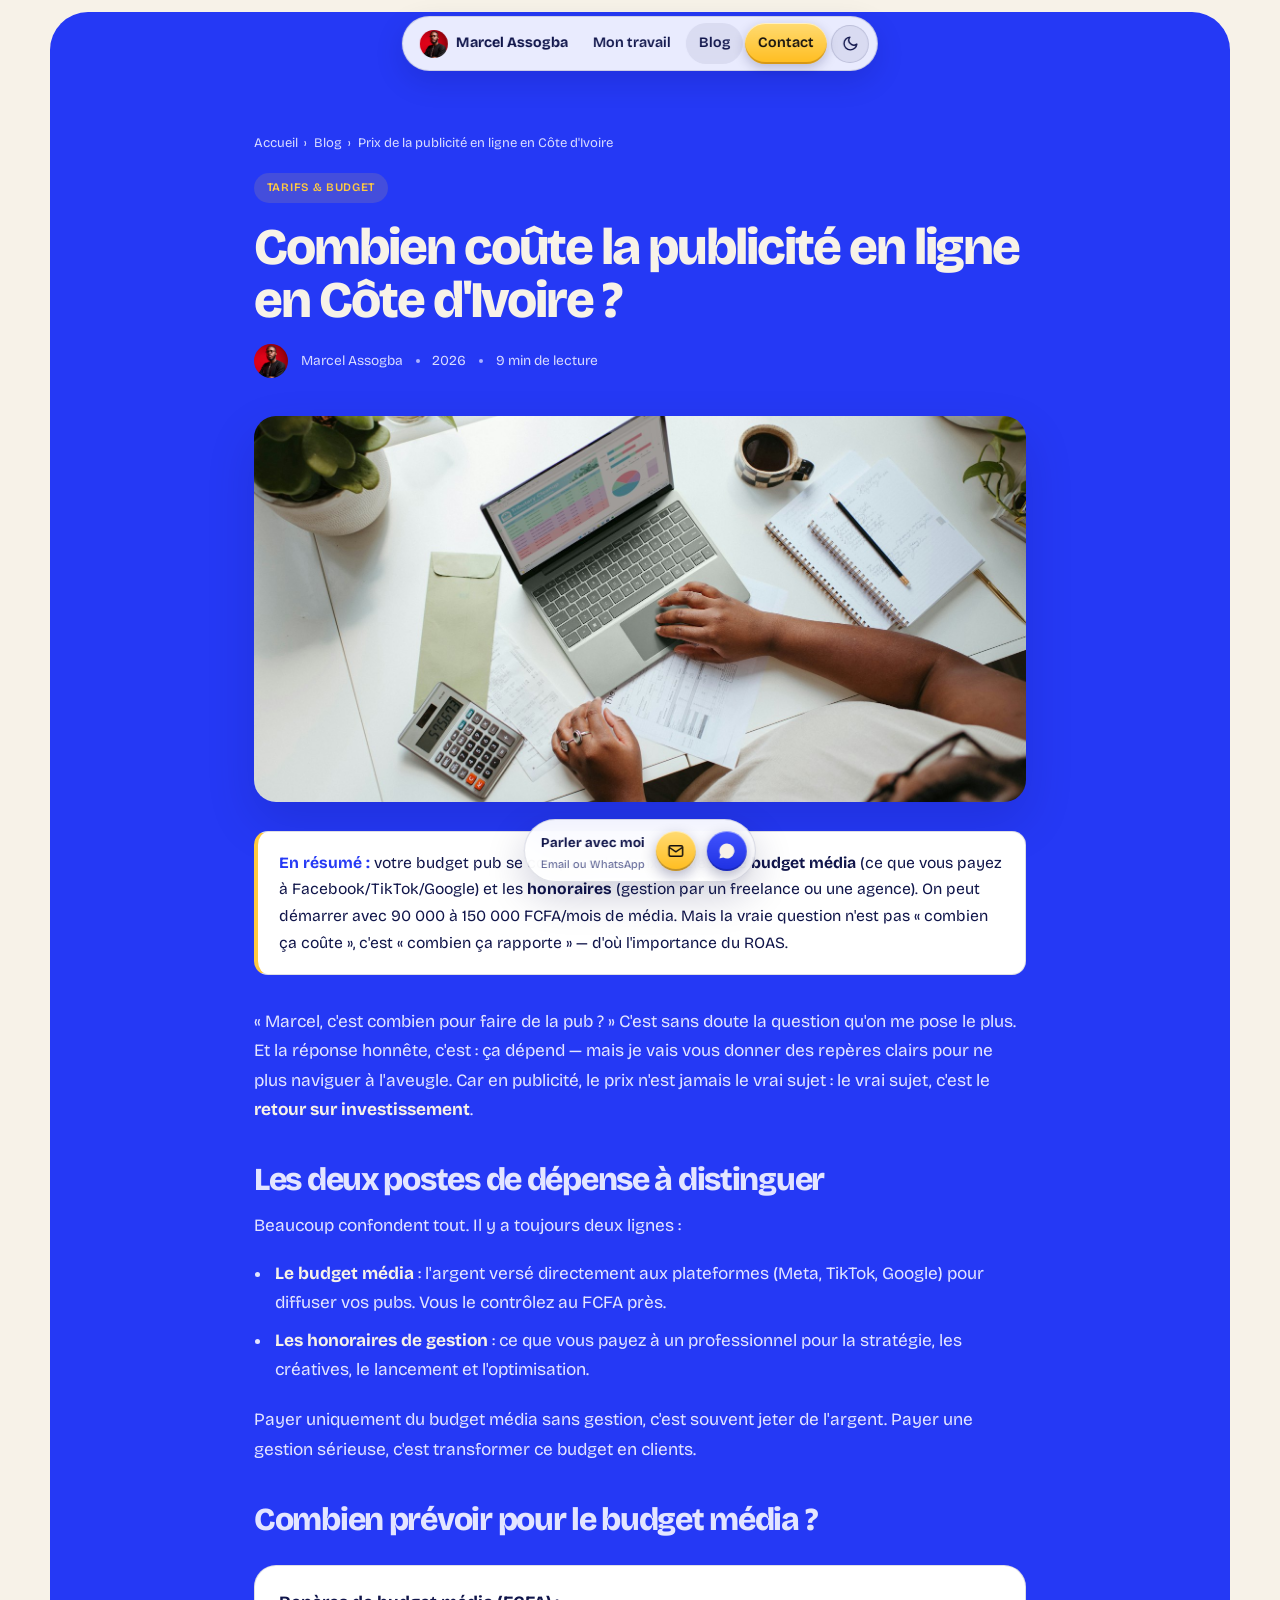
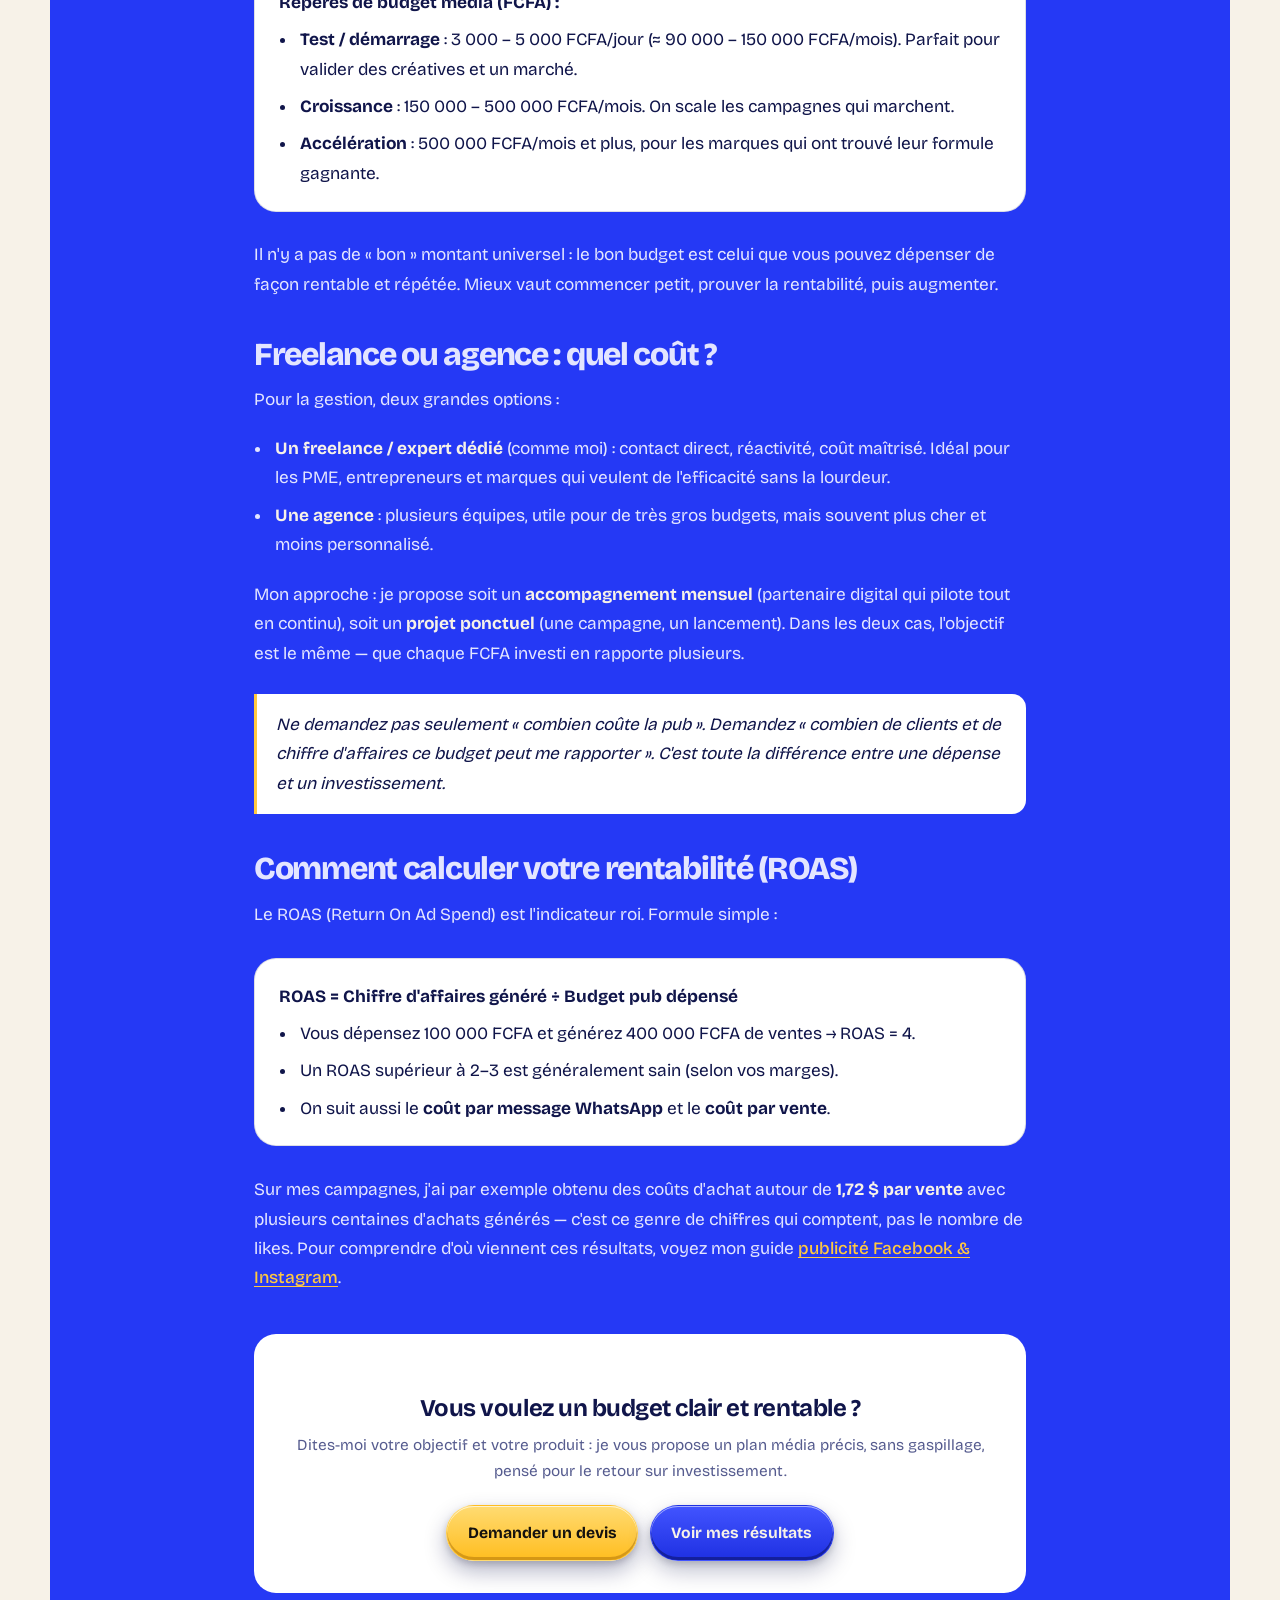
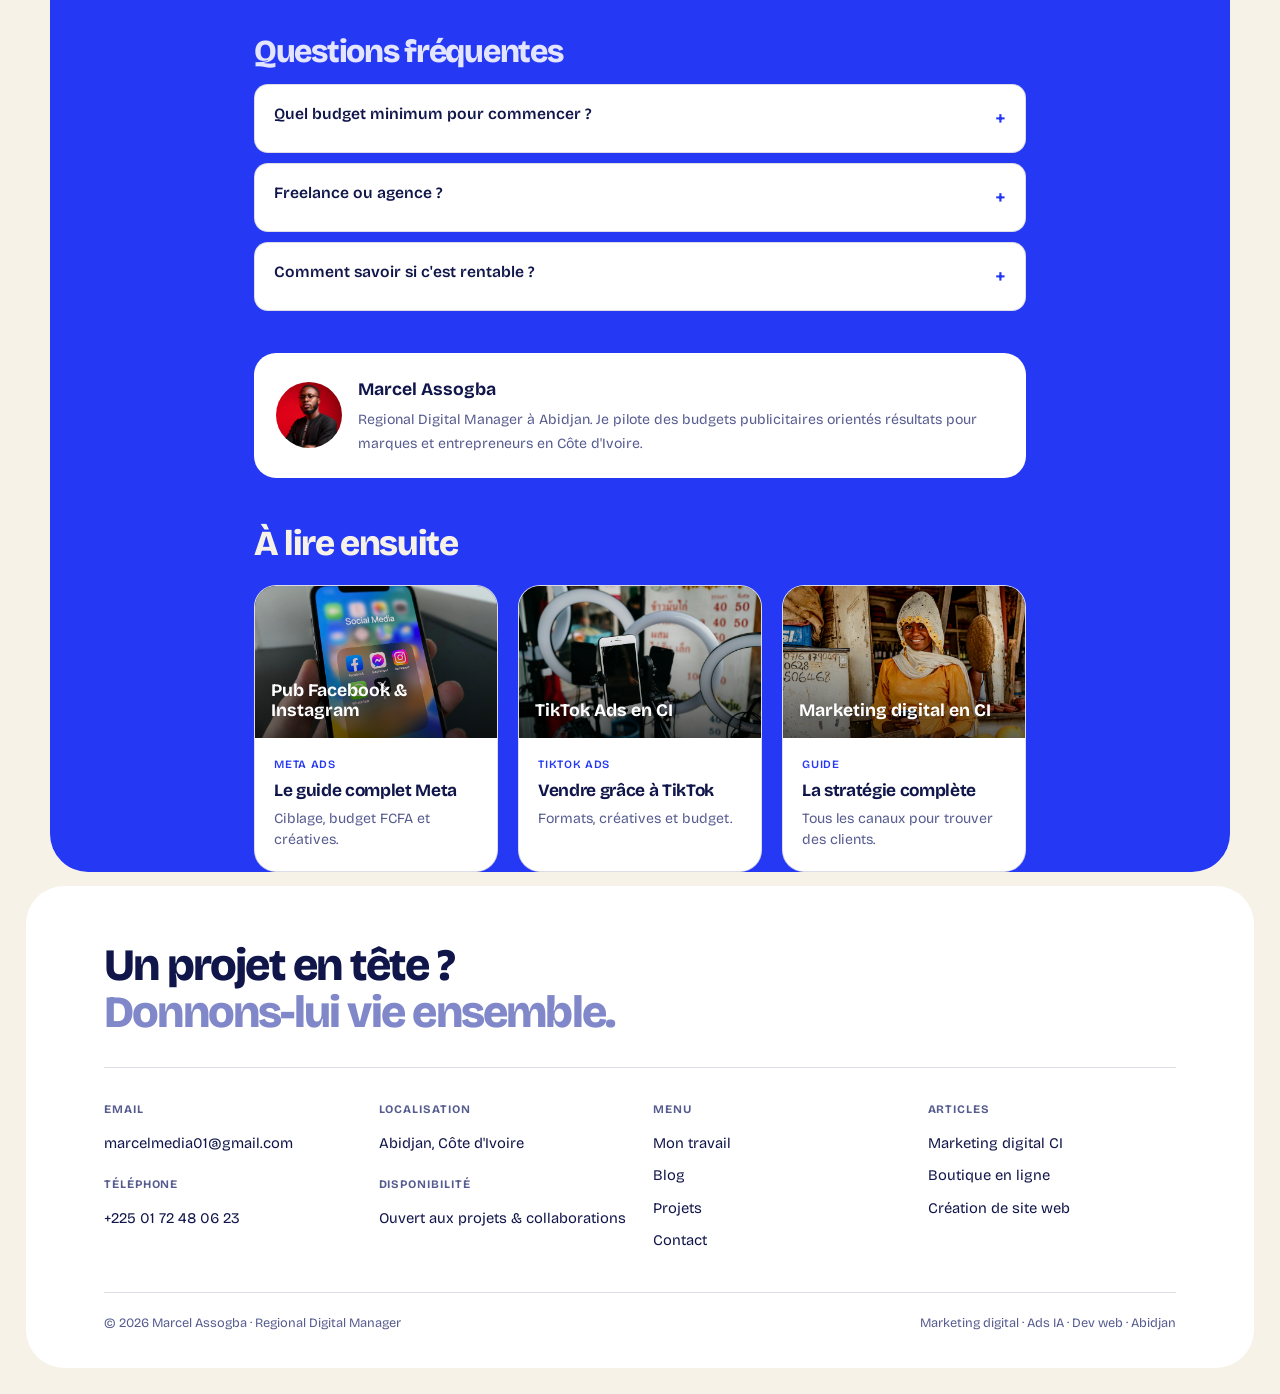
<file: prix-publicite-en-ligne-cote-divoire.html>
<!DOCTYPE html>
<html lang="fr">
<head>
<meta charset="UTF-8">
<meta name="viewport" content="width=device-width, initial-scale=1.0">
<title>Combien coûte la publicité en ligne en Côte d'Ivoire ? (Tarifs 2026)</title>
<meta name="description" content="Prix de la publicité en ligne en Côte d'Ivoire : budget média en FCFA, honoraires freelance vs agence, et comment calculer votre retour sur investissement (ROAS). Guide transparent par Marcel Assogba.">
<meta name="keywords" content="prix publicité en ligne côte d'ivoire, coût publicité facebook côte d'ivoire, budget marketing digital abidjan, tarif community manager côte d'ivoire, prix campagne meta ads, combien coûte la pub facebook">
<meta name="author" content="Marcel Assogba">
<meta name="robots" content="index, follow, max-image-preview:large, max-snippet:-1">
<link rel="canonical" href="https://www.marcelassogba.com/prix-publicite-en-ligne-cote-divoire">
<meta name="theme-color" content="#2539F5">
<meta name="geo.region" content="CI-AB"><meta name="geo.placename" content="Abidjan, Côte d'Ivoire">
<meta property="og:type" content="article">
<meta property="og:site_name" content="Marcel Assogba">
<meta property="og:title" content="Combien coûte la publicité en ligne en Côte d'Ivoire ? (2026)">
<meta property="og:description" content="Budget média en FCFA, honoraires freelance vs agence, et comment calculer votre ROI.">
<meta property="og:url" content="https://www.marcelassogba.com/prix-publicite-en-ligne-cote-divoire">
<meta property="og:locale" content="fr_FR">
<meta property="og:image" content="https://www.marcelassogba.com/images/blog/art-prix.jpg">
<meta property="article:published_time" content="2026-10-02">
<meta name="twitter:card" content="summary_large_image">
<meta name="twitter:title" content="Combien coûte la publicité en ligne en Côte d'Ivoire ?">
<meta name="twitter:description" content="Budget média FCFA, freelance vs agence et calcul du ROI.">
<meta name="twitter:image" content="https://www.marcelassogba.com/images/blog/art-prix.jpg">
<link rel="icon" type="image/png" href="img/favicon.png?v=3">
<link rel="manifest" href="/manifest.json">
<link rel="preconnect" href="https://fonts.googleapis.com"><link rel="preconnect" href="https://fonts.gstatic.com" crossorigin><link href="https://fonts.googleapis.com/css2?family=Bricolage+Grotesque:opsz,wght@12..96,400..800&display=swap" rel="stylesheet">
<script src="/js/theme.js"></script>
<script src="/js/cursor.js" defer></script>
<link rel="stylesheet" href="/css/blog.css">
<script type="application/ld+json">
{
 "@context":"https://schema.org",
 "@graph":[
  {"@type":"Article","headline":"Combien coûte la publicité en ligne en Côte d'Ivoire ? (Tarifs 2026)","description":"Budget média en FCFA, honoraires freelance vs agence et méthode pour calculer le retour sur investissement de vos publicités en Côte d'Ivoire.","inLanguage":"fr","datePublished":"2026-10-02","dateModified":"2026-10-02","image":"https://www.marcelassogba.com/images/blog/art-prix.jpg","mainEntityOfPage":"https://www.marcelassogba.com/prix-publicite-en-ligne-cote-divoire","author":{"@type":"Person","name":"Marcel Assogba","url":"https://www.marcelassogba.com/","jobTitle":"Regional Digital Manager"},"publisher":{"@type":"Person","name":"Marcel Assogba"}},
  {"@type":"BreadcrumbList","itemListElement":[
   {"@type":"ListItem","position":1,"name":"Accueil","item":"https://www.marcelassogba.com/"},
   {"@type":"ListItem","position":2,"name":"Blog","item":"https://www.marcelassogba.com/blog"},
   {"@type":"ListItem","position":3,"name":"Prix de la publicité en ligne en Côte d'Ivoire","item":"https://www.marcelassogba.com/prix-publicite-en-ligne-cote-divoire"}
  ]},
  {"@type":"FAQPage","mainEntity":[
   {"@type":"Question","name":"Quel budget minimum pour faire de la publicité en ligne en Côte d'Ivoire ?","acceptedAnswer":{"@type":"Answer","text":"On peut démarrer avec environ 3 000 à 5 000 FCFA par jour de budget média, soit 90 000 à 150 000 FCFA par mois. Ce montant permet déjà de tester et d'obtenir des premiers résultats si la créative et le ciblage sont bons."}},
   {"@type":"Question","name":"Freelance ou agence pour gérer mes publicités ?","acceptedAnswer":{"@type":"Answer","text":"Un freelance expérimenté coûte généralement moins cher qu'une agence et offre un contact direct, ce qui est idéal pour les PME et entrepreneurs. Une agence convient aux très gros budgets nécessitant plusieurs équipes. Le plus important est l'expérience réelle et les résultats prouvés."}},
   {"@type":"Question","name":"Comment savoir si ma publicité est rentable ?","acceptedAnswer":{"@type":"Answer","text":"On calcule le ROAS (retour sur dépense publicitaire) : chiffre d'affaires généré divisé par le montant dépensé en pub. Un ROAS de 3 signifie que 1 FCFA investi rapporte 3 FCFA. On suit aussi le coût par message et le coût par vente."}}
  ]}
 ]
}
</script>
</head>
<body>

<nav class="nav">
  <a href="/" class="brand"><img src="/images/marcel-portrait.jpg" alt="Marcel Assogba"> Marcel Assogba</a>
  <div class="links" id="navlinks">
    <a href="/mon-travail">Mon travail</a>
    <a href="/blog" class="on">Blog</a>
    <a href="/mon-travail#contact" class="cta">Contact</a>
  </div>
  <button class="theme-btn" type="button" data-theme-toggle aria-label="Passer au thème sombre" aria-pressed="false"><svg class="i-moon" viewBox="0 0 24 24" fill="none" stroke="currentColor" stroke-width="2" stroke-linecap="round" stroke-linejoin="round"><path d="M21 12.8A9 9 0 1 1 11.2 3a7 7 0 0 0 9.8 9.8z"/></svg><svg class="i-sun" viewBox="0 0 24 24" fill="none" stroke="currentColor" stroke-width="2" stroke-linecap="round" stroke-linejoin="round"><circle cx="12" cy="12" r="4"/><path d="M12 2v2M12 20v2M4.9 4.9l1.4 1.4M17.7 17.7l1.4 1.4M2 12h2M20 12h2M4.9 19.1l1.4-1.4M17.7 6.3l1.4-1.4"/></svg></button>
  <button class="burger" id="burger" aria-label="Menu"><span></span></button>
</nav>

<div class="contact-pill">
  <div><b>Parler avec moi</b><small>Email ou WhatsApp</small></div>
  <a class="ic mail" href="mailto:marcelmedia01@gmail.com" aria-label="Email"><svg viewBox="0 0 24 24" fill="none" stroke="currentColor" stroke-width="2"><rect x="3" y="5" width="18" height="14" rx="2"/><path d="m3 7 9 6 9-6"/></svg></a>
  <a class="ic wa" href="https://wa.me/2250172480623" target="_blank" rel="noopener" aria-label="WhatsApp"><svg viewBox="0 0 24 24" fill="currentColor"><path d="M17.5 14.4c-.3-.2-1.7-.9-2-1-.3-.1-.4-.1-.6.1-.2.3-.6.9-.8 1.1-.1.2-.3.2-.5.1-.3-.1-1.2-.5-2.3-1.4-.9-.8-1.4-1.7-1.6-2-.2-.3 0-.4.1-.6l.4-.5c.1-.2.2-.3.3-.5 0-.2 0-.4-.1-.5l-.8-2c-.2-.5-.4-.4-.6-.4h-.5c-.2 0-.5.1-.7.3-.3.3-1 .9-1 2.3s1 2.7 1.2 2.9c.1.2 2 3.1 4.9 4.3.7.3 1.2.5 1.6.6.7.2 1.3.2 1.8.1.5-.1 1.7-.7 1.9-1.4.2-.6.2-1.2.2-1.3-.1-.1-.3-.2-.6-.3M12 2a10 10 0 0 0-8.6 15l-1.4 5 5.2-1.3A10 10 0 1 0 12 2"/></svg></a>
</div>

<div class="shell">
  <article>
    <div class="wrap">
      <nav class="crumb"><a href="/">Accueil</a><span>›</span><a href="/blog">Blog</a><span>›</span>Prix de la publicité en ligne en Côte d'Ivoire</nav>
      <header class="post-head">
        <span class="chip">Tarifs &amp; budget</span>
        <h1>Combien coûte la publicité en ligne en Côte d'Ivoire ?</h1>
        <div class="post-meta"><img src="/images/marcel-portrait.jpg" alt="Marcel Assogba"><span>Marcel Assogba</span><span class="dot"></span><span>2026</span><span class="dot"></span><span>9 min de lecture</span></div>
      </header>
      <div class="post-cover"><img src="/images/blog/art-prix.jpg" alt="Calcul d'un budget publicitaire avec ordinateur portable et calculatrice"></div>

      <div class="post-body">
        <div class="tldr"><b>En résumé :</b> votre budget pub se compose de deux parties — le <strong>budget média</strong> (ce que vous payez à Facebook/TikTok/Google) et les <strong>honoraires</strong> (gestion par un freelance ou une agence). On peut démarrer avec 90 000 à 150 000 FCFA/mois de média. Mais la vraie question n'est pas « combien ça coûte », c'est « combien ça rapporte » — d'où l'importance du ROAS.</div>

        <p>« Marcel, c'est combien pour faire de la pub ? » C'est sans doute la question qu'on me pose le plus. Et la réponse honnête, c'est : ça dépend — mais je vais vous donner des repères clairs pour ne plus naviguer à l'aveugle. Car en publicité, le prix n'est jamais le vrai sujet : le vrai sujet, c'est le <strong>retour sur investissement</strong>.</p>

        <h2>Les deux postes de dépense à distinguer</h2>
        <p>Beaucoup confondent tout. Il y a toujours deux lignes :</p>
        <ul>
          <li><strong>Le budget média</strong> : l'argent versé directement aux plateformes (Meta, TikTok, Google) pour diffuser vos pubs. Vous le contrôlez au FCFA près.</li>
          <li><strong>Les honoraires de gestion</strong> : ce que vous payez à un professionnel pour la stratégie, les créatives, le lancement et l'optimisation.</li>
        </ul>
        <p>Payer uniquement du budget média sans gestion, c'est souvent jeter de l'argent. Payer une gestion sérieuse, c'est transformer ce budget en clients.</p>

        <h2>Combien prévoir pour le budget média ?</h2>
        <div class="key-box"><b>Repères de budget média (FCFA) :</b>
        <ul>
          <li><strong>Test / démarrage</strong> : 3 000 – 5 000 FCFA/jour (≈ 90 000 – 150 000 FCFA/mois). Parfait pour valider des créatives et un marché.</li>
          <li><strong>Croissance</strong> : 150 000 – 500 000 FCFA/mois. On scale les campagnes qui marchent.</li>
          <li><strong>Accélération</strong> : 500 000 FCFA/mois et plus, pour les marques qui ont trouvé leur formule gagnante.</li>
        </ul></div>
        <p>Il n'y a pas de « bon » montant universel : le bon budget est celui que vous pouvez dépenser de façon rentable et répétée. Mieux vaut commencer petit, prouver la rentabilité, puis augmenter.</p>

        <h2>Freelance ou agence : quel coût ?</h2>
        <p>Pour la gestion, deux grandes options :</p>
        <ul>
          <li><strong>Un freelance / expert dédié</strong> (comme moi) : contact direct, réactivité, coût maîtrisé. Idéal pour les PME, entrepreneurs et marques qui veulent de l'efficacité sans la lourdeur.</li>
          <li><strong>Une agence</strong> : plusieurs équipes, utile pour de très gros budgets, mais souvent plus cher et moins personnalisé.</li>
        </ul>
        <p>Mon approche : je propose soit un <strong>accompagnement mensuel</strong> (partenaire digital qui pilote tout en continu), soit un <strong>projet ponctuel</strong> (une campagne, un lancement). Dans les deux cas, l'objectif est le même — que chaque FCFA investi en rapporte plusieurs.</p>

        <blockquote>Ne demandez pas seulement « combien coûte la pub ». Demandez « combien de clients et de chiffre d'affaires ce budget peut me rapporter ». C'est toute la différence entre une dépense et un investissement.</blockquote>

        <h2>Comment calculer votre rentabilité (ROAS)</h2>
        <p>Le ROAS (Return On Ad Spend) est l'indicateur roi. Formule simple :</p>
        <div class="key-box"><b>ROAS = Chiffre d'affaires généré ÷ Budget pub dépensé</b>
        <ul>
          <li>Vous dépensez 100 000 FCFA et générez 400 000 FCFA de ventes → ROAS = 4.</li>
          <li>Un ROAS supérieur à 2–3 est généralement sain (selon vos marges).</li>
          <li>On suit aussi le <strong>coût par message WhatsApp</strong> et le <strong>coût par vente</strong>.</li>
        </ul></div>
        <p>Sur mes campagnes, j'ai par exemple obtenu des coûts d'achat autour de <strong>1,72 $ par vente</strong> avec plusieurs centaines d'achats générés — c'est ce genre de chiffres qui comptent, pas le nombre de likes. Pour comprendre d'où viennent ces résultats, voyez mon guide <a href="/publicite-facebook-instagram-cote-divoire">publicité Facebook & Instagram</a>.</p>

        <div class="cta-box">
          <h3>Vous voulez un budget clair et rentable ?</h3>
          <p>Dites-moi votre objectif et votre produit : je vous propose un plan média précis, sans gaspillage, pensé pour le retour sur investissement.</p>
          <div class="btns">
            <a class="btn btn-accent" href="https://wa.me/2250172480623" target="_blank" rel="noopener">Demander un devis</a>
            <a class="btn btn-light" href="/mon-travail">Voir mes résultats</a>
          </div>
        </div>

        <div class="post-faq">
          <h2>Questions fréquentes</h2>
          <details class="acc"><summary>Quel budget minimum pour commencer ?</summary><div class="a">Environ 3 000 à 5 000 FCFA/jour de budget média (90 000 à 150 000 FCFA/mois). Suffisant pour tester et obtenir des premiers résultats avec une bonne créative et un bon ciblage.</div></details>
          <details class="acc"><summary>Freelance ou agence ?</summary><div class="a">Un freelance expérimenté coûte moins cher et offre un contact direct, idéal pour PME et entrepreneurs. L'agence convient aux très gros budgets. Ce qui compte : l'expérience réelle et les résultats prouvés.</div></details>
          <details class="acc"><summary>Comment savoir si c'est rentable ?</summary><div class="a">Avec le ROAS : CA généré ÷ budget dépensé. Un ROAS de 3 = 1 FCFA investi rapporte 3 FCFA. On suit aussi le coût par message et par vente.</div></details>
        </div>

        <div class="author"><img src="/images/marcel-portrait.jpg" alt="Marcel Assogba"><div><b>Marcel Assogba</b><p>Regional Digital Manager à Abidjan. Je pilote des budgets publicitaires orientés résultats pour marques et entrepreneurs en Côte d'Ivoire.</p></div></div>
      </div>

      <h2 class="sec-title" style="margin-top:3rem">À lire ensuite</h2>
      <div class="cards">
        <a class="card g2" href="/publicite-facebook-instagram-cote-divoire"><div class="thumb"><img class="ph" src="/images/blog/art-meta.jpg" alt="Smartphone affichant les applications Facebook, Instagram et WhatsApp" loading="lazy"><span>Pub Facebook &amp; Instagram</span></div><div class="body"><div class="cat">Meta Ads</div><h3>Le guide complet Meta</h3><p>Ciblage, budget FCFA et créatives.</p></div></a>
        <a class="card g5" href="/tiktok-ads-cote-divoire"><div class="thumb"><img class="ph" src="/images/blog/art-tiktok.jpg" alt="Smartphone sur trépied avec anneaux lumineux pour tourner une vidéo TikTok" loading="lazy"><span>TikTok Ads en CI</span></div><div class="body"><div class="cat">TikTok Ads</div><h3>Vendre grâce à TikTok</h3><p>Formats, créatives et budget.</p></div></a>
        <a class="card" href="/marketing-digital-cote-divoire"><div class="thumb"><img class="ph" src="/images/blog/art-marketing.jpg" alt="Commerçante ivoirienne qui utilise son smartphone pour vendre en ligne" loading="lazy"><span>Marketing digital en CI</span></div><div class="body"><div class="cat">Guide</div><h3>La stratégie complète</h3><p>Tous les canaux pour trouver des clients.</p></div></a>
      </div>
    </div>
  </article>
</div>

<footer class="footer">
  <div class="wrap-wide">
    <h2>Un projet en tête ?<br><span class="dim">Donnons-lui vie ensemble.</span></h2>
    <div class="footer-cols">
      <div><h5>Email</h5><a href="mailto:marcelmedia01@gmail.com">marcelmedia01@gmail.com</a><h5 style="margin-top:1.2rem">Téléphone</h5><a href="https://wa.me/2250172480623" target="_blank" rel="noopener">+225 01 72 48 06 23</a></div>
      <div><h5>Localisation</h5><p>Abidjan, Côte d'Ivoire</p><h5 style="margin-top:1.2rem">Disponibilité</h5><p>Ouvert aux projets &amp; collaborations</p></div>
      <div><h5>Menu</h5><a href="/mon-travail">Mon travail</a><a href="/blog">Blog</a><a href="/mon-travail#projets">Projets</a><a href="/mon-travail#contact">Contact</a></div>
      <div><h5>Articles</h5><a href="/marketing-digital-cote-divoire">Marketing digital CI</a><a href="/creer-boutique-en-ligne-cote-divoire">Boutique en ligne</a><a href="/creation-site-web-abidjan">Création de site web</a></div>
    </div>
    <div class="footer-bottom"><span>© 2026 Marcel Assogba · Regional Digital Manager</span><span>Marketing digital · Ads IA · Dev web · Abidjan</span></div>
  </div>
</footer>

<script>
const burger=document.getElementById('burger'),navlinks=document.getElementById('navlinks');
burger.addEventListener('click',()=>navlinks.classList.toggle('on'));
</script>
</body>
</html>
</file>
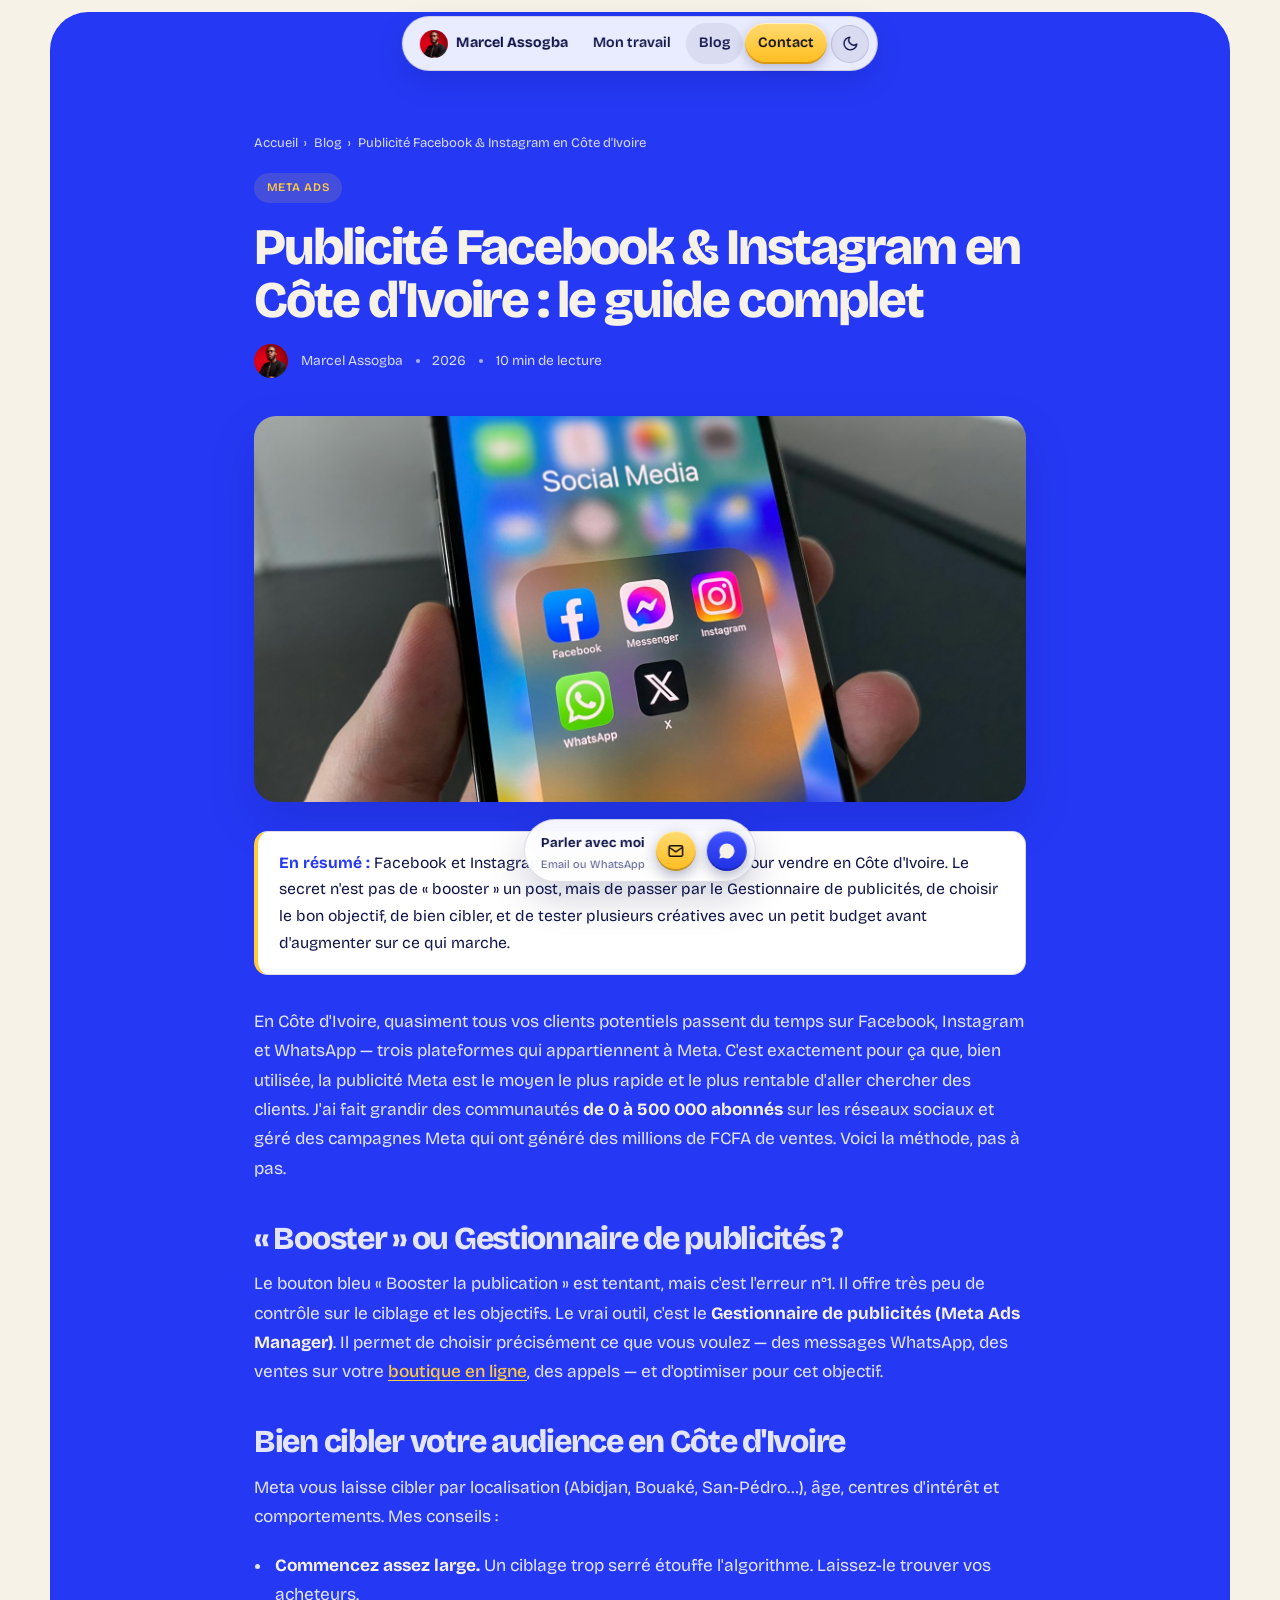
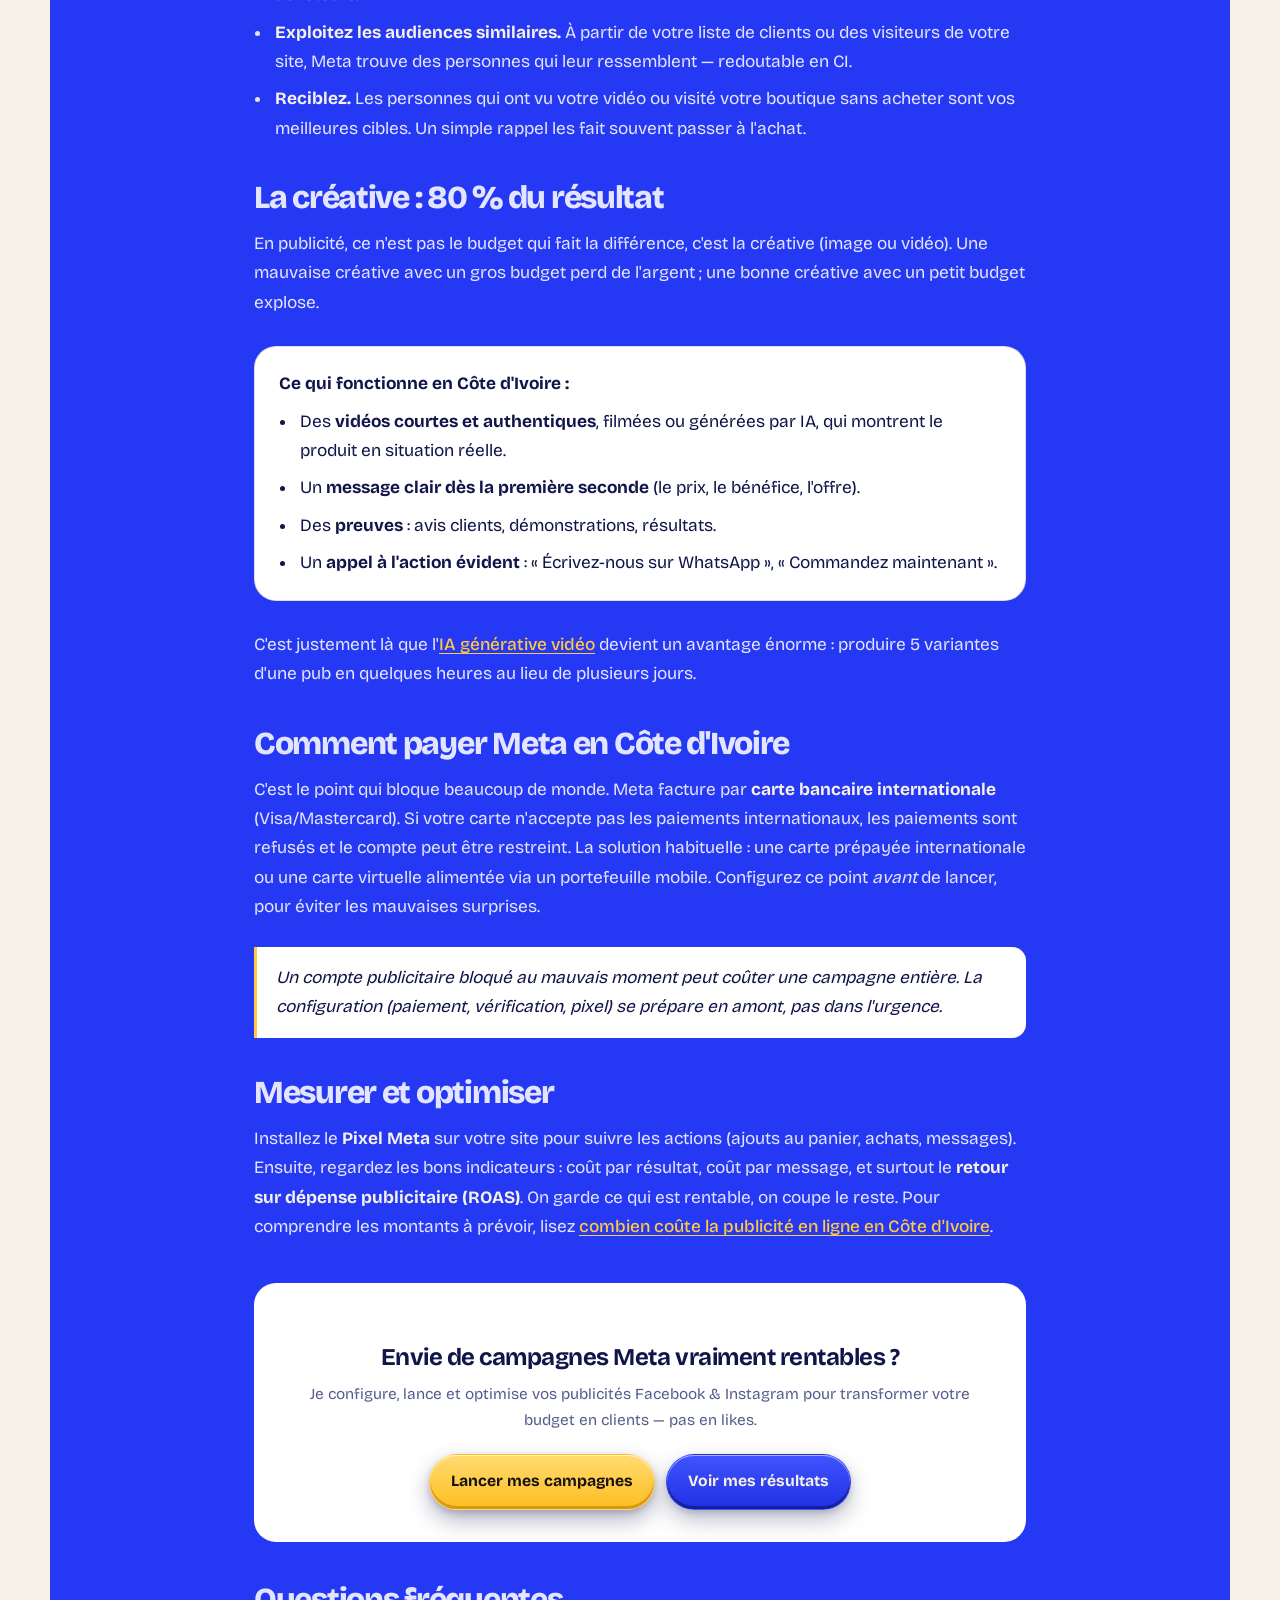
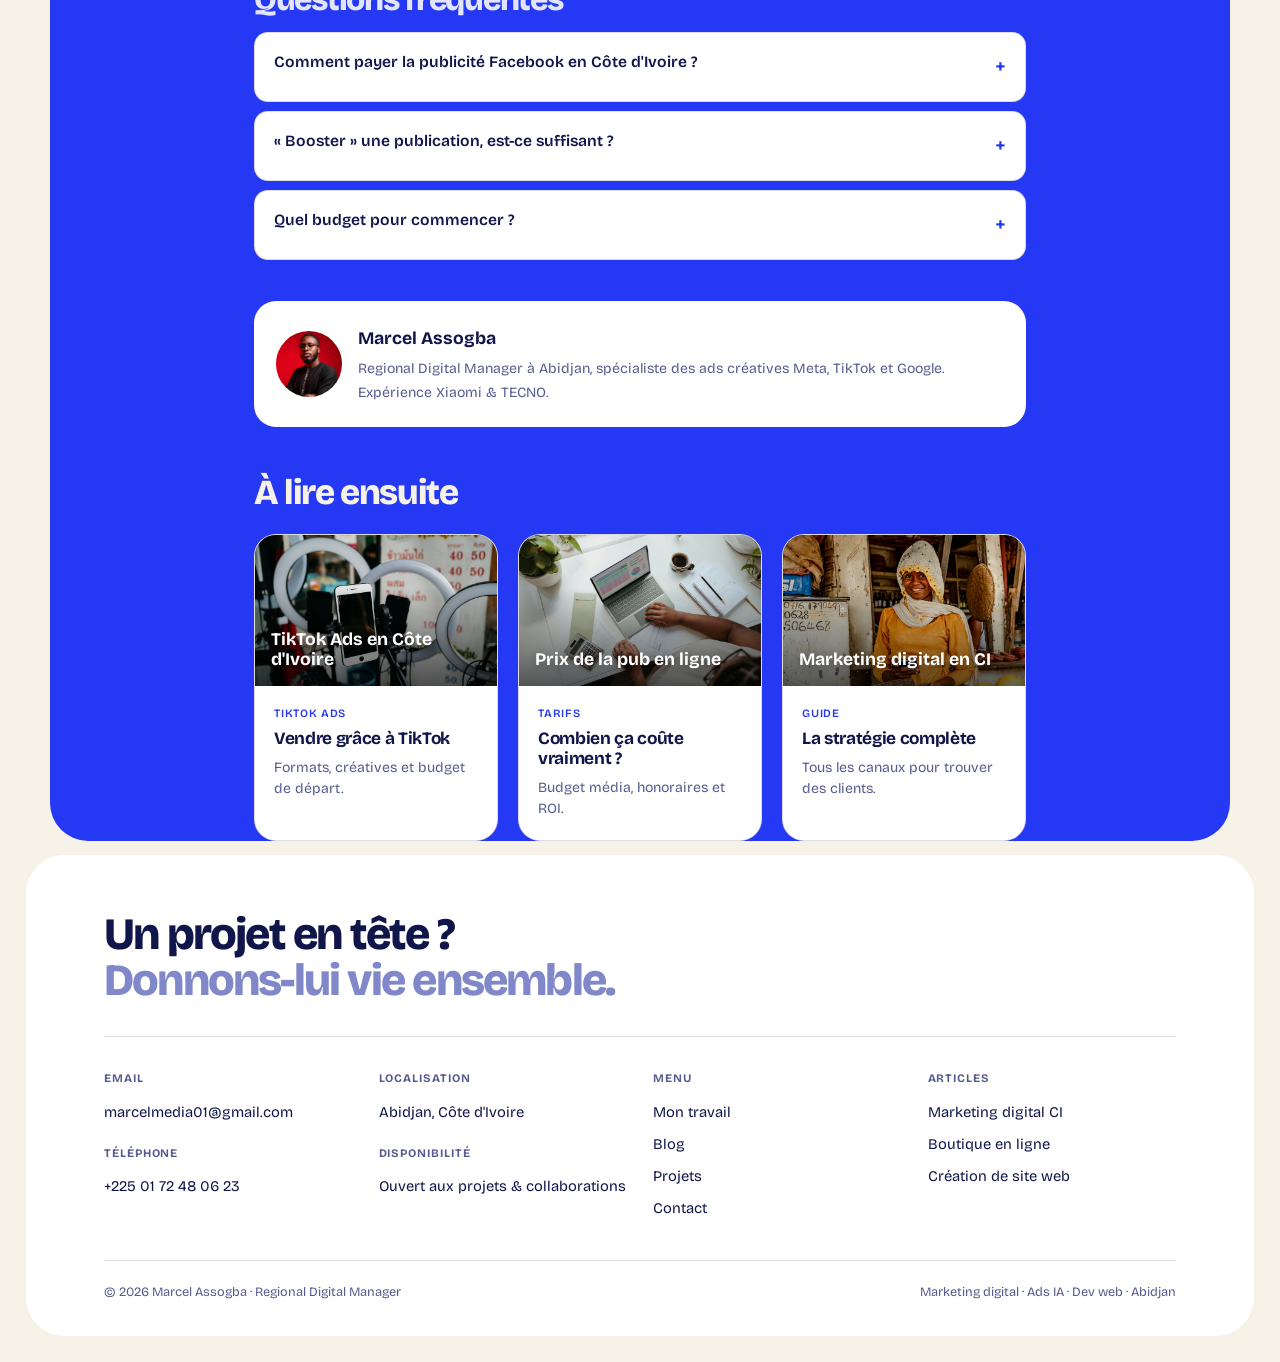
<file: publicite-facebook-instagram-cote-divoire.html>
<!DOCTYPE html>
<html lang="fr">
<head>
<meta charset="UTF-8">
<meta name="viewport" content="width=device-width, initial-scale=1.0">
<title>Publicité Facebook & Instagram en Côte d'Ivoire : le guide complet (Meta Ads 2026)</title>
<meta name="description" content="Comment réussir sa publicité Facebook et Instagram en Côte d'Ivoire : ciblage, budget en FCFA, paiement, créatives qui convertissent et erreurs à éviter. Guide pratique par Marcel Assogba, Abidjan.">
<meta name="keywords" content="publicité facebook côte d'ivoire, meta ads abidjan, faire de la pub sur facebook en côte d'ivoire, publicité instagram abidjan, agence facebook ads côte d'ivoire, booster publication facebook, campagne meta ci">
<meta name="author" content="Marcel Assogba">
<meta name="robots" content="index, follow, max-image-preview:large, max-snippet:-1">
<link rel="canonical" href="https://www.marcelassogba.com/publicite-facebook-instagram-cote-divoire">
<meta name="theme-color" content="#2539F5">
<meta name="geo.region" content="CI-AB"><meta name="geo.placename" content="Abidjan, Côte d'Ivoire">
<meta property="og:type" content="article">
<meta property="og:site_name" content="Marcel Assogba">
<meta property="og:title" content="Publicité Facebook & Instagram en Côte d'Ivoire : le guide complet">
<meta property="og:description" content="Ciblage, budget FCFA, paiement, créatives qui convertissent et erreurs à éviter.">
<meta property="og:url" content="https://www.marcelassogba.com/publicite-facebook-instagram-cote-divoire">
<meta property="og:locale" content="fr_FR">
<meta property="og:image" content="https://www.marcelassogba.com/images/blog/art-meta.jpg">
<meta property="article:published_time" content="2026-10-02">
<meta name="twitter:card" content="summary_large_image">
<meta name="twitter:title" content="Publicité Facebook & Instagram en Côte d'Ivoire : le guide complet">
<meta name="twitter:description" content="Meta Ads en CI : ciblage, budget FCFA, créatives et paiement.">
<meta name="twitter:image" content="https://www.marcelassogba.com/images/blog/art-meta.jpg">
<link rel="icon" type="image/png" href="img/favicon.png?v=3">
<link rel="manifest" href="/manifest.json">
<link rel="preconnect" href="https://fonts.googleapis.com"><link rel="preconnect" href="https://fonts.gstatic.com" crossorigin><link href="https://fonts.googleapis.com/css2?family=Bricolage+Grotesque:opsz,wght@12..96,400..800&display=swap" rel="stylesheet">
<script src="/js/theme.js"></script>
<script src="/js/cursor.js" defer></script>
<link rel="stylesheet" href="/css/blog.css">
<script type="application/ld+json">
{
 "@context":"https://schema.org",
 "@graph":[
  {"@type":"Article","headline":"Publicité Facebook & Instagram en Côte d'Ivoire : le guide complet (Meta Ads 2026)","description":"Ciblage, budget en FCFA, paiement, créatives qui convertissent et erreurs à éviter pour réussir sa publicité Meta en Côte d'Ivoire.","inLanguage":"fr","datePublished":"2026-10-02","dateModified":"2026-10-02","image":"https://www.marcelassogba.com/images/blog/art-meta.jpg","mainEntityOfPage":"https://www.marcelassogba.com/publicite-facebook-instagram-cote-divoire","author":{"@type":"Person","name":"Marcel Assogba","url":"https://www.marcelassogba.com/","jobTitle":"Regional Digital Manager"},"publisher":{"@type":"Person","name":"Marcel Assogba"}},
  {"@type":"BreadcrumbList","itemListElement":[
   {"@type":"ListItem","position":1,"name":"Accueil","item":"https://www.marcelassogba.com/"},
   {"@type":"ListItem","position":2,"name":"Blog","item":"https://www.marcelassogba.com/blog"},
   {"@type":"ListItem","position":3,"name":"Publicité Facebook & Instagram en Côte d'Ivoire","item":"https://www.marcelassogba.com/publicite-facebook-instagram-cote-divoire"}
  ]},
  {"@type":"FAQPage","mainEntity":[
   {"@type":"Question","name":"Comment payer la publicité Facebook en Côte d'Ivoire ?","acceptedAnswer":{"@type":"Answer","text":"Meta facture par carte bancaire (Visa/Mastercard). En Côte d'Ivoire, beaucoup utilisent une carte prépayée internationale ou une carte virtuelle liée à un portefeuille mobile. Il faut une carte qui accepte les paiements internationaux ; sinon les paiements sont refusés et le compte peut être restreint."}},
   {"@type":"Question","name":"« Booster » une publication, est-ce suffisant ?","acceptedAnswer":{"@type":"Answer","text":"Non. Le bouton Booster est limité en ciblage et en objectifs. Pour vraiment vendre, il faut passer par le Gestionnaire de publicités, choisir le bon objectif (messages, ventes, trafic), structurer les audiences et tester plusieurs créatives."}},
   {"@type":"Question","name":"Quel budget pour une campagne Facebook en CI ?","acceptedAnswer":{"@type":"Answer","text":"On peut tester à partir de 3 000 à 5 000 FCFA par jour. Prévoyez une phase de test d'une à deux semaines pour trouver les créatives et audiences gagnantes, avant d'augmenter le budget sur ce qui marche."}}
  ]}
 ]
}
</script>
</head>
<body>

<nav class="nav">
  <a href="/" class="brand"><img src="/images/marcel-portrait.jpg" alt="Marcel Assogba"> Marcel Assogba</a>
  <div class="links" id="navlinks">
    <a href="/mon-travail">Mon travail</a>
    <a href="/blog" class="on">Blog</a>
    <a href="/mon-travail#contact" class="cta">Contact</a>
  </div>
  <button class="theme-btn" type="button" data-theme-toggle aria-label="Passer au thème sombre" aria-pressed="false"><svg class="i-moon" viewBox="0 0 24 24" fill="none" stroke="currentColor" stroke-width="2" stroke-linecap="round" stroke-linejoin="round"><path d="M21 12.8A9 9 0 1 1 11.2 3a7 7 0 0 0 9.8 9.8z"/></svg><svg class="i-sun" viewBox="0 0 24 24" fill="none" stroke="currentColor" stroke-width="2" stroke-linecap="round" stroke-linejoin="round"><circle cx="12" cy="12" r="4"/><path d="M12 2v2M12 20v2M4.9 4.9l1.4 1.4M17.7 17.7l1.4 1.4M2 12h2M20 12h2M4.9 19.1l1.4-1.4M17.7 6.3l1.4-1.4"/></svg></button>
  <button class="burger" id="burger" aria-label="Menu"><span></span></button>
</nav>

<div class="contact-pill">
  <div><b>Parler avec moi</b><small>Email ou WhatsApp</small></div>
  <a class="ic mail" href="mailto:marcelmedia01@gmail.com" aria-label="Email"><svg viewBox="0 0 24 24" fill="none" stroke="currentColor" stroke-width="2"><rect x="3" y="5" width="18" height="14" rx="2"/><path d="m3 7 9 6 9-6"/></svg></a>
  <a class="ic wa" href="https://wa.me/2250172480623" target="_blank" rel="noopener" aria-label="WhatsApp"><svg viewBox="0 0 24 24" fill="currentColor"><path d="M17.5 14.4c-.3-.2-1.7-.9-2-1-.3-.1-.4-.1-.6.1-.2.3-.6.9-.8 1.1-.1.2-.3.2-.5.1-.3-.1-1.2-.5-2.3-1.4-.9-.8-1.4-1.7-1.6-2-.2-.3 0-.4.1-.6l.4-.5c.1-.2.2-.3.3-.5 0-.2 0-.4-.1-.5l-.8-2c-.2-.5-.4-.4-.6-.4h-.5c-.2 0-.5.1-.7.3-.3.3-1 .9-1 2.3s1 2.7 1.2 2.9c.1.2 2 3.1 4.9 4.3.7.3 1.2.5 1.6.6.7.2 1.3.2 1.8.1.5-.1 1.7-.7 1.9-1.4.2-.6.2-1.2.2-1.3-.1-.1-.3-.2-.6-.3M12 2a10 10 0 0 0-8.6 15l-1.4 5 5.2-1.3A10 10 0 1 0 12 2"/></svg></a>
</div>

<div class="shell">
  <article>
    <div class="wrap">
      <nav class="crumb"><a href="/">Accueil</a><span>›</span><a href="/blog">Blog</a><span>›</span>Publicité Facebook &amp; Instagram en Côte d'Ivoire</nav>
      <header class="post-head">
        <span class="chip">Meta Ads</span>
        <h1>Publicité Facebook &amp; Instagram en Côte d'Ivoire : le guide complet</h1>
        <div class="post-meta"><img src="/images/marcel-portrait.jpg" alt="Marcel Assogba"><span>Marcel Assogba</span><span class="dot"></span><span>2026</span><span class="dot"></span><span>10 min de lecture</span></div>
      </header>
      <div class="post-cover"><img src="/images/blog/art-meta.jpg" alt="Smartphone affichant les applications Facebook, Instagram et WhatsApp"></div>

      <div class="post-body">
        <div class="tldr"><b>En résumé :</b> Facebook et Instagram (Meta) restent le levier n°1 pour vendre en Côte d'Ivoire. Le secret n'est pas de « booster » un post, mais de passer par le Gestionnaire de publicités, de choisir le bon objectif, de bien cibler, et de tester plusieurs créatives avec un petit budget avant d'augmenter sur ce qui marche.</div>

        <p>En Côte d'Ivoire, quasiment tous vos clients potentiels passent du temps sur Facebook, Instagram et WhatsApp — trois plateformes qui appartiennent à Meta. C'est exactement pour ça que, bien utilisée, la publicité Meta est le moyen le plus rapide et le plus rentable d'aller chercher des clients. J'ai fait grandir des communautés <strong>de 0 à 500 000 abonnés</strong> sur les réseaux sociaux et géré des campagnes Meta qui ont généré des millions de FCFA de ventes. Voici la méthode, pas à pas.</p>

        <h2>« Booster » ou Gestionnaire de publicités ?</h2>
        <p>Le bouton bleu « Booster la publication » est tentant, mais c'est l'erreur n°1. Il offre très peu de contrôle sur le ciblage et les objectifs. Le vrai outil, c'est le <strong>Gestionnaire de publicités (Meta Ads Manager)</strong>. Il permet de choisir précisément ce que vous voulez — des messages WhatsApp, des ventes sur votre <a href="/creer-boutique-en-ligne-cote-divoire">boutique en ligne</a>, des appels — et d'optimiser pour cet objectif.</p>

        <h2>Bien cibler votre audience en Côte d'Ivoire</h2>
        <p>Meta vous laisse cibler par localisation (Abidjan, Bouaké, San-Pédro…), âge, centres d'intérêt et comportements. Mes conseils :</p>
        <ul>
          <li><strong>Commencez assez large.</strong> Un ciblage trop serré étouffe l'algorithme. Laissez-le trouver vos acheteurs.</li>
          <li><strong>Exploitez les audiences similaires.</strong> À partir de votre liste de clients ou des visiteurs de votre site, Meta trouve des personnes qui leur ressemblent — redoutable en CI.</li>
          <li><strong>Reciblez.</strong> Les personnes qui ont vu votre vidéo ou visité votre boutique sans acheter sont vos meilleures cibles. Un simple rappel les fait souvent passer à l'achat.</li>
        </ul>

        <h2>La créative : 80 % du résultat</h2>
        <p>En publicité, ce n'est pas le budget qui fait la différence, c'est la créative (image ou vidéo). Une mauvaise créative avec un gros budget perd de l'argent ; une bonne créative avec un petit budget explose.</p>
        <div class="key-box"><b>Ce qui fonctionne en Côte d'Ivoire :</b>
        <ul>
          <li>Des <strong>vidéos courtes et authentiques</strong>, filmées ou générées par IA, qui montrent le produit en situation réelle.</li>
          <li>Un <strong>message clair dès la première seconde</strong> (le prix, le bénéfice, l'offre).</li>
          <li>Des <strong>preuves</strong> : avis clients, démonstrations, résultats.</li>
          <li>Un <strong>appel à l'action évident</strong> : « Écrivez-nous sur WhatsApp », « Commandez maintenant ».</li>
        </ul></div>
        <p>C'est justement là que l'<a href="/publicite-video-ia-cote-divoire">IA générative vidéo</a> devient un avantage énorme : produire 5 variantes d'une pub en quelques heures au lieu de plusieurs jours.</p>

        <h2>Comment payer Meta en Côte d'Ivoire</h2>
        <p>C'est le point qui bloque beaucoup de monde. Meta facture par <strong>carte bancaire internationale</strong> (Visa/Mastercard). Si votre carte n'accepte pas les paiements internationaux, les paiements sont refusés et le compte peut être restreint. La solution habituelle : une carte prépayée internationale ou une carte virtuelle alimentée via un portefeuille mobile. Configurez ce point <em>avant</em> de lancer, pour éviter les mauvaises surprises.</p>

        <blockquote>Un compte publicitaire bloqué au mauvais moment peut coûter une campagne entière. La configuration (paiement, vérification, pixel) se prépare en amont, pas dans l'urgence.</blockquote>

        <h2>Mesurer et optimiser</h2>
        <p>Installez le <strong>Pixel Meta</strong> sur votre site pour suivre les actions (ajouts au panier, achats, messages). Ensuite, regardez les bons indicateurs : coût par résultat, coût par message, et surtout le <strong>retour sur dépense publicitaire (ROAS)</strong>. On garde ce qui est rentable, on coupe le reste. Pour comprendre les montants à prévoir, lisez <a href="/prix-publicite-en-ligne-cote-divoire">combien coûte la publicité en ligne en Côte d'Ivoire</a>.</p>

        <div class="cta-box">
          <h3>Envie de campagnes Meta vraiment rentables ?</h3>
          <p>Je configure, lance et optimise vos publicités Facebook & Instagram pour transformer votre budget en clients — pas en likes.</p>
          <div class="btns">
            <a class="btn btn-accent" href="https://wa.me/2250172480623" target="_blank" rel="noopener">Lancer mes campagnes</a>
            <a class="btn btn-light" href="/mon-travail">Voir mes résultats</a>
          </div>
        </div>

        <div class="post-faq">
          <h2>Questions fréquentes</h2>
          <details class="acc"><summary>Comment payer la publicité Facebook en Côte d'Ivoire ?</summary><div class="a">Meta facture par carte Visa/Mastercard acceptant les paiements internationaux. Beaucoup utilisent une carte prépayée internationale ou une carte virtuelle liée à un portefeuille mobile. Configurez ce point avant de lancer.</div></details>
          <details class="acc"><summary>« Booster » une publication, est-ce suffisant ?</summary><div class="a">Non. Le Booster est limité. Pour vendre, passez par le Gestionnaire de publicités, choisissez le bon objectif, structurez vos audiences et testez plusieurs créatives.</div></details>
          <details class="acc"><summary>Quel budget pour commencer ?</summary><div class="a">Testez à partir de 3 000 à 5 000 FCFA/jour pendant 1 à 2 semaines pour identifier les créatives et audiences gagnantes, puis augmentez sur ce qui marche.</div></details>
        </div>

        <div class="author"><img src="/images/marcel-portrait.jpg" alt="Marcel Assogba"><div><b>Marcel Assogba</b><p>Regional Digital Manager à Abidjan, spécialiste des ads créatives Meta, TikTok et Google. Expérience Xiaomi & TECNO.</p></div></div>
      </div>

      <h2 class="sec-title" style="margin-top:3rem">À lire ensuite</h2>
      <div class="cards">
        <a class="card g5" href="/tiktok-ads-cote-divoire"><div class="thumb"><img class="ph" src="/images/blog/art-tiktok.jpg" alt="Smartphone sur trépied avec anneaux lumineux pour tourner une vidéo TikTok" loading="lazy"><span>TikTok Ads en Côte d'Ivoire</span></div><div class="body"><div class="cat">TikTok Ads</div><h3>Vendre grâce à TikTok</h3><p>Formats, créatives et budget de départ.</p></div></a>
        <a class="card g5" href="/prix-publicite-en-ligne-cote-divoire"><div class="thumb"><img class="ph" src="/images/blog/art-prix.jpg" alt="Calcul d'un budget publicitaire avec ordinateur portable et calculatrice" loading="lazy"><span>Prix de la pub en ligne</span></div><div class="body"><div class="cat">Tarifs</div><h3>Combien ça coûte vraiment ?</h3><p>Budget média, honoraires et ROI.</p></div></a>
        <a class="card" href="/marketing-digital-cote-divoire"><div class="thumb"><img class="ph" src="/images/blog/art-marketing.jpg" alt="Commerçante ivoirienne qui utilise son smartphone pour vendre en ligne" loading="lazy"><span>Marketing digital en CI</span></div><div class="body"><div class="cat">Guide</div><h3>La stratégie complète</h3><p>Tous les canaux pour trouver des clients.</p></div></a>
      </div>
    </div>
  </article>
</div>

<footer class="footer">
  <div class="wrap-wide">
    <h2>Un projet en tête ?<br><span class="dim">Donnons-lui vie ensemble.</span></h2>
    <div class="footer-cols">
      <div><h5>Email</h5><a href="mailto:marcelmedia01@gmail.com">marcelmedia01@gmail.com</a><h5 style="margin-top:1.2rem">Téléphone</h5><a href="https://wa.me/2250172480623" target="_blank" rel="noopener">+225 01 72 48 06 23</a></div>
      <div><h5>Localisation</h5><p>Abidjan, Côte d'Ivoire</p><h5 style="margin-top:1.2rem">Disponibilité</h5><p>Ouvert aux projets &amp; collaborations</p></div>
      <div><h5>Menu</h5><a href="/mon-travail">Mon travail</a><a href="/blog">Blog</a><a href="/mon-travail#projets">Projets</a><a href="/mon-travail#contact">Contact</a></div>
      <div><h5>Articles</h5><a href="/marketing-digital-cote-divoire">Marketing digital CI</a><a href="/creer-boutique-en-ligne-cote-divoire">Boutique en ligne</a><a href="/creation-site-web-abidjan">Création de site web</a></div>
    </div>
    <div class="footer-bottom"><span>© 2026 Marcel Assogba · Regional Digital Manager</span><span>Marketing digital · Ads IA · Dev web · Abidjan</span></div>
  </div>
</footer>

<script>
const burger=document.getElementById('burger'),navlinks=document.getElementById('navlinks');
burger.addEventListener('click',()=>navlinks.classList.toggle('on'));
</script>
</body>
</html>
</file>
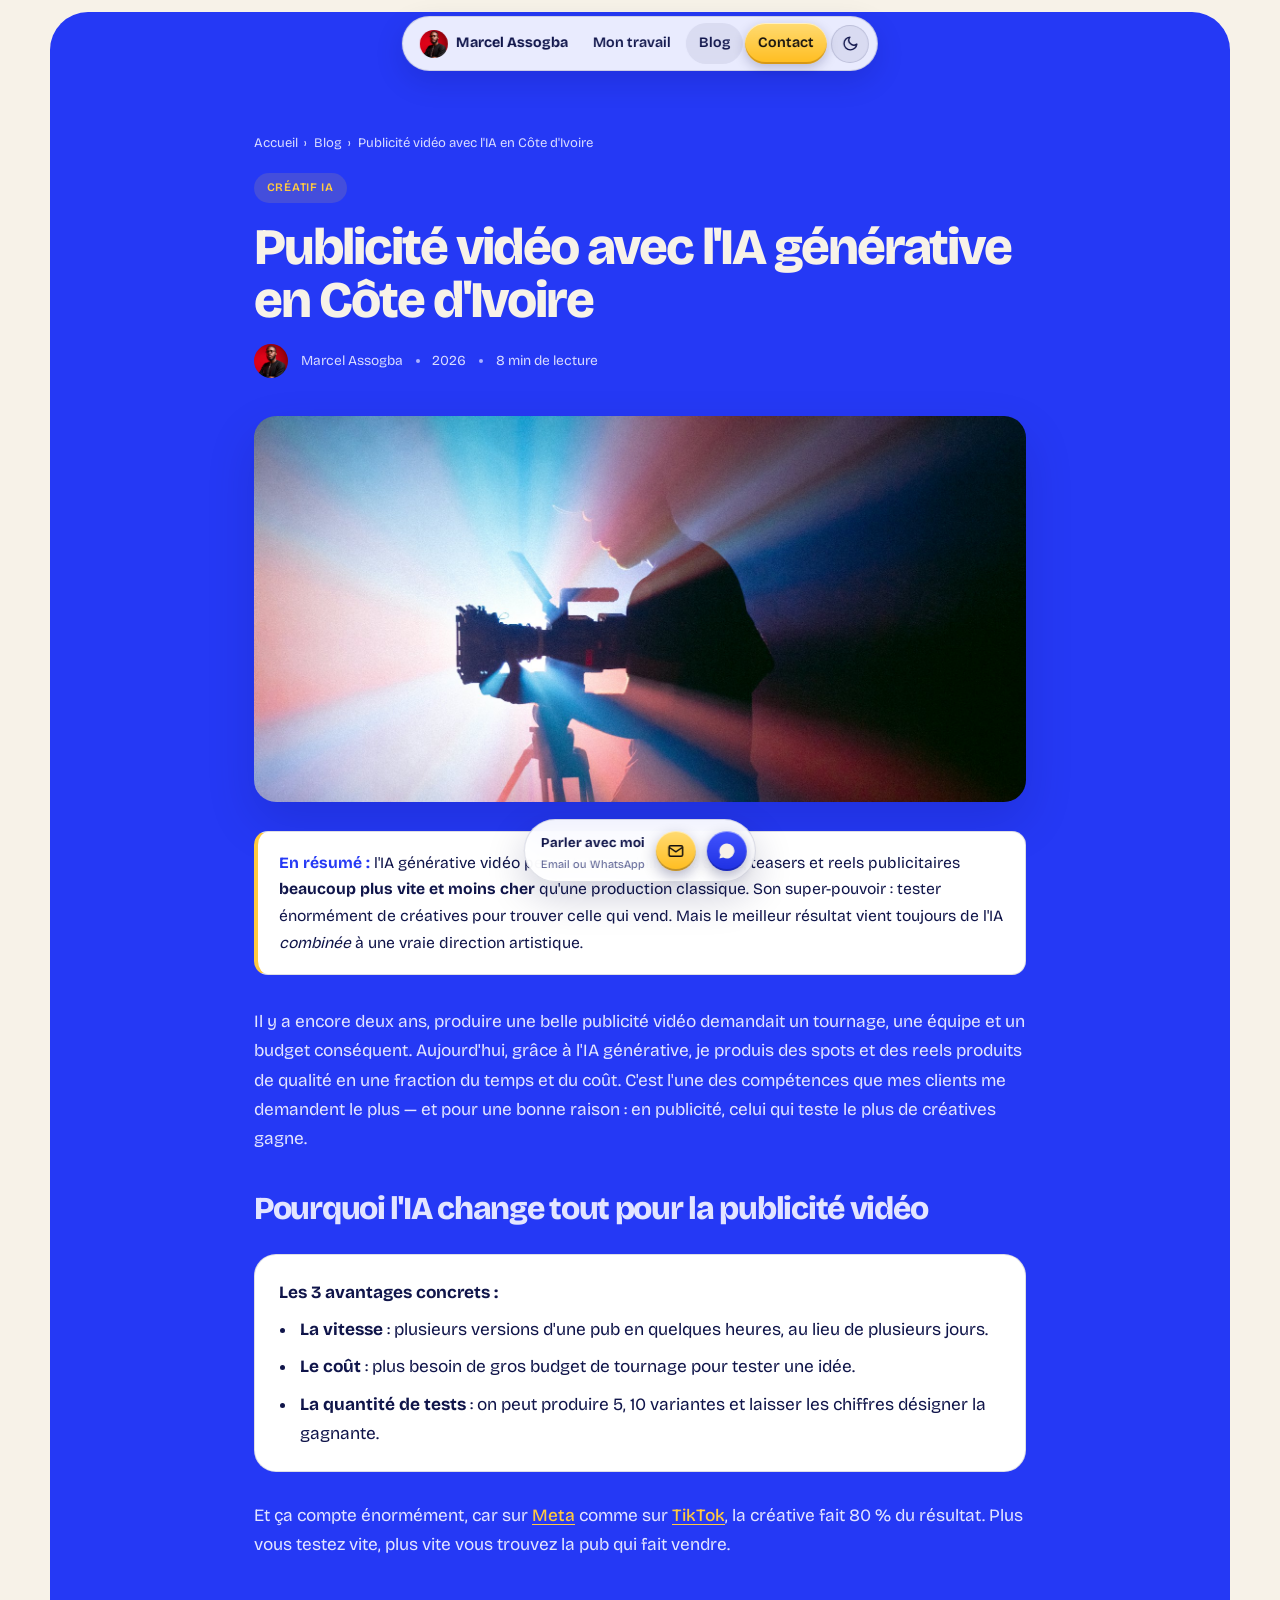
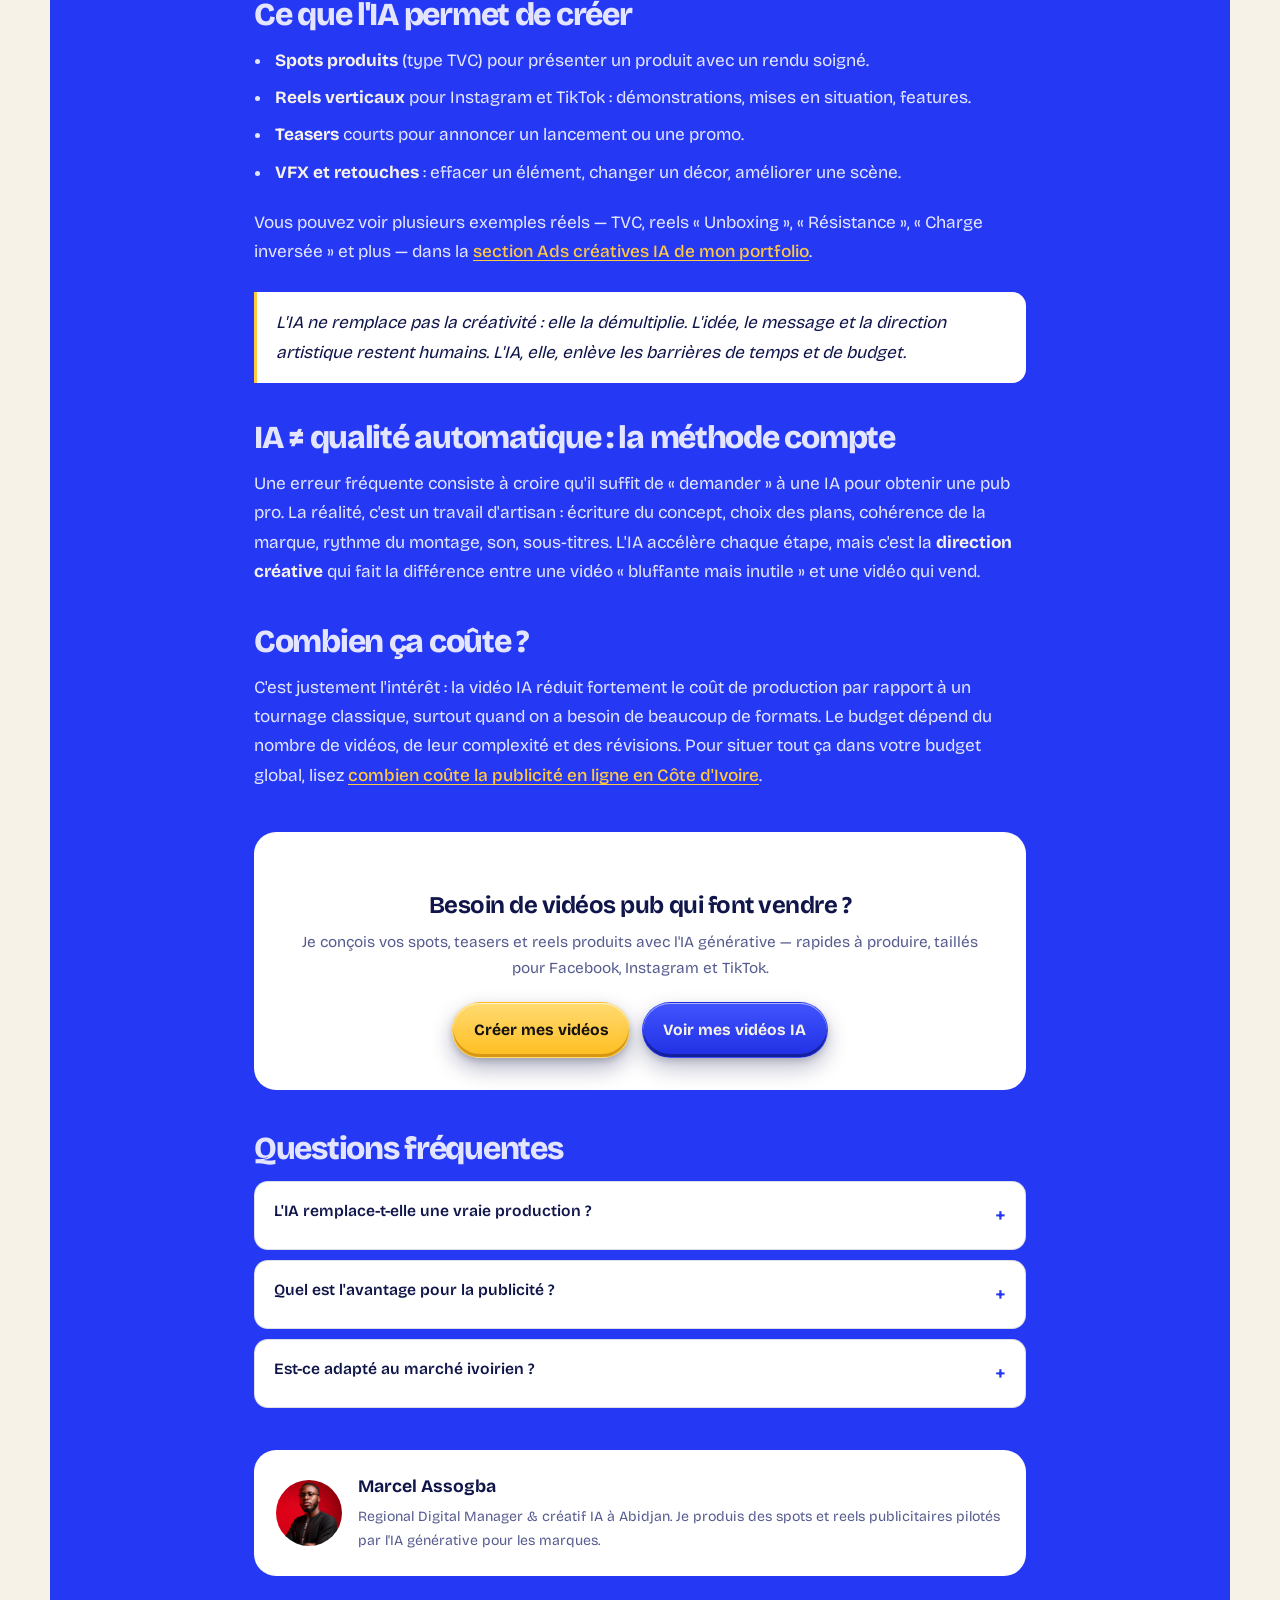
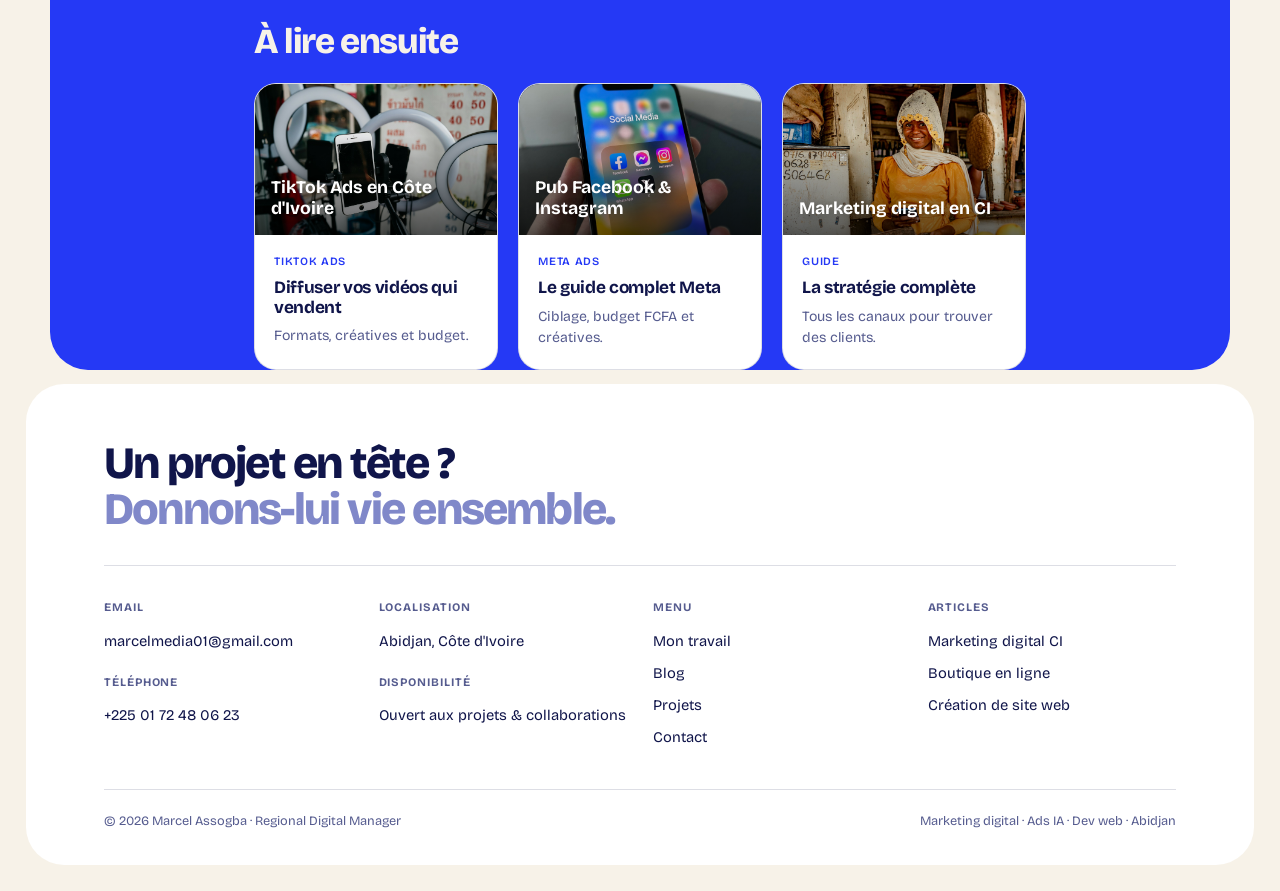
<file: publicite-video-ia-cote-divoire.html>
<!DOCTYPE html>
<html lang="fr">
<head>
<meta charset="UTF-8">
<meta name="viewport" content="width=device-width, initial-scale=1.0">
<title>Publicité vidéo avec l'IA générative en Côte d'Ivoire (2026)</title>
<meta name="description" content="Comment produire des publicités vidéo (spots, teasers, reels) plus vite et moins cher grâce à l'IA générative, en Côte d'Ivoire — sans sacrifier la qualité. Exemples et méthode par Marcel Assogba.">
<meta name="keywords" content="publicité vidéo IA côte d'ivoire, créer une vidéo pub avec l'IA, spot publicitaire abidjan, reels produits IA, vidéo marketing abidjan, IA générative vidéo, montage vidéo publicitaire ci">
<meta name="author" content="Marcel Assogba">
<meta name="robots" content="index, follow, max-image-preview:large, max-snippet:-1, max-video-preview:-1">
<link rel="canonical" href="https://www.marcelassogba.com/publicite-video-ia-cote-divoire">
<meta name="theme-color" content="#2539F5">
<meta name="geo.region" content="CI-AB"><meta name="geo.placename" content="Abidjan, Côte d'Ivoire">
<meta property="og:type" content="article">
<meta property="og:site_name" content="Marcel Assogba">
<meta property="og:title" content="Publicité vidéo avec l'IA générative en Côte d'Ivoire">
<meta property="og:description" content="Produire des spots et reels pro plus vite et moins cher grâce à l'IA — sans sacrifier la qualité.">
<meta property="og:url" content="https://www.marcelassogba.com/publicite-video-ia-cote-divoire">
<meta property="og:locale" content="fr_FR">
<meta property="og:image" content="https://www.marcelassogba.com/images/blog/art-video-ia.jpg">
<meta property="article:published_time" content="2026-10-02">
<meta name="twitter:card" content="summary_large_image">
<meta name="twitter:title" content="Publicité vidéo avec l'IA générative en Côte d'Ivoire">
<meta name="twitter:description" content="Spots et reels produits par IA, plus vite et moins cher, en CI.">
<meta name="twitter:image" content="https://www.marcelassogba.com/images/blog/art-video-ia.jpg">
<link rel="icon" type="image/png" href="img/favicon.png?v=3">
<link rel="manifest" href="/manifest.json">
<link rel="preconnect" href="https://fonts.googleapis.com"><link rel="preconnect" href="https://fonts.gstatic.com" crossorigin><link href="https://fonts.googleapis.com/css2?family=Bricolage+Grotesque:opsz,wght@12..96,400..800&display=swap" rel="stylesheet">
<script src="/js/theme.js"></script>
<script src="/js/cursor.js" defer></script>
<link rel="stylesheet" href="/css/blog.css">
<script type="application/ld+json">
{
 "@context":"https://schema.org",
 "@graph":[
  {"@type":"Article","headline":"Publicité vidéo avec l'IA générative en Côte d'Ivoire (2026)","description":"Produire des spots, teasers et reels publicitaires plus vite et moins cher grâce à l'IA générative, en Côte d'Ivoire, sans sacrifier la qualité.","inLanguage":"fr","datePublished":"2026-10-02","dateModified":"2026-10-02","image":"https://www.marcelassogba.com/images/blog/art-video-ia.jpg","mainEntityOfPage":"https://www.marcelassogba.com/publicite-video-ia-cote-divoire","author":{"@type":"Person","name":"Marcel Assogba","url":"https://www.marcelassogba.com/","jobTitle":"Regional Digital Manager"},"publisher":{"@type":"Person","name":"Marcel Assogba"}},
  {"@type":"BreadcrumbList","itemListElement":[
   {"@type":"ListItem","position":1,"name":"Accueil","item":"https://www.marcelassogba.com/"},
   {"@type":"ListItem","position":2,"name":"Blog","item":"https://www.marcelassogba.com/blog"},
   {"@type":"ListItem","position":3,"name":"Publicité vidéo avec l'IA en Côte d'Ivoire","item":"https://www.marcelassogba.com/publicite-video-ia-cote-divoire"}
  ]},
  {"@type":"FAQPage","mainEntity":[
   {"@type":"Question","name":"L'IA remplace-t-elle une vraie production vidéo ?","acceptedAnswer":{"@type":"Answer","text":"Non, elle la complète. L'IA accélère la création et réduit les coûts, surtout pour les formats publicitaires courts et le test de créatives. Pour un rendu pro, elle se combine toujours avec une direction artistique et un montage humains."}},
   {"@type":"Question","name":"Quel est l'avantage de la vidéo IA pour la publicité ?","acceptedAnswer":{"@type":"Answer","text":"La vitesse et le coût. On peut produire plusieurs variantes d'une pub en quelques heures au lieu de plusieurs jours, ce qui permet de tester beaucoup plus de créatives et de trouver celle qui vend, sans gros budget de tournage."}},
   {"@type":"Question","name":"La vidéo IA est-elle adaptée au marché ivoirien ?","acceptedAnswer":{"@type":"Answer","text":"Oui. Pour les reels produits, teasers et spots diffusés sur Facebook, Instagram et TikTok, la vidéo IA permet de produire vite et à moindre coût un contenu adapté à l'audience ivoirienne et aux codes de chaque plateforme."}}
  ]}
 ]
}
</script>
</head>
<body>

<nav class="nav">
  <a href="/" class="brand"><img src="/images/marcel-portrait.jpg" alt="Marcel Assogba"> Marcel Assogba</a>
  <div class="links" id="navlinks">
    <a href="/mon-travail">Mon travail</a>
    <a href="/blog" class="on">Blog</a>
    <a href="/mon-travail#contact" class="cta">Contact</a>
  </div>
  <button class="theme-btn" type="button" data-theme-toggle aria-label="Passer au thème sombre" aria-pressed="false"><svg class="i-moon" viewBox="0 0 24 24" fill="none" stroke="currentColor" stroke-width="2" stroke-linecap="round" stroke-linejoin="round"><path d="M21 12.8A9 9 0 1 1 11.2 3a7 7 0 0 0 9.8 9.8z"/></svg><svg class="i-sun" viewBox="0 0 24 24" fill="none" stroke="currentColor" stroke-width="2" stroke-linecap="round" stroke-linejoin="round"><circle cx="12" cy="12" r="4"/><path d="M12 2v2M12 20v2M4.9 4.9l1.4 1.4M17.7 17.7l1.4 1.4M2 12h2M20 12h2M4.9 19.1l1.4-1.4M17.7 6.3l1.4-1.4"/></svg></button>
  <button class="burger" id="burger" aria-label="Menu"><span></span></button>
</nav>

<div class="contact-pill">
  <div><b>Parler avec moi</b><small>Email ou WhatsApp</small></div>
  <a class="ic mail" href="mailto:marcelmedia01@gmail.com" aria-label="Email"><svg viewBox="0 0 24 24" fill="none" stroke="currentColor" stroke-width="2"><rect x="3" y="5" width="18" height="14" rx="2"/><path d="m3 7 9 6 9-6"/></svg></a>
  <a class="ic wa" href="https://wa.me/2250172480623" target="_blank" rel="noopener" aria-label="WhatsApp"><svg viewBox="0 0 24 24" fill="currentColor"><path d="M17.5 14.4c-.3-.2-1.7-.9-2-1-.3-.1-.4-.1-.6.1-.2.3-.6.9-.8 1.1-.1.2-.3.2-.5.1-.3-.1-1.2-.5-2.3-1.4-.9-.8-1.4-1.7-1.6-2-.2-.3 0-.4.1-.6l.4-.5c.1-.2.2-.3.3-.5 0-.2 0-.4-.1-.5l-.8-2c-.2-.5-.4-.4-.6-.4h-.5c-.2 0-.5.1-.7.3-.3.3-1 .9-1 2.3s1 2.7 1.2 2.9c.1.2 2 3.1 4.9 4.3.7.3 1.2.5 1.6.6.7.2 1.3.2 1.8.1.5-.1 1.7-.7 1.9-1.4.2-.6.2-1.2.2-1.3-.1-.1-.3-.2-.6-.3M12 2a10 10 0 0 0-8.6 15l-1.4 5 5.2-1.3A10 10 0 1 0 12 2"/></svg></a>
</div>

<div class="shell">
  <article>
    <div class="wrap">
      <nav class="crumb"><a href="/">Accueil</a><span>›</span><a href="/blog">Blog</a><span>›</span>Publicité vidéo avec l'IA en Côte d'Ivoire</nav>
      <header class="post-head">
        <span class="chip">Créatif IA</span>
        <h1>Publicité vidéo avec l'IA générative en Côte d'Ivoire</h1>
        <div class="post-meta"><img src="/images/marcel-portrait.jpg" alt="Marcel Assogba"><span>Marcel Assogba</span><span class="dot"></span><span>2026</span><span class="dot"></span><span>8 min de lecture</span></div>
      </header>
      <div class="post-cover"><img src="/images/blog/art-video-ia.jpg" alt="Caméra sur trépied en plein tournage d'un spot publicitaire"></div>

      <div class="post-body">
        <div class="tldr"><b>En résumé :</b> l'IA générative vidéo permet de produire des spots, teasers et reels publicitaires <strong>beaucoup plus vite et moins cher</strong> qu'une production classique. Son super-pouvoir : tester énormément de créatives pour trouver celle qui vend. Mais le meilleur résultat vient toujours de l'IA <em>combinée</em> à une vraie direction artistique.</div>

        <p>Il y a encore deux ans, produire une belle publicité vidéo demandait un tournage, une équipe et un budget conséquent. Aujourd'hui, grâce à l'IA générative, je produis des spots et des reels produits de qualité en une fraction du temps et du coût. C'est l'une des compétences que mes clients me demandent le plus — et pour une bonne raison : en publicité, celui qui teste le plus de créatives gagne.</p>

        <h2>Pourquoi l'IA change tout pour la publicité vidéo</h2>
        <div class="key-box"><b>Les 3 avantages concrets :</b>
        <ul>
          <li><strong>La vitesse</strong> : plusieurs versions d'une pub en quelques heures, au lieu de plusieurs jours.</li>
          <li><strong>Le coût</strong> : plus besoin de gros budget de tournage pour tester une idée.</li>
          <li><strong>La quantité de tests</strong> : on peut produire 5, 10 variantes et laisser les chiffres désigner la gagnante.</li>
        </ul></div>
        <p>Et ça compte énormément, car sur <a href="/publicite-facebook-instagram-cote-divoire">Meta</a> comme sur <a href="/tiktok-ads-cote-divoire">TikTok</a>, la créative fait 80 % du résultat. Plus vous testez vite, plus vite vous trouvez la pub qui fait vendre.</p>

        <h2>Ce que l'IA permet de créer</h2>
        <ul>
          <li><strong>Spots produits</strong> (type TVC) pour présenter un produit avec un rendu soigné.</li>
          <li><strong>Reels verticaux</strong> pour Instagram et TikTok : démonstrations, mises en situation, features.</li>
          <li><strong>Teasers</strong> courts pour annoncer un lancement ou une promo.</li>
          <li><strong>VFX et retouches</strong> : effacer un élément, changer un décor, améliorer une scène.</li>
        </ul>
        <p>Vous pouvez voir plusieurs exemples réels — TVC, reels « Unboxing », « Résistance », « Charge inversée » et plus — dans la <a href="/mon-travail#ads">section Ads créatives IA de mon portfolio</a>.</p>

        <blockquote>L'IA ne remplace pas la créativité : elle la démultiplie. L'idée, le message et la direction artistique restent humains. L'IA, elle, enlève les barrières de temps et de budget.</blockquote>

        <h2>IA ≠ qualité automatique : la méthode compte</h2>
        <p>Une erreur fréquente consiste à croire qu'il suffit de « demander » à une IA pour obtenir une pub pro. La réalité, c'est un travail d'artisan : écriture du concept, choix des plans, cohérence de la marque, rythme du montage, son, sous-titres. L'IA accélère chaque étape, mais c'est la <strong>direction créative</strong> qui fait la différence entre une vidéo « bluffante mais inutile » et une vidéo qui vend.</p>

        <h2>Combien ça coûte ?</h2>
        <p>C'est justement l'intérêt : la vidéo IA réduit fortement le coût de production par rapport à un tournage classique, surtout quand on a besoin de beaucoup de formats. Le budget dépend du nombre de vidéos, de leur complexité et des révisions. Pour situer tout ça dans votre budget global, lisez <a href="/prix-publicite-en-ligne-cote-divoire">combien coûte la publicité en ligne en Côte d'Ivoire</a>.</p>

        <div class="cta-box">
          <h3>Besoin de vidéos pub qui font vendre ?</h3>
          <p>Je conçois vos spots, teasers et reels produits avec l'IA générative — rapides à produire, taillés pour Facebook, Instagram et TikTok.</p>
          <div class="btns">
            <a class="btn btn-accent" href="https://wa.me/2250172480623" target="_blank" rel="noopener">Créer mes vidéos</a>
            <a class="btn btn-light" href="/mon-travail#ads">Voir mes vidéos IA</a>
          </div>
        </div>

        <div class="post-faq">
          <h2>Questions fréquentes</h2>
          <details class="acc"><summary>L'IA remplace-t-elle une vraie production ?</summary><div class="a">Non, elle la complète. L'IA accélère la création et réduit les coûts, surtout pour les formats courts et le test de créatives. Pour un rendu pro, elle se combine à une direction artistique et un montage humains.</div></details>
          <details class="acc"><summary>Quel est l'avantage pour la publicité ?</summary><div class="a">La vitesse et le coût : produire plusieurs variantes en quelques heures, tester beaucoup plus de créatives et trouver celle qui vend, sans gros budget de tournage.</div></details>
          <details class="acc"><summary>Est-ce adapté au marché ivoirien ?</summary><div class="a">Oui. Pour les reels, teasers et spots diffusés sur Facebook, Instagram et TikTok, la vidéo IA produit vite et à moindre coût un contenu adapté à l'audience ivoirienne.</div></details>
        </div>

        <div class="author"><img src="/images/marcel-portrait.jpg" alt="Marcel Assogba"><div><b>Marcel Assogba</b><p>Regional Digital Manager & créatif IA à Abidjan. Je produis des spots et reels publicitaires pilotés par l'IA générative pour les marques.</p></div></div>
      </div>

      <h2 class="sec-title" style="margin-top:3rem">À lire ensuite</h2>
      <div class="cards">
        <a class="card g5" href="/tiktok-ads-cote-divoire"><div class="thumb"><img class="ph" src="/images/blog/art-tiktok.jpg" alt="Smartphone sur trépied avec anneaux lumineux pour tourner une vidéo TikTok" loading="lazy"><span>TikTok Ads en Côte d'Ivoire</span></div><div class="body"><div class="cat">TikTok Ads</div><h3>Diffuser vos vidéos qui vendent</h3><p>Formats, créatives et budget.</p></div></a>
        <a class="card g2" href="/publicite-facebook-instagram-cote-divoire"><div class="thumb"><img class="ph" src="/images/blog/art-meta.jpg" alt="Smartphone affichant les applications Facebook, Instagram et WhatsApp" loading="lazy"><span>Pub Facebook &amp; Instagram</span></div><div class="body"><div class="cat">Meta Ads</div><h3>Le guide complet Meta</h3><p>Ciblage, budget FCFA et créatives.</p></div></a>
        <a class="card" href="/marketing-digital-cote-divoire"><div class="thumb"><img class="ph" src="/images/blog/art-marketing.jpg" alt="Commerçante ivoirienne qui utilise son smartphone pour vendre en ligne" loading="lazy"><span>Marketing digital en CI</span></div><div class="body"><div class="cat">Guide</div><h3>La stratégie complète</h3><p>Tous les canaux pour trouver des clients.</p></div></a>
      </div>
    </div>
  </article>
</div>

<footer class="footer">
  <div class="wrap-wide">
    <h2>Un projet en tête ?<br><span class="dim">Donnons-lui vie ensemble.</span></h2>
    <div class="footer-cols">
      <div><h5>Email</h5><a href="mailto:marcelmedia01@gmail.com">marcelmedia01@gmail.com</a><h5 style="margin-top:1.2rem">Téléphone</h5><a href="https://wa.me/2250172480623" target="_blank" rel="noopener">+225 01 72 48 06 23</a></div>
      <div><h5>Localisation</h5><p>Abidjan, Côte d'Ivoire</p><h5 style="margin-top:1.2rem">Disponibilité</h5><p>Ouvert aux projets &amp; collaborations</p></div>
      <div><h5>Menu</h5><a href="/mon-travail">Mon travail</a><a href="/blog">Blog</a><a href="/mon-travail#projets">Projets</a><a href="/mon-travail#contact">Contact</a></div>
      <div><h5>Articles</h5><a href="/marketing-digital-cote-divoire">Marketing digital CI</a><a href="/creer-boutique-en-ligne-cote-divoire">Boutique en ligne</a><a href="/creation-site-web-abidjan">Création de site web</a></div>
    </div>
    <div class="footer-bottom"><span>© 2026 Marcel Assogba · Regional Digital Manager</span><span>Marketing digital · Ads IA · Dev web · Abidjan</span></div>
  </div>
</footer>

<script>
const burger=document.getElementById('burger'),navlinks=document.getElementById('navlinks');
burger.addEventListener('click',()=>navlinks.classList.toggle('on'));
</script>
</body>
</html>
</file>
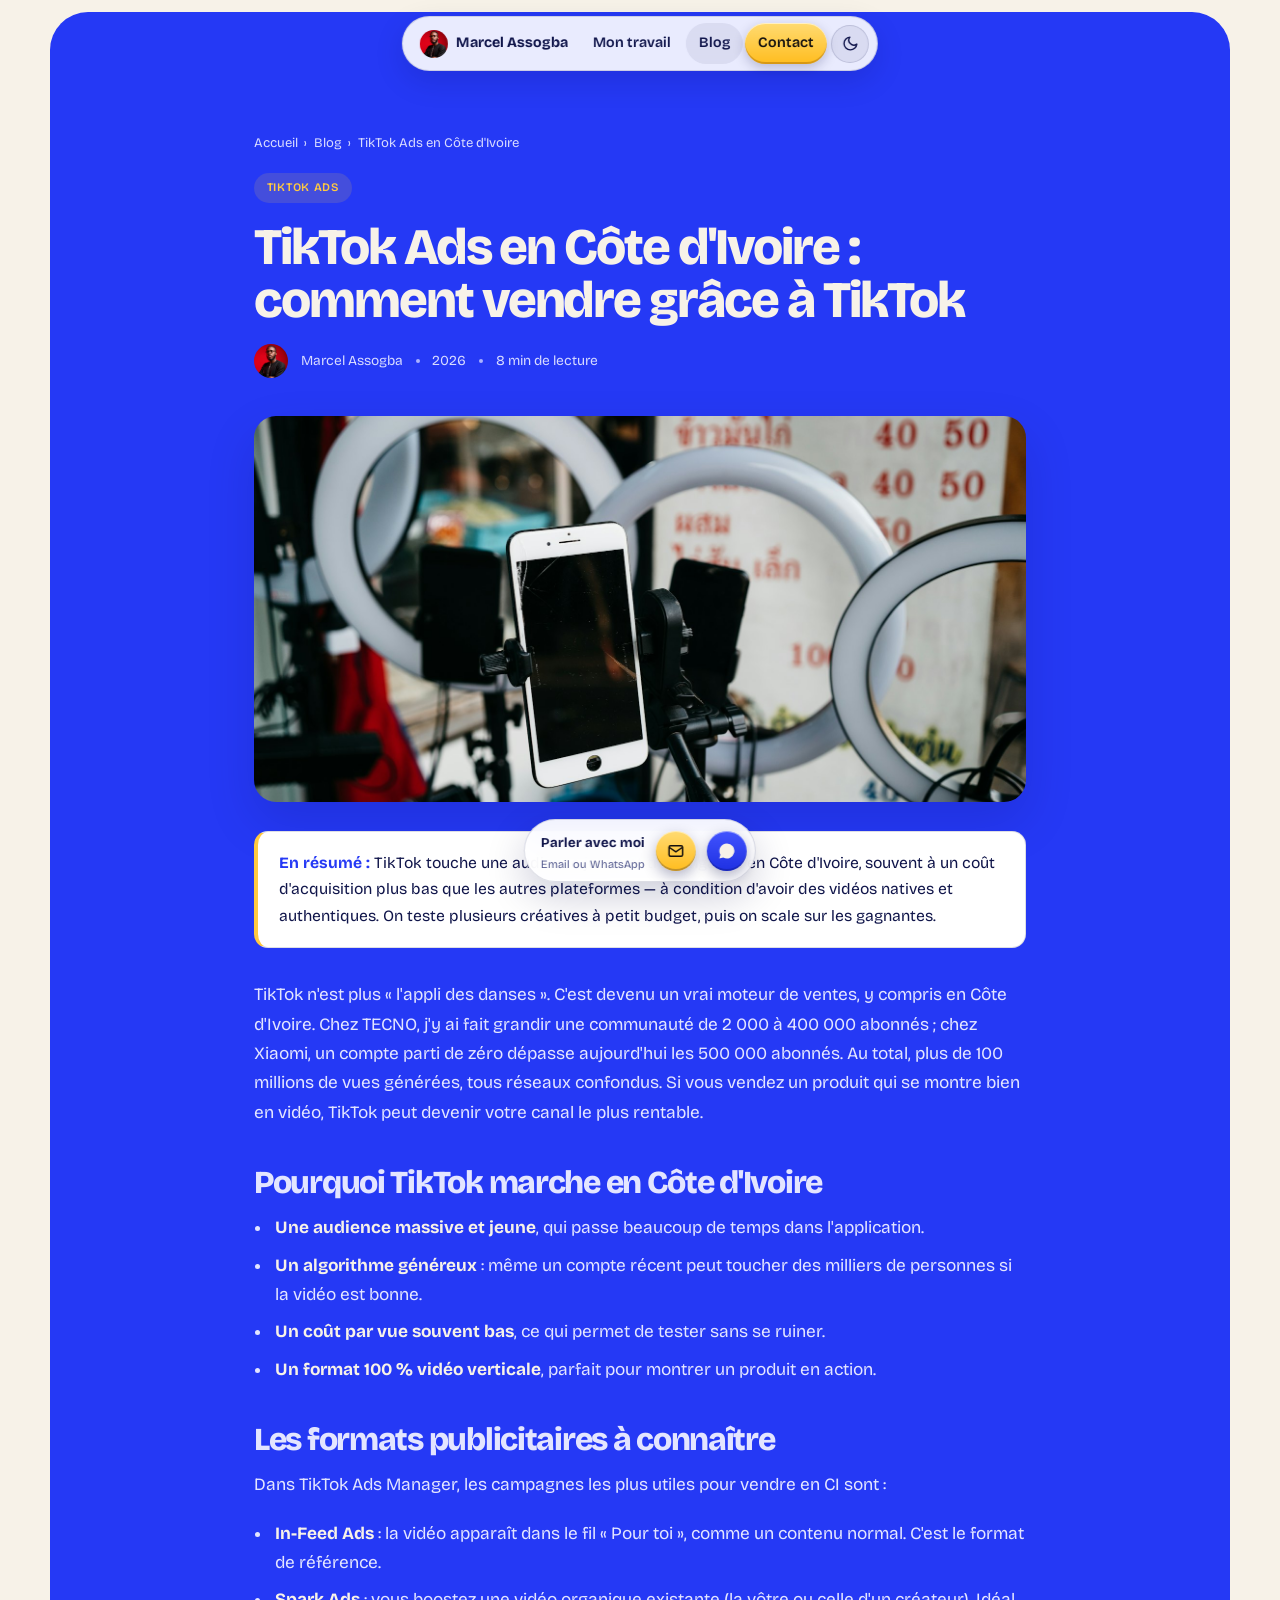
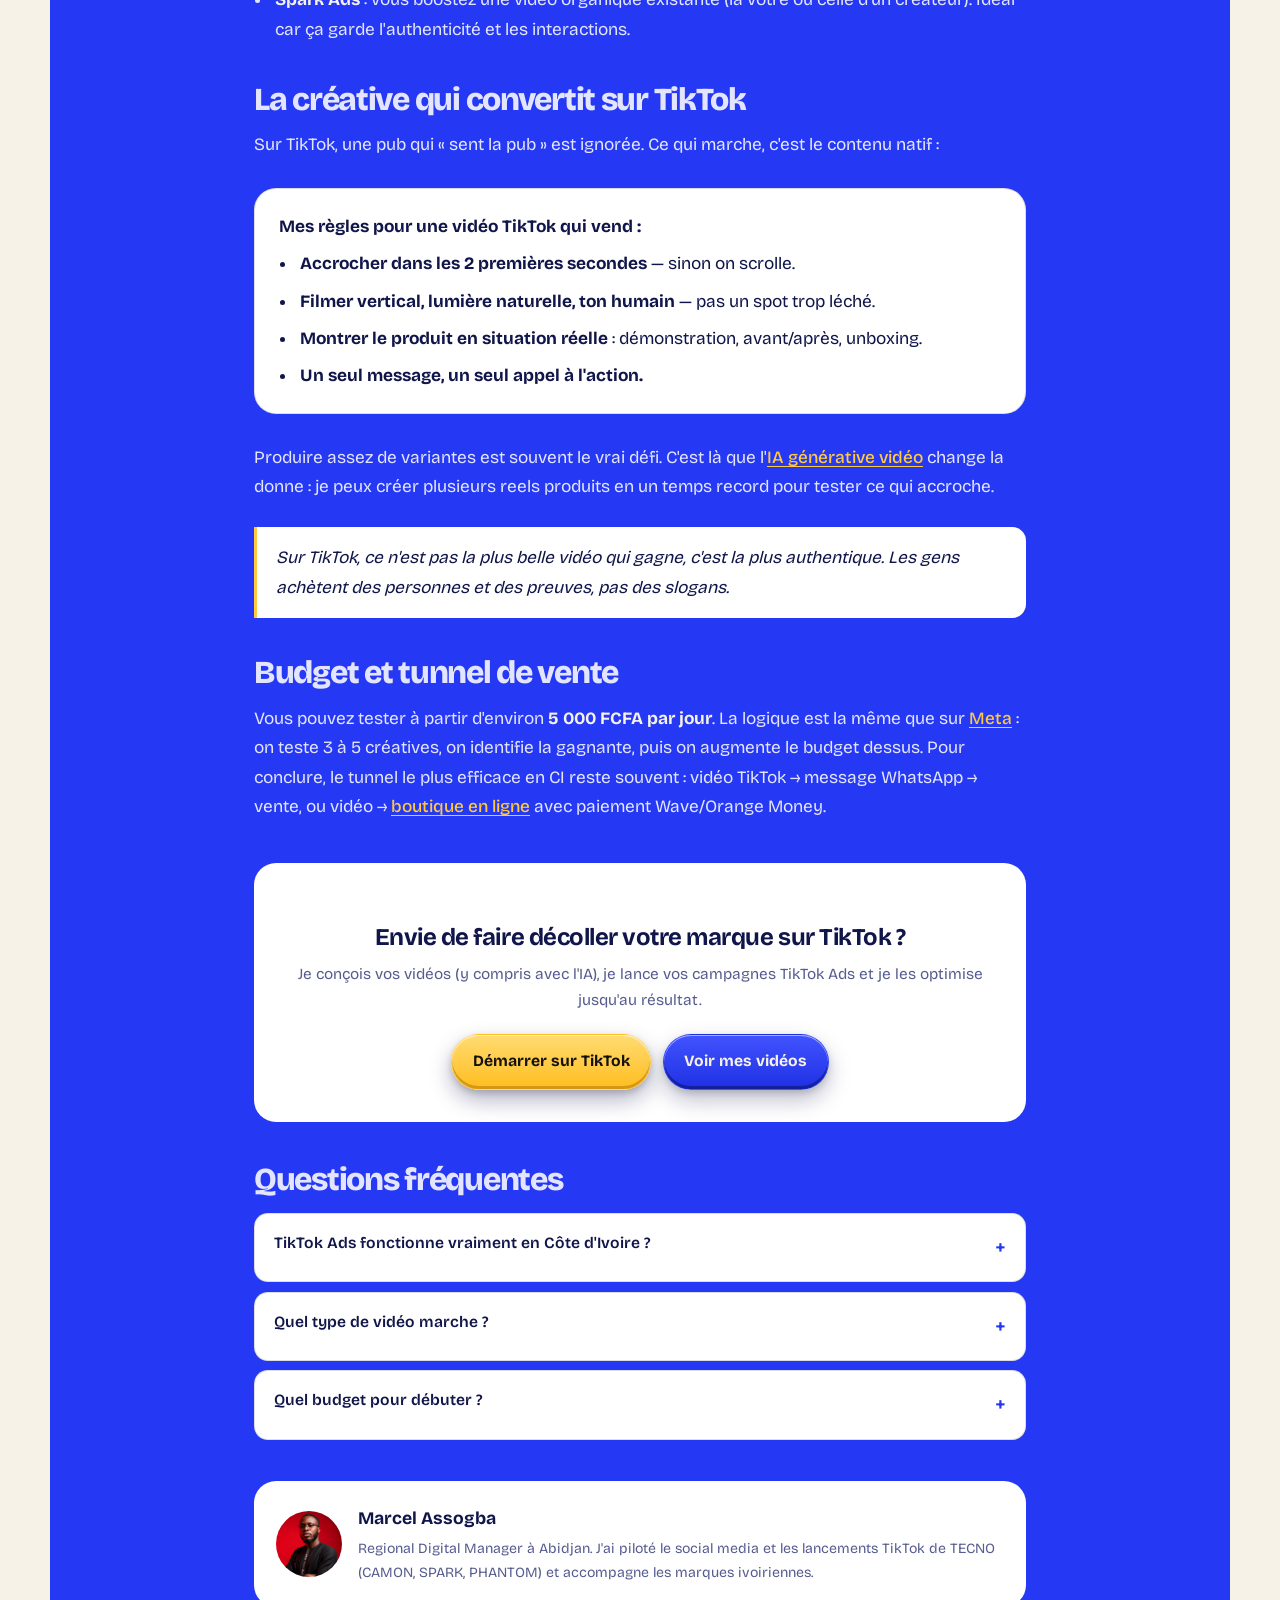
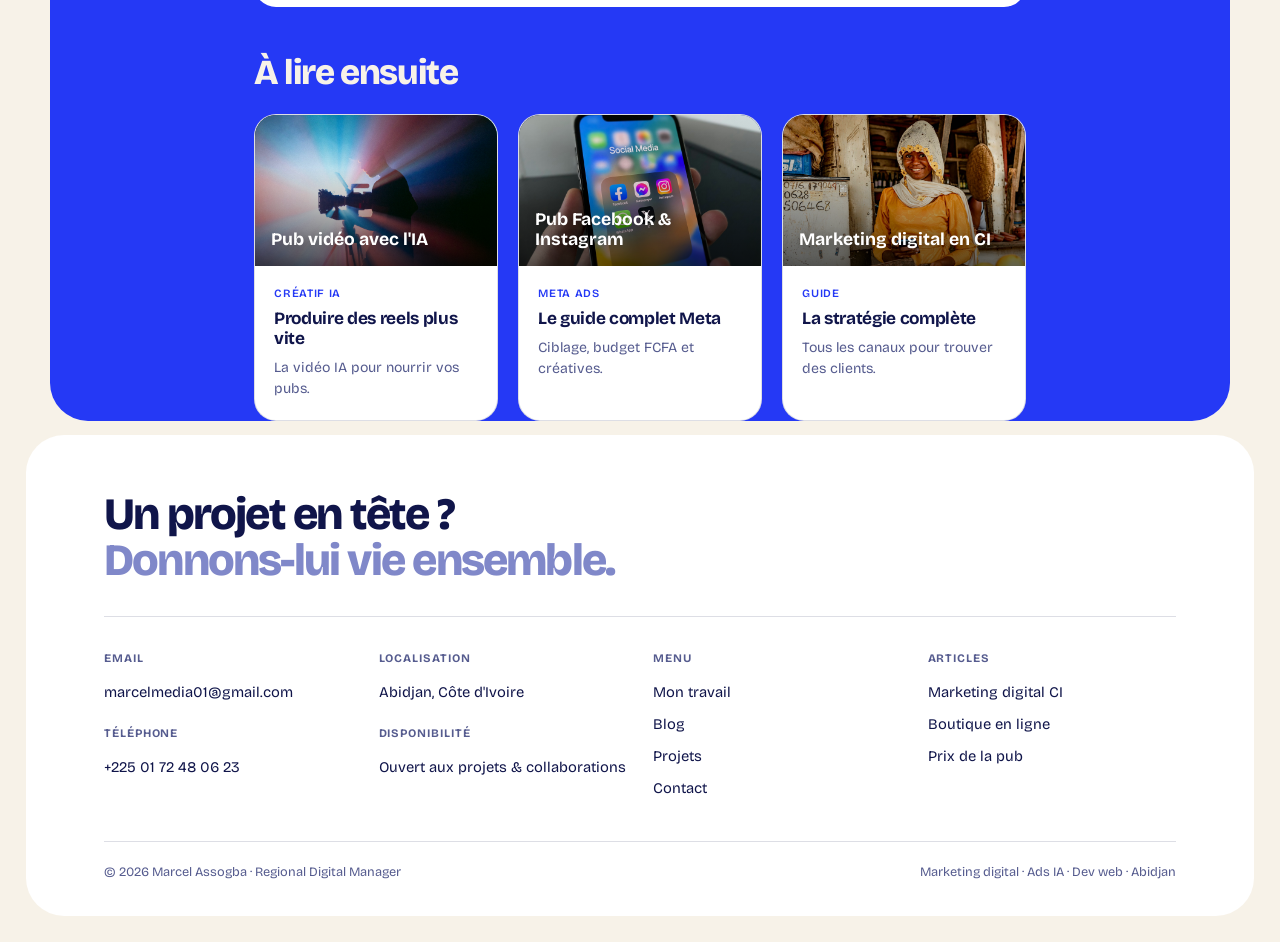
<file: tiktok-ads-cote-divoire.html>
<!DOCTYPE html>
<html lang="fr">
<head>
<meta charset="UTF-8">
<meta name="viewport" content="width=device-width, initial-scale=1.0">
<title>TikTok Ads en Côte d'Ivoire : comment vendre grâce à TikTok (2026)</title>
<meta name="description" content="Guide TikTok Ads pour la Côte d'Ivoire : formats publicitaires, créatives UGC et IA, budget de départ en FCFA et tunnel de vente. Par Marcel Assogba, Abidjan.">
<meta name="keywords" content="tiktok ads côte d'ivoire, publicité tiktok abidjan, vendre sur tiktok côte d'ivoire, pub tiktok ci, tiktok for business afrique, créatives tiktok">
<meta name="author" content="Marcel Assogba">
<meta name="robots" content="index, follow, max-image-preview:large, max-snippet:-1">
<link rel="canonical" href="https://www.marcelassogba.com/tiktok-ads-cote-divoire">
<meta name="theme-color" content="#2539F5">
<meta name="geo.region" content="CI-AB"><meta name="geo.placename" content="Abidjan, Côte d'Ivoire">
<meta property="og:type" content="article">
<meta property="og:site_name" content="Marcel Assogba">
<meta property="og:title" content="TikTok Ads en Côte d'Ivoire : comment vendre grâce à TikTok">
<meta property="og:description" content="Formats, créatives UGC & IA, budget de départ et tunnel de vente adapté au marché ivoirien.">
<meta property="og:url" content="https://www.marcelassogba.com/tiktok-ads-cote-divoire">
<meta property="og:locale" content="fr_FR">
<meta property="og:image" content="https://www.marcelassogba.com/images/blog/art-tiktok.jpg">
<meta property="article:published_time" content="2026-10-02">
<meta name="twitter:card" content="summary_large_image">
<meta name="twitter:title" content="TikTok Ads en Côte d'Ivoire : comment vendre grâce à TikTok">
<meta name="twitter:description" content="Formats, créatives UGC & IA et budget pour vendre sur TikTok en CI.">
<meta name="twitter:image" content="https://www.marcelassogba.com/images/blog/art-tiktok.jpg">
<link rel="icon" type="image/png" href="img/favicon.png?v=3">
<link rel="manifest" href="/manifest.json">
<link rel="preconnect" href="https://fonts.googleapis.com"><link rel="preconnect" href="https://fonts.gstatic.com" crossorigin><link href="https://fonts.googleapis.com/css2?family=Bricolage+Grotesque:opsz,wght@12..96,400..800&display=swap" rel="stylesheet">
<script src="/js/theme.js"></script>
<script src="/js/cursor.js" defer></script>
<link rel="stylesheet" href="/css/blog.css">
<script type="application/ld+json">
{
 "@context":"https://schema.org",
 "@graph":[
  {"@type":"Article","headline":"TikTok Ads en Côte d'Ivoire : comment vendre grâce à TikTok (2026)","description":"Formats publicitaires, créatives UGC et IA, budget de départ en FCFA et tunnel de vente pour réussir sur TikTok en Côte d'Ivoire.","inLanguage":"fr","datePublished":"2026-10-02","dateModified":"2026-10-02","image":"https://www.marcelassogba.com/images/blog/art-tiktok.jpg","mainEntityOfPage":"https://www.marcelassogba.com/tiktok-ads-cote-divoire","author":{"@type":"Person","name":"Marcel Assogba","url":"https://www.marcelassogba.com/","jobTitle":"Regional Digital Manager"},"publisher":{"@type":"Person","name":"Marcel Assogba"}},
  {"@type":"BreadcrumbList","itemListElement":[
   {"@type":"ListItem","position":1,"name":"Accueil","item":"https://www.marcelassogba.com/"},
   {"@type":"ListItem","position":2,"name":"Blog","item":"https://www.marcelassogba.com/blog"},
   {"@type":"ListItem","position":3,"name":"TikTok Ads en Côte d'Ivoire","item":"https://www.marcelassogba.com/tiktok-ads-cote-divoire"}
  ]},
  {"@type":"FAQPage","mainEntity":[
   {"@type":"Question","name":"TikTok Ads fonctionne-t-il vraiment en Côte d'Ivoire ?","acceptedAnswer":{"@type":"Answer","text":"Oui. TikTok a une audience jeune et très active en Côte d'Ivoire, avec un coût d'acquisition souvent plus bas que d'autres plateformes quand la créative est bonne. C'est particulièrement efficace pour les produits qui se montrent bien en vidéo."}},
   {"@type":"Question","name":"Quel type de vidéo marche sur TikTok ?","acceptedAnswer":{"@type":"Answer","text":"Les vidéos natives, authentiques, qui ne ressemblent pas à une pub : démonstrations, avant/après, témoignages, UGC. Le ton doit être proche de ce que les gens regardent naturellement sur la plateforme."}},
   {"@type":"Question","name":"Quel budget pour débuter sur TikTok Ads ?","acceptedAnswer":{"@type":"Answer","text":"On peut tester à partir d'environ 5 000 FCFA par jour. Comme sur Meta, l'essentiel est de tester plusieurs créatives et d'augmenter le budget seulement sur celles qui génèrent des ventes ou des messages."}}
  ]}
 ]
}
</script>
</head>
<body>

<nav class="nav">
  <a href="/" class="brand"><img src="/images/marcel-portrait.jpg" alt="Marcel Assogba"> Marcel Assogba</a>
  <div class="links" id="navlinks">
    <a href="/mon-travail">Mon travail</a>
    <a href="/blog" class="on">Blog</a>
    <a href="/mon-travail#contact" class="cta">Contact</a>
  </div>
  <button class="theme-btn" type="button" data-theme-toggle aria-label="Passer au thème sombre" aria-pressed="false"><svg class="i-moon" viewBox="0 0 24 24" fill="none" stroke="currentColor" stroke-width="2" stroke-linecap="round" stroke-linejoin="round"><path d="M21 12.8A9 9 0 1 1 11.2 3a7 7 0 0 0 9.8 9.8z"/></svg><svg class="i-sun" viewBox="0 0 24 24" fill="none" stroke="currentColor" stroke-width="2" stroke-linecap="round" stroke-linejoin="round"><circle cx="12" cy="12" r="4"/><path d="M12 2v2M12 20v2M4.9 4.9l1.4 1.4M17.7 17.7l1.4 1.4M2 12h2M20 12h2M4.9 19.1l1.4-1.4M17.7 6.3l1.4-1.4"/></svg></button>
  <button class="burger" id="burger" aria-label="Menu"><span></span></button>
</nav>

<div class="contact-pill">
  <div><b>Parler avec moi</b><small>Email ou WhatsApp</small></div>
  <a class="ic mail" href="mailto:marcelmedia01@gmail.com" aria-label="Email"><svg viewBox="0 0 24 24" fill="none" stroke="currentColor" stroke-width="2"><rect x="3" y="5" width="18" height="14" rx="2"/><path d="m3 7 9 6 9-6"/></svg></a>
  <a class="ic wa" href="https://wa.me/2250172480623" target="_blank" rel="noopener" aria-label="WhatsApp"><svg viewBox="0 0 24 24" fill="currentColor"><path d="M17.5 14.4c-.3-.2-1.7-.9-2-1-.3-.1-.4-.1-.6.1-.2.3-.6.9-.8 1.1-.1.2-.3.2-.5.1-.3-.1-1.2-.5-2.3-1.4-.9-.8-1.4-1.7-1.6-2-.2-.3 0-.4.1-.6l.4-.5c.1-.2.2-.3.3-.5 0-.2 0-.4-.1-.5l-.8-2c-.2-.5-.4-.4-.6-.4h-.5c-.2 0-.5.1-.7.3-.3.3-1 .9-1 2.3s1 2.7 1.2 2.9c.1.2 2 3.1 4.9 4.3.7.3 1.2.5 1.6.6.7.2 1.3.2 1.8.1.5-.1 1.7-.7 1.9-1.4.2-.6.2-1.2.2-1.3-.1-.1-.3-.2-.6-.3M12 2a10 10 0 0 0-8.6 15l-1.4 5 5.2-1.3A10 10 0 1 0 12 2"/></svg></a>
</div>

<div class="shell">
  <article>
    <div class="wrap">
      <nav class="crumb"><a href="/">Accueil</a><span>›</span><a href="/blog">Blog</a><span>›</span>TikTok Ads en Côte d'Ivoire</nav>
      <header class="post-head">
        <span class="chip">TikTok Ads</span>
        <h1>TikTok Ads en Côte d'Ivoire : comment vendre grâce à TikTok</h1>
        <div class="post-meta"><img src="/images/marcel-portrait.jpg" alt="Marcel Assogba"><span>Marcel Assogba</span><span class="dot"></span><span>2026</span><span class="dot"></span><span>8 min de lecture</span></div>
      </header>
      <div class="post-cover"><img src="/images/blog/art-tiktok.jpg" alt="Smartphone sur trépied avec anneaux lumineux pour tourner une vidéo TikTok"></div>

      <div class="post-body">
        <div class="tldr"><b>En résumé :</b> TikTok touche une audience jeune et très engagée en Côte d'Ivoire, souvent à un coût d'acquisition plus bas que les autres plateformes — à condition d'avoir des vidéos natives et authentiques. On teste plusieurs créatives à petit budget, puis on scale sur les gagnantes.</div>

        <p>TikTok n'est plus « l'appli des danses ». C'est devenu un vrai moteur de ventes, y compris en Côte d'Ivoire. Chez TECNO, j'y ai fait grandir une communauté de 2 000 à 400 000 abonnés ; chez Xiaomi, un compte parti de zéro dépasse aujourd'hui les 500 000 abonnés. Au total, plus de 100 millions de vues générées, tous réseaux confondus. Si vous vendez un produit qui se montre bien en vidéo, TikTok peut devenir votre canal le plus rentable.</p>

        <h2>Pourquoi TikTok marche en Côte d'Ivoire</h2>
        <ul>
          <li><strong>Une audience massive et jeune</strong>, qui passe beaucoup de temps dans l'application.</li>
          <li><strong>Un algorithme généreux</strong> : même un compte récent peut toucher des milliers de personnes si la vidéo est bonne.</li>
          <li><strong>Un coût par vue souvent bas</strong>, ce qui permet de tester sans se ruiner.</li>
          <li><strong>Un format 100 % vidéo verticale</strong>, parfait pour montrer un produit en action.</li>
        </ul>

        <h2>Les formats publicitaires à connaître</h2>
        <p>Dans TikTok Ads Manager, les campagnes les plus utiles pour vendre en CI sont :</p>
        <ul>
          <li><strong>In-Feed Ads</strong> : la vidéo apparaît dans le fil « Pour toi », comme un contenu normal. C'est le format de référence.</li>
          <li><strong>Spark Ads</strong> : vous boostez une vidéo organique existante (la vôtre ou celle d'un créateur). Idéal car ça garde l'authenticité et les interactions.</li>
        </ul>

        <h2>La créative qui convertit sur TikTok</h2>
        <p>Sur TikTok, une pub qui « sent la pub » est ignorée. Ce qui marche, c'est le contenu natif :</p>
        <div class="key-box"><b>Mes règles pour une vidéo TikTok qui vend :</b>
        <ul>
          <li><strong>Accrocher dans les 2 premières secondes</strong> — sinon on scrolle.</li>
          <li><strong>Filmer vertical, lumière naturelle, ton humain</strong> — pas un spot trop léché.</li>
          <li><strong>Montrer le produit en situation réelle</strong> : démonstration, avant/après, unboxing.</li>
          <li><strong>Un seul message, un seul appel à l'action.</strong></li>
        </ul></div>
        <p>Produire assez de variantes est souvent le vrai défi. C'est là que l'<a href="/publicite-video-ia-cote-divoire">IA générative vidéo</a> change la donne : je peux créer plusieurs reels produits en un temps record pour tester ce qui accroche.</p>

        <blockquote>Sur TikTok, ce n'est pas la plus belle vidéo qui gagne, c'est la plus authentique. Les gens achètent des personnes et des preuves, pas des slogans.</blockquote>

        <h2>Budget et tunnel de vente</h2>
        <p>Vous pouvez tester à partir d'environ <strong>5 000 FCFA par jour</strong>. La logique est la même que sur <a href="/publicite-facebook-instagram-cote-divoire">Meta</a> : on teste 3 à 5 créatives, on identifie la gagnante, puis on augmente le budget dessus. Pour conclure, le tunnel le plus efficace en CI reste souvent : vidéo TikTok → message WhatsApp → vente, ou vidéo → <a href="/creer-boutique-en-ligne-cote-divoire">boutique en ligne</a> avec paiement Wave/Orange Money.</p>

        <div class="cta-box">
          <h3>Envie de faire décoller votre marque sur TikTok ?</h3>
          <p>Je conçois vos vidéos (y compris avec l'IA), je lance vos campagnes TikTok Ads et je les optimise jusqu'au résultat.</p>
          <div class="btns">
            <a class="btn btn-accent" href="https://wa.me/2250172480623" target="_blank" rel="noopener">Démarrer sur TikTok</a>
            <a class="btn btn-light" href="/mon-travail">Voir mes vidéos</a>
          </div>
        </div>

        <div class="post-faq">
          <h2>Questions fréquentes</h2>
          <details class="acc"><summary>TikTok Ads fonctionne vraiment en Côte d'Ivoire ?</summary><div class="a">Oui, avec une audience jeune et active et un coût d'acquisition souvent bas quand la créative est bonne. Très efficace pour les produits qui se montrent en vidéo.</div></details>
          <details class="acc"><summary>Quel type de vidéo marche ?</summary><div class="a">Les vidéos natives et authentiques : démonstrations, avant/après, témoignages, UGC. Le ton doit ressembler à ce que les gens regardent naturellement.</div></details>
          <details class="acc"><summary>Quel budget pour débuter ?</summary><div class="a">À partir d'environ 5 000 FCFA/jour. Testez plusieurs créatives et augmentez seulement sur celles qui génèrent ventes ou messages.</div></details>
        </div>

        <div class="author"><img src="/images/marcel-portrait.jpg" alt="Marcel Assogba"><div><b>Marcel Assogba</b><p>Regional Digital Manager à Abidjan. J'ai piloté le social media et les lancements TikTok de TECNO (CAMON, SPARK, PHANTOM) et accompagne les marques ivoiriennes.</p></div></div>
      </div>

      <h2 class="sec-title" style="margin-top:3rem">À lire ensuite</h2>
      <div class="cards">
        <a class="card g6" href="/publicite-video-ia-cote-divoire"><div class="thumb"><img class="ph" src="/images/blog/art-video-ia.jpg" alt="Caméra sur trépied en plein tournage d'un spot publicitaire" loading="lazy"><span>Pub vidéo avec l'IA</span></div><div class="body"><div class="cat">Créatif IA</div><h3>Produire des reels plus vite</h3><p>La vidéo IA pour nourrir vos pubs.</p></div></a>
        <a class="card g2" href="/publicite-facebook-instagram-cote-divoire"><div class="thumb"><img class="ph" src="/images/blog/art-meta.jpg" alt="Smartphone affichant les applications Facebook, Instagram et WhatsApp" loading="lazy"><span>Pub Facebook &amp; Instagram</span></div><div class="body"><div class="cat">Meta Ads</div><h3>Le guide complet Meta</h3><p>Ciblage, budget FCFA et créatives.</p></div></a>
        <a class="card" href="/marketing-digital-cote-divoire"><div class="thumb"><img class="ph" src="/images/blog/art-marketing.jpg" alt="Commerçante ivoirienne qui utilise son smartphone pour vendre en ligne" loading="lazy"><span>Marketing digital en CI</span></div><div class="body"><div class="cat">Guide</div><h3>La stratégie complète</h3><p>Tous les canaux pour trouver des clients.</p></div></a>
      </div>
    </div>
  </article>
</div>

<footer class="footer">
  <div class="wrap-wide">
    <h2>Un projet en tête ?<br><span class="dim">Donnons-lui vie ensemble.</span></h2>
    <div class="footer-cols">
      <div><h5>Email</h5><a href="mailto:marcelmedia01@gmail.com">marcelmedia01@gmail.com</a><h5 style="margin-top:1.2rem">Téléphone</h5><a href="https://wa.me/2250172480623" target="_blank" rel="noopener">+225 01 72 48 06 23</a></div>
      <div><h5>Localisation</h5><p>Abidjan, Côte d'Ivoire</p><h5 style="margin-top:1.2rem">Disponibilité</h5><p>Ouvert aux projets &amp; collaborations</p></div>
      <div><h5>Menu</h5><a href="/mon-travail">Mon travail</a><a href="/blog">Blog</a><a href="/mon-travail#projets">Projets</a><a href="/mon-travail#contact">Contact</a></div>
      <div><h5>Articles</h5><a href="/marketing-digital-cote-divoire">Marketing digital CI</a><a href="/creer-boutique-en-ligne-cote-divoire">Boutique en ligne</a><a href="/prix-publicite-en-ligne-cote-divoire">Prix de la pub</a></div>
    </div>
    <div class="footer-bottom"><span>© 2026 Marcel Assogba · Regional Digital Manager</span><span>Marketing digital · Ads IA · Dev web · Abidjan</span></div>
  </div>
</footer>

<script>
const burger=document.getElementById('burger'),navlinks=document.getElementById('navlinks');
burger.addEventListener('click',()=>navlinks.classList.toggle('on'));
</script>
</body>
</html>
</file>
<file: css/blog.css>
/* ===== Blog Marcel Assogba — feuille de style partagée ===== */
*,*::before,*::after{margin:0;padding:0;box-sizing:border-box}
:root{
  --page:#F7F2E8;--paper:#2539F5;--paper2:#ffffff;--black:#ffffff;--ink:#F7F2E8;--soft:#e3e5ff;
  --accent:#FFC940;--on-accent:#14110f;--cream:#F7F2E8;--dark:#10154a;
  --taupe:#aab2ff;--muted:#d8dbff;--muted-d:#b9bfff;
  --accent-t:var(--accent);  /* accent en texte (bleu sur surfaces blanches) */
  --chip:rgba(247,242,232,.14);--inv:#10154a;--ic-bg:#F7F2E8;--ic-fg:#2539F5;
  --bl-1:#ffffff;--bl-2:#e9e3d6;--bl-fg:#10154a;--bl-edge:rgba(90,80,60,.35);
  --gh-1:rgba(255,255,255,.16);--gh-2:rgba(255,255,255,.03);
  --line:rgba(247,242,232,.2);--line-d:rgba(247,242,232,.16);
  --r:22px;--r-lg:38px;--head:'Bricolage Grotesque','Inter',sans-serif;--body:'Bricolage Grotesque','Inter',sans-serif;
  --ease:cubic-bezier(.22,1,.36,1);
}
html{scroll-behavior:smooth}
body{font-family:var(--body);font-optical-sizing:auto;background:var(--page);color:var(--ink);line-height:1.7;-webkit-font-smoothing:antialiased;padding:12px}
img{max-width:100%;display:block}
a{color:inherit}
.shell{background:var(--paper);border-radius:var(--r-lg);overflow:clip;max-width:1180px;margin:0 auto}
.wrap{max-width:820px;margin:0 auto;padding:0 24px}
.wrap-wide{max-width:1120px;margin:0 auto;padding:0 24px}
h1,h2,h3,h4{font-family:var(--head);font-weight:800;letter-spacing:-.04em;line-height:1.04}
h3,h4{font-weight:700;letter-spacing:-.02em;line-height:1.14}
.accent{color:var(--accent-t)}

/* surfaces blanches : variables locales */
.nav,.contact-pill,.cta-box,.footer,.tldr,.acc,.card,.key-box,.author,.post-body blockquote{--ink:#10154a;--soft:#2b3170;--muted:#565c8f;--muted-d:#565c8f;--taupe:#8088c9;--accent-t:#2539F5;--line:rgba(16,21,74,.14);--line-d:rgba(16,21,74,.14);--chip:rgba(16,21,74,.07);--inv:#fff;--ic-bg:#2539F5;--ic-fg:#F7F2E8;--bl-1:#4254ff;--bl-2:#1e30e2;--bl-fg:#F7F2E8;--bl-edge:rgba(5,10,70,.45);--gh-1:rgba(16,21,74,.02);--gh-2:rgba(16,21,74,.09);color:var(--ink)}

/* NAV */
.nav{position:fixed;top:16px;left:50%;transform:translateX(-50%);z-index:200;display:flex;width:max-content;align-items:center;gap:.3rem;
  background:rgba(255,255,255,.9);backdrop-filter:blur(16px);border:1px solid var(--line);border-radius:99px;
  padding:.4rem .5rem .4rem .55rem;box-shadow:0 10px 30px rgba(5,10,70,.14);max-width:calc(100% - 20px)}
.nav .brand{display:flex;align-items:center;gap:.5rem;padding:.2rem .5rem;font-weight:700;text-decoration:none;font-size:.9rem;white-space:nowrap}
.nav .brand img{width:28px;height:28px;border-radius:50%;object-fit:cover}
.nav .links{display:flex;align-items:center;gap:.1rem}
.nav .links a{padding:.5rem .8rem;border-radius:99px;font-size:.9rem;font-weight:600;color:var(--ink);text-decoration:none;transition:.2s}
.nav .links a{white-space:nowrap}
.nav .links a:hover,.nav .links a.on{background:var(--chip)}
.nav .links a.cta{background:linear-gradient(180deg,#ffdb72,#ffbd1f);color:var(--on-accent);box-shadow:inset 0 1px 0 rgba(255,255,255,.6),inset 0 -2px 0 rgba(150,92,0,.38),0 4px 12px rgba(5,10,70,.22)}
.nav .links a.cta:hover{filter:brightness(1.05)}
.nav .burger{display:none;width:38px;height:38px;border-radius:50%;border:1px solid var(--line);background:transparent;align-items:center;justify-content:center;cursor:pointer}
.nav .burger span,.nav .burger span::before,.nav .burger span::after{content:'';display:block;width:16px;height:2px;background:var(--ink);border-radius:2px;transition:.3s}
.nav .burger span::before{transform:translateY(-5px)}.nav .burger span::after{transform:translateY(3px)}

/* buttons */
.btn{display:inline-flex;align-items:center;gap:.6rem;font-family:var(--body);font-weight:700;font-size:.98rem;
  padding:.85rem 1.3rem;border-radius:99px;cursor:pointer;border:1px solid transparent;text-decoration:none;
  transition:transform .22s var(--ease),box-shadow .25s var(--ease)}
.btn svg{width:15px;height:15px}
.btn-accent{background:linear-gradient(180deg,#ffdb72 0%,#ffbd1f 100%);color:var(--on-accent);
  box-shadow:inset 0 1px 0 rgba(255,255,255,.65),inset 0 -3px 0 rgba(150,92,0,.4),0 10px 22px rgba(5,10,70,.3),0 3px 6px rgba(0,0,0,.16)}
.btn-accent:hover{transform:translateY(-3px);filter:brightness(1.04);box-shadow:inset 0 1px 0 rgba(255,255,255,.7),inset 0 -3px 0 rgba(150,92,0,.4),0 18px 36px rgba(5,10,70,.4),0 5px 10px rgba(0,0,0,.2)}
.btn-accent:active{transform:translateY(2px) scale(.99);box-shadow:inset 0 3px 7px rgba(150,92,0,.55),0 3px 8px rgba(5,10,70,.25)}
.btn-light{background:linear-gradient(180deg,var(--bl-1),var(--bl-2));color:var(--bl-fg);border-color:transparent;
  box-shadow:inset 0 1px 0 rgba(255,255,255,.55),inset 0 -3px 0 var(--bl-edge),0 10px 22px rgba(5,10,70,.26),0 3px 6px rgba(0,0,0,.14)}
.btn-light:hover{transform:translateY(-3px);filter:brightness(1.04);box-shadow:inset 0 1px 0 rgba(255,255,255,.6),inset 0 -3px 0 var(--bl-edge),0 18px 36px rgba(5,10,70,.36),0 5px 10px rgba(0,0,0,.18)}
.btn-light:active{transform:translateY(2px) scale(.99);box-shadow:inset 0 3px 7px var(--bl-edge),0 3px 8px rgba(5,10,70,.2)}
.btn-dark,.btn-ghost-d{background:linear-gradient(180deg,var(--gh-1),var(--gh-2));color:var(--ink);border-color:var(--ink);
  box-shadow:inset 0 1px 0 rgba(255,255,255,.28),inset 0 -2px 0 rgba(5,10,70,.22),0 8px 20px rgba(5,10,70,.26)}
.btn-dark:hover,.btn-ghost-d:hover{transform:translateY(-3px);background:var(--ink);color:var(--inv);box-shadow:inset 0 -3px 0 rgba(5,10,70,.25),0 16px 32px rgba(5,10,70,.36)}
.btn-dark:active,.btn-ghost-d:active{transform:translateY(2px) scale(.99);box-shadow:inset 0 3px 7px rgba(5,10,70,.35)}

/* BREADCRUMB */
.crumb{padding:120px 0 0;font-size:.82rem;color:var(--muted)}
.crumb a{color:var(--muted);text-decoration:none}
.crumb a:hover{color:var(--accent-t)}
.crumb span{margin:0 .4rem}

/* ARTICLE HEADER */
.post-head{padding:18px 0 10px}
.chip{display:inline-block;font-size:.72rem;font-weight:600;letter-spacing:.06em;text-transform:uppercase;
  color:var(--accent);background:rgba(255,201,64,.14);padding:.35rem .8rem;border-radius:99px;margin-bottom:1.1rem}
.post-head h1{font-size:clamp(2rem,5vw,3.2rem);margin-bottom:1rem}
.post-meta{display:flex;align-items:center;gap:.8rem;flex-wrap:wrap;color:var(--muted);font-size:.86rem}
.post-meta img{width:34px;height:34px;border-radius:50%;object-fit:cover}
.post-meta .dot{width:4px;height:4px;border-radius:50%;background:var(--taupe)}
.post-cover{border-radius:var(--r);overflow:hidden;margin:1.8rem 0;aspect-ratio:16/8;box-shadow:0 20px 50px rgba(5,10,70,.14)}
.post-cover img{width:100%;height:100%;object-fit:cover}
.post-cover.grad{background:linear-gradient(130deg,#0d1785,#1c2ddb 120%);display:flex;align-items:center;justify-content:center}
.post-cover .ic{font-family:var(--head);color:#fff;font-size:clamp(1.4rem,3.5vw,2.4rem);font-weight:800;padding:0 1rem;text-align:center;opacity:.95}

/* ARTICLE BODY */
.post-body{font-size:1.08rem;color:var(--soft)}
.post-body>p{margin:0 0 1.2rem}
.post-body h2{font-size:clamp(1.5rem,3.2vw,2rem);margin:2.4rem 0 .9rem}
.post-body h3{font-size:1.2rem;margin:1.8rem 0 .6rem}
.post-body ul,.post-body ol{margin:0 0 1.3rem 1.1rem;display:flex;flex-direction:column;gap:.5rem}
.post-body li{padding-left:.2rem}
.post-body a{color:var(--accent-t);text-decoration:underline;text-underline-offset:3px;font-weight:500}
.post-body strong{color:var(--ink)}
.post-body a.btn{text-decoration:none;font-weight:700}
.post-body a.card{color:var(--ink);text-decoration:none;font-weight:inherit}
.post-body a.btn-accent{color:var(--on-accent)}
.post-body a.btn-light{color:var(--bl-fg)}
.post-body a.btn-dark{color:var(--ink)}
.post-body a.btn-dark:hover{color:var(--inv)}
.post-body blockquote{border-left:3px solid var(--accent);background:var(--paper2);padding:1rem 1.2rem;border-radius:0 14px 14px 0;
  margin:1.6rem 0;font-style:italic;color:var(--ink)}
.key-box{background:var(--paper2);border:1px solid var(--line);border-radius:var(--r);padding:1.4rem 1.5rem;margin:1.8rem 0}
.key-box b{font-family:var(--head);font-weight:700;display:block;margin-bottom:.5rem}
.key-box ul{margin-bottom:0}
.tldr{background:var(--paper2);border:1px solid var(--line);border-left:4px solid var(--accent);border-radius:14px;padding:1.1rem 1.3rem;margin:0 0 2rem;font-size:.98rem}
.tldr b{color:var(--accent-t)}

/* CTA box */
.cta-box{background:var(--black);border-radius:var(--r);padding:2rem;margin:2.6rem 0;text-align:center}
.cta-box h3{font-size:1.5rem;margin-bottom:.6rem}
.cta-box p{color:var(--muted-d);margin-bottom:1.3rem;font-size:.96rem}
.cta-box .btns{display:flex;gap:.7rem;justify-content:center;flex-wrap:wrap}

/* FAQ */
.post-faq{margin:2.6rem 0}
.post-faq h2{margin-bottom:1rem}
.acc{border:1px solid var(--line);border-radius:14px;margin-bottom:.6rem;background:var(--paper2);overflow:hidden}
.acc summary{padding:1rem 1.2rem;cursor:pointer;font-weight:600;font-size:.98rem;list-style:none;display:flex;justify-content:space-between;gap:1rem}
.acc summary::-webkit-details-marker{display:none}
.acc summary::after{content:'+';color:var(--accent-t);font-size:1.3rem;transition:transform .3s}
.acc[open] summary::after{transform:rotate(45deg)}
.acc .a{padding:0 1.2rem 1.1rem;color:var(--muted);font-size:.94rem}

/* author */
.author{display:flex;gap:1rem;align-items:center;background:var(--paper2);border-radius:var(--r);padding:1.4rem;margin:2.4rem 0}
.author img{width:66px;height:66px;border-radius:50%;object-fit:cover;flex-shrink:0}
.author b{font-family:var(--head);font-weight:700;font-size:1.1rem}
.author p{font-size:.88rem;color:var(--muted);margin-top:.2rem}

/* related + index cards */
.sec-title{font-size:clamp(1.5rem,3.5vw,2.2rem);margin:0 0 1.4rem}
.cards{display:grid;grid-template-columns:repeat(3,1fr);gap:20px}
.card{display:flex;flex-direction:column;background:var(--paper2);border:1px solid var(--line);border-radius:var(--r);overflow:hidden;
  text-decoration:none;color:var(--ink);transition:transform .35s var(--ease),box-shadow .35s}
.card:hover{transform:translateY(-6px);box-shadow:0 18px 44px rgba(5,10,70,.14)}
.card .thumb{aspect-ratio:16/10;background:linear-gradient(130deg,#0d1785,#2539F5 130%);display:flex;align-items:flex-end;padding:1rem}
.card .thumb span{font-family:var(--head);color:#fff;font-size:1.1rem;font-weight:700;line-height:1.15;text-shadow:0 2px 10px rgba(0,0,0,.3)}
.card.g2 .thumb{background:linear-gradient(130deg,#101a30,#2f6bff 130%)}
.card.g3 .thumb{background:linear-gradient(130deg,#132a1a,#12b33f 130%)}
.card.g4 .thumb{background:linear-gradient(130deg,#2a1230,#a23dff 130%)}
.card.g5 .thumb{background:linear-gradient(130deg,#3a2a05,#FFC940 130%)}
.card.g6 .thumb{background:linear-gradient(130deg,#0f2226,#12c2c2 130%)}
.card .thumb{position:relative;overflow:hidden}
.card .thumb img.ph{position:absolute;inset:0;width:100%;height:100%;object-fit:cover;z-index:0}
.card .thumb::after{content:"";position:absolute;inset:0;background:linear-gradient(180deg,rgba(0,0,0,.05) 35%,rgba(0,0,0,.62));z-index:1}
.card .thumb span{position:relative;z-index:2}
.card:hover .thumb img.ph{transform:scale(1.05)}
.card .thumb img.ph{transition:transform .5s var(--ease)}
.card .body{padding:1.1rem 1.2rem 1.3rem}
.card .cat{font-size:.7rem;font-weight:600;letter-spacing:.06em;text-transform:uppercase;color:var(--accent-t)}
.card h3{font-size:1.08rem;margin:.4rem 0 .5rem}
.card p{font-size:.88rem;color:var(--muted);line-height:1.5}

/* blog index hero */
.blog-hero{padding:130px 0 20px}
.blog-hero .chip{margin-bottom:1rem}
.blog-hero h1{font-size:clamp(2.2rem,6vw,4rem);margin-bottom:1rem}
.blog-hero p{font-size:1.1rem;color:var(--muted);max-width:60ch}

/* FOOTER */
.footer{background:var(--black);border-radius:var(--r-lg);margin:14px;padding:56px 0 34px}
.footer h2{font-size:clamp(1.8rem,4vw,2.8rem);margin-bottom:2rem}
.footer .dim{color:var(--taupe)}
.footer-cols{display:grid;grid-template-columns:repeat(4,1fr);gap:26px;border-top:1px solid var(--line-d);padding-top:2rem}
.footer-cols h5{font-size:.72rem;text-transform:uppercase;letter-spacing:.08em;color:var(--muted-d);margin-bottom:.7rem}
.footer-cols a,.footer-cols p{display:block;font-size:.92rem;margin-bottom:.45rem;color:var(--ink);text-decoration:none}
.footer-cols a:hover{color:var(--accent-t)}
.footer-bottom{margin-top:2rem;padding-top:1.2rem;border-top:1px solid var(--line-d);color:var(--muted-d);font-size:.8rem;display:flex;justify-content:space-between;gap:1rem;flex-wrap:wrap}

/* reveal */
.reveal{opacity:0;transform:translateY(28px);transition:opacity .8s var(--ease),transform .8s var(--ease)}
.reveal.in{opacity:1;transform:none}
@media(prefers-reduced-motion:reduce){.reveal{opacity:1;transform:none}}

/* contact pill */
.contact-pill{position:fixed;bottom:18px;left:50%;transform:translateX(-50%);z-index:190;display:flex;align-items:center;gap:.7rem;
  background:rgba(255,255,255,.92);backdrop-filter:blur(16px);border:1px solid var(--line);border-radius:99px;padding:.45rem .5rem .45rem 1rem;
  box-shadow:0 14px 40px rgba(5,10,70,.2)}
.contact-pill b{font-size:.84rem}
.contact-pill small{display:block;font-size:.7rem;color:var(--muted)}
.contact-pill .ic{width:40px;height:40px;border-radius:50%;display:flex;align-items:center;justify-content:center}
.contact-pill .ic svg{width:18px;height:18px}
.contact-pill .ic{box-shadow:inset 0 1px 0 rgba(255,255,255,.45),inset 0 -2px 0 rgba(5,10,70,.25),0 5px 14px rgba(5,10,70,.3)}
.contact-pill .ic.mail{background:linear-gradient(180deg,#ffdb72,#ffbd1f);color:var(--on-accent)}
.contact-pill .ic.wa{background:linear-gradient(180deg,#4254ff,#1e30e2);color:#F7F2E8}

/* THÈME SOMBRE (bouton du header, mémorisé par js/theme.js) */
.theme-btn{width:38px;height:38px;flex-shrink:0;border-radius:50%;border:1px solid var(--line);background:var(--chip);color:var(--ink);
  display:flex;align-items:center;justify-content:center;cursor:pointer;transition:transform .25s var(--ease),background .25s}
.theme-btn:hover{transform:rotate(18deg) scale(1.06)}
.theme-btn svg{width:17px;height:17px}
.theme-btn .i-sun{display:none}
[data-theme="dark"] .theme-btn .i-sun{display:block}
[data-theme="dark"] .theme-btn .i-moon{display:none}
[data-theme="dark"]{
  --page:#05060c;--paper:#0b0d19;--paper2:#151829;--black:#151829;
  --taupe:#8f96c9;--muted:#b9bdd9;--muted-d:#a9aed0;--soft:#d9dbee;
  --line:rgba(247,242,232,.14);--line-d:rgba(247,242,232,.12);--ic-fg:#10154a;
}
[data-theme="dark"] :is(.nav,.contact-pill,.cta-box,.footer,.tldr,.acc,.card,.key-box,.author,.post-body blockquote){--ink:#F7F2E8;--soft:#d9dbee;--muted:#a9aed0;--muted-d:#a9aed0;--taupe:#8f96c9;--accent-t:#FFC940;
  --line:rgba(247,242,232,.12);--line-d:rgba(247,242,232,.12);--chip:rgba(247,242,232,.09);--inv:#10154a;
  --gh-1:rgba(255,255,255,.12);--gh-2:rgba(255,255,255,.02)}
[data-theme="dark"] .nav{background:rgba(21,24,41,.86)}
[data-theme="dark"] .contact-pill{background:rgba(21,24,41,.9)}
[data-theme="dark"] .nav .links.on{background:#151829}

/* RESPONSIVE */
@media(max-width:900px){
  .nav .links{display:none}
  .nav .links.on{display:flex;position:absolute;top:calc(100% + 10px);right:0;flex-direction:column;background:var(--black);
    border:1px solid var(--line);border-radius:18px;padding:.5rem;gap:.15rem;min-width:190px;box-shadow:0 16px 40px rgba(5,10,70,.16)}
  .nav .links.on a{width:100%}
  .nav .burger{display:flex}
  .cards{grid-template-columns:1fr 1fr}
  .footer-cols{grid-template-columns:1fr 1fr}
}
@media(max-width:600px){
  body{padding:6px}
  .wrap,.wrap-wide{padding:0 18px}
  .cards{grid-template-columns:1fr}
  .footer-cols{grid-template-columns:1fr}
  .crumb{padding-top:100px}
  .contact-pill b,.contact-pill small{display:none}
  .author{flex-direction:column;text-align:center}
}
</file>
